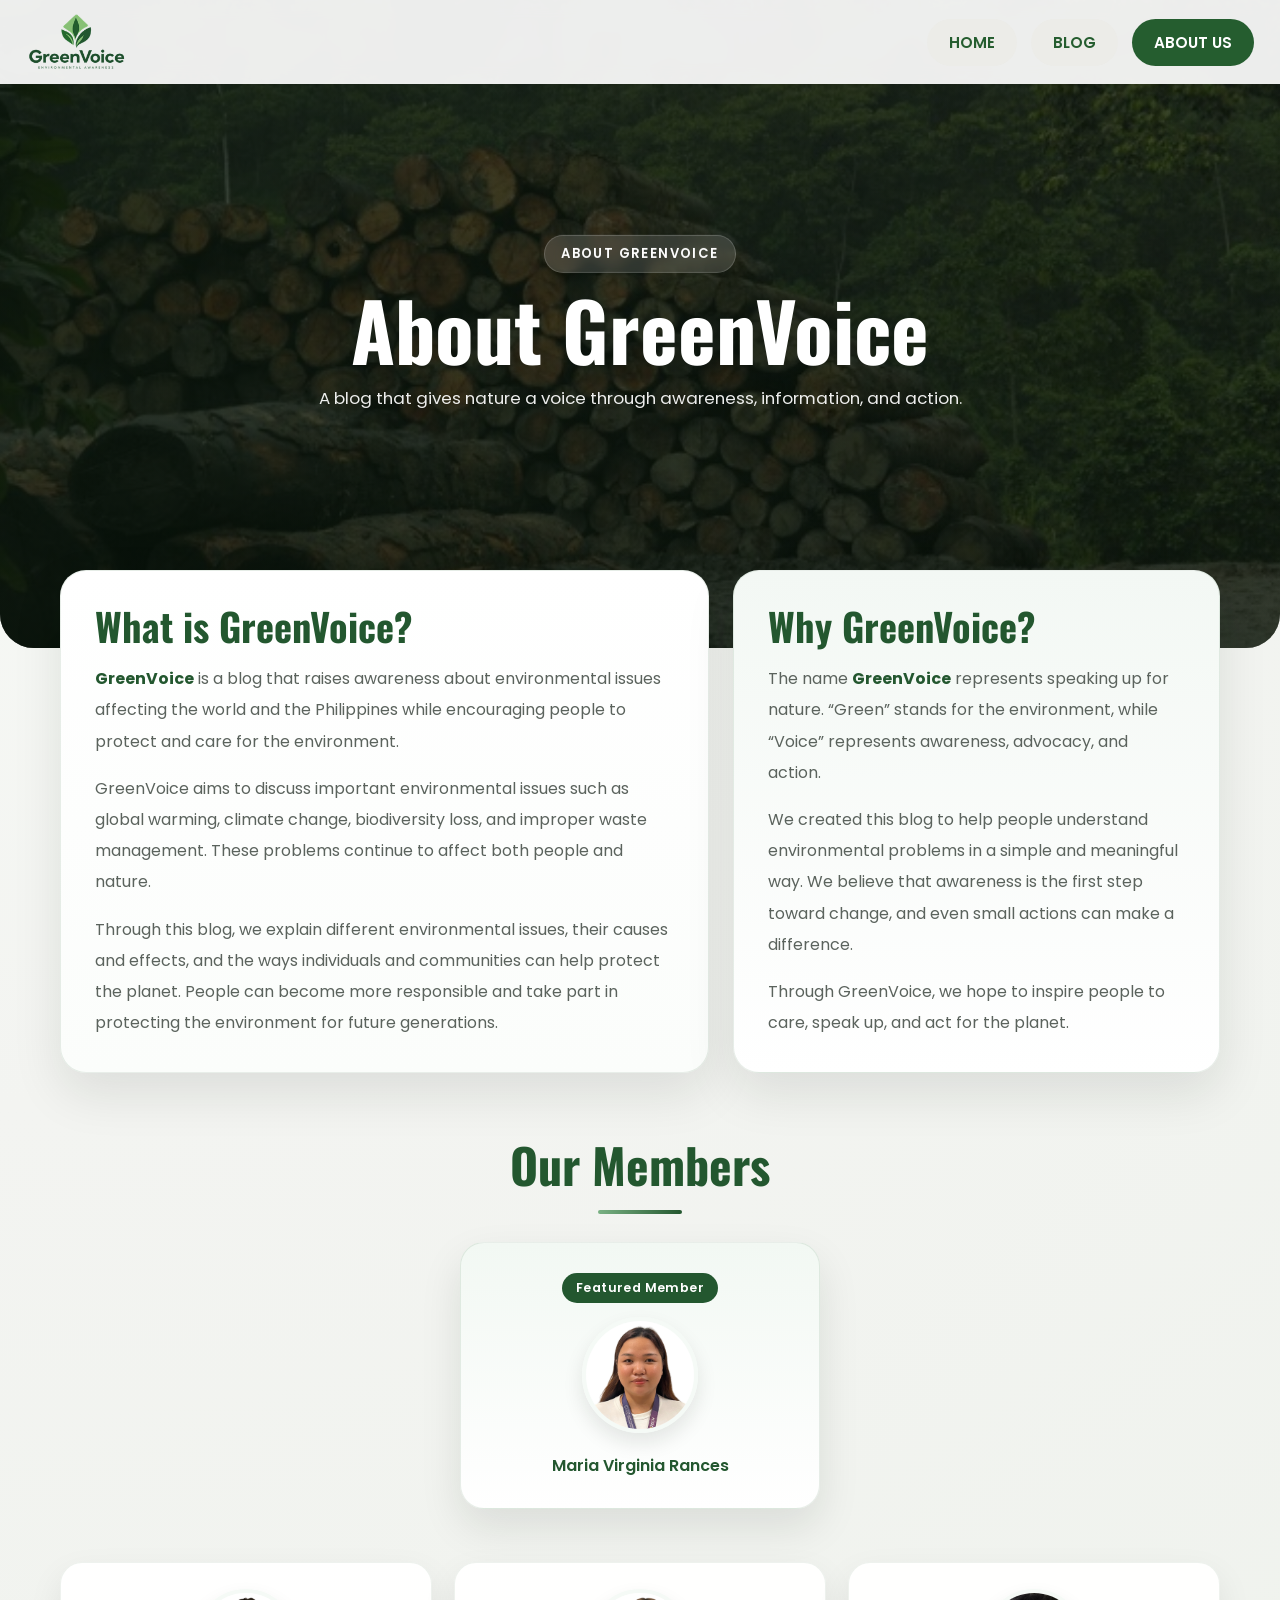
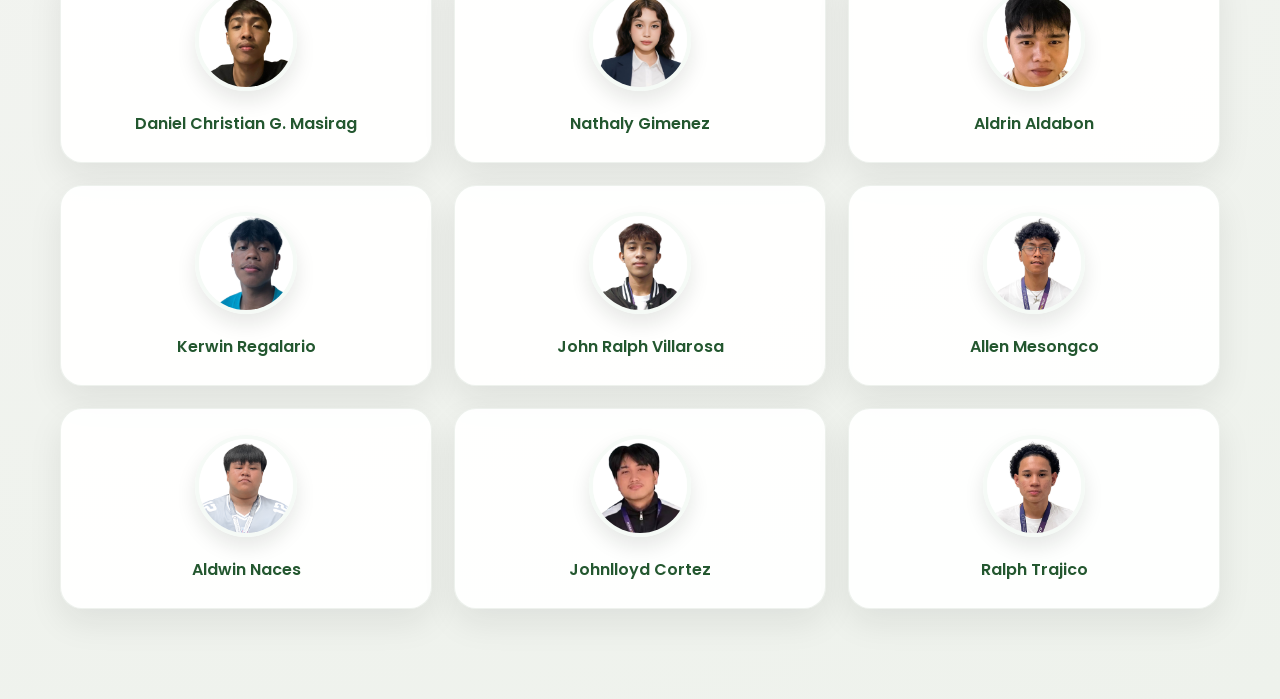
<file: BLOG/about.html>
<!DOCTYPE html>
<html lang="en">
<head>
  <meta charset="UTF-8" />
  <meta name="viewport" content="width=device-width, initial-scale=1.0" />
  <title>GreenVoice | About Us</title>

  <link rel="preconnect" href="https://fonts.googleapis.com">
  <link rel="preconnect" href="https://fonts.gstatic.com" crossorigin>
  <link href="https://fonts.googleapis.com/css2?family=Oswald:wght@400;500;600;700&family=Poppins:wght@300;400;500;600;700&display=swap" rel="stylesheet">
  <link rel="icon" href="favicon.ico" type="image/x-icon">
  <link rel="stylesheet" href="about.css" />
</head>
<style>
  .member-card a {
  text-decoration: none; /* Removes the blue underline */
  color: inherit; /* Ensures the text color matches the surrounding style */
}

.member-card a:hover h3 {
  text-decoration: none; /* Removes underline on hover */
}
</style>
<body>

  <!-- NAVBAR -->
  <header class="navbarblog">
    <nav class="nav-menublog">
      <a href="index.html">
        <img src="images/logo2.png" alt="GreenVoice Logo" class="nav-logo">
      </a>
      <div class="blog-links">
        <a href="index.html">HOME</a>
        <a href="blog.html">BLOG</a>
        <a href="about.html" class="active">ABOUT US</a>
      </div>
    </nav>
  </header>

  <!-- HERO -->
  <section class="about-hero">
    <img src="images/home.png" alt="Nature Background" class="about-hero-bg">
    <div class="about-overlay"></div>

    <div class="about-hero-text">
      <h1>About GreenVoice</h1>
      <p>
        A blog that gives nature a voice through awareness, information, and action.
      </p>
    </div>
  </section>

  <!-- ABOUT CONTENT -->
  <section class="about-section">
    <div class="about-box">
      <h2>What is GreenVoice?</h2>
      <p>
        <strong>GreenVoice</strong> is a blog that raises awareness about environmental issues
        affecting the world and the Philippines while encouraging people to protect and care
        for the environment.
      </p>

      <p>
        GreenVoice aims to discuss important environmental issues such as global warming,
        climate change, biodiversity loss, and improper waste management. These problems
        continue to affect both people and nature.
      </p>

      <p>
        Through this blog, we explain different environmental issues, their causes and effects,
        and the ways individuals and communities can help protect the planet. People can become more responsible and take part in protecting the
        environment for future generations.
      </p>
    </div>

    <div class="about-box">
      <h2>Why GreenVoice?</h2>
      <p>
        The name <strong>GreenVoice</strong> represents speaking up for nature.
        “Green” stands for the environment, while “Voice” represents awareness,
        advocacy, and action.
      </p>

      <p>
        We created this blog to help people understand environmental problems in a simple
        and meaningful way. We believe that awareness is the first step toward change,
        and even small actions can make a difference.
      </p>

      <p>
  Through GreenVoice, we hope to inspire people to care, speak up, and act for the planet.
</p>
    </div>
  </section>

  <!-- MEMBERS -->
  <section class="team-section">
    <h2>Our Members</h2>

    <div class="member-card">
      <a href="blog10.html">
        <img src="images/blog10-profile.png" alt="Maria Virginia Rances">
        <h3>Maria Virginia Rances</h3>
      </a>
    </div>

    <div><p>     
    </br> </p></div>

    <div class="team-grid">
      <div class="member-card">
        <a href="blog1.html">
          <img src="images/blog1-profile.png" alt="Daniel Christian G. Masirag">
          <h3>Daniel Christian G. Masirag</h3>
        </a>
      </div>

      <div class="member-card">
        <a href="blog2.html">
          <img src="images/blog2-profile.png" alt="Nathaly Gimenez">
          <h3>Nathaly Gimenez</h3>
        </a>
      </div>

      <div class="member-card">
        <a href="blog3.html">
          <img src="images/blog3-profile.png" alt="Aldrin Aldabon">
          <h3>Aldrin Aldabon</h3>
        </a>
      </div>

      <div class="member-card">
        <a href="blog4.html">
          <img src="images/blog4-profile.png" alt="Kerwin Regalario">
          <h3>Kerwin Regalario</h3>
        </a>
      </div>

      <div class="member-card">
        <a href="blog5.html">
          <img src="images/blog5-profile.png" alt="John Ralph Villarosa">
          <h3>John Ralph Villarosa</h3>
        </a>
      </div>

      <div class="member-card">
        <a href="blog6.html">
          <img src="images/blog6-profile.png" alt="Allen Mesongco">
          <h3>Allen Mesongco</h3>
        </a>
      </div>

      <div class="member-card">
        <a href="blog7.html">
          <img src="images/blog7-profile.png" alt="Aldwin Naces">
          <h3>Aldwin Naces</h3>
        </a>
      </div>

      <div class="member-card">
        <a href="blog8.html">
          <img src="images/blog8-profile.png" alt="Johnlloyd Cortez">
          <h3>Johnlloyd Cortez</h3>
        </a>
      </div>

      <div class="member-card">
        <a href="blog9.html">
          <img src="images/blog9-profile.png" alt="Ralph Trajico">
          <h3>Ralph Trajico</h3>
        </a>
      </div>
    </div>
  </section>

</body>
</html>
</file>
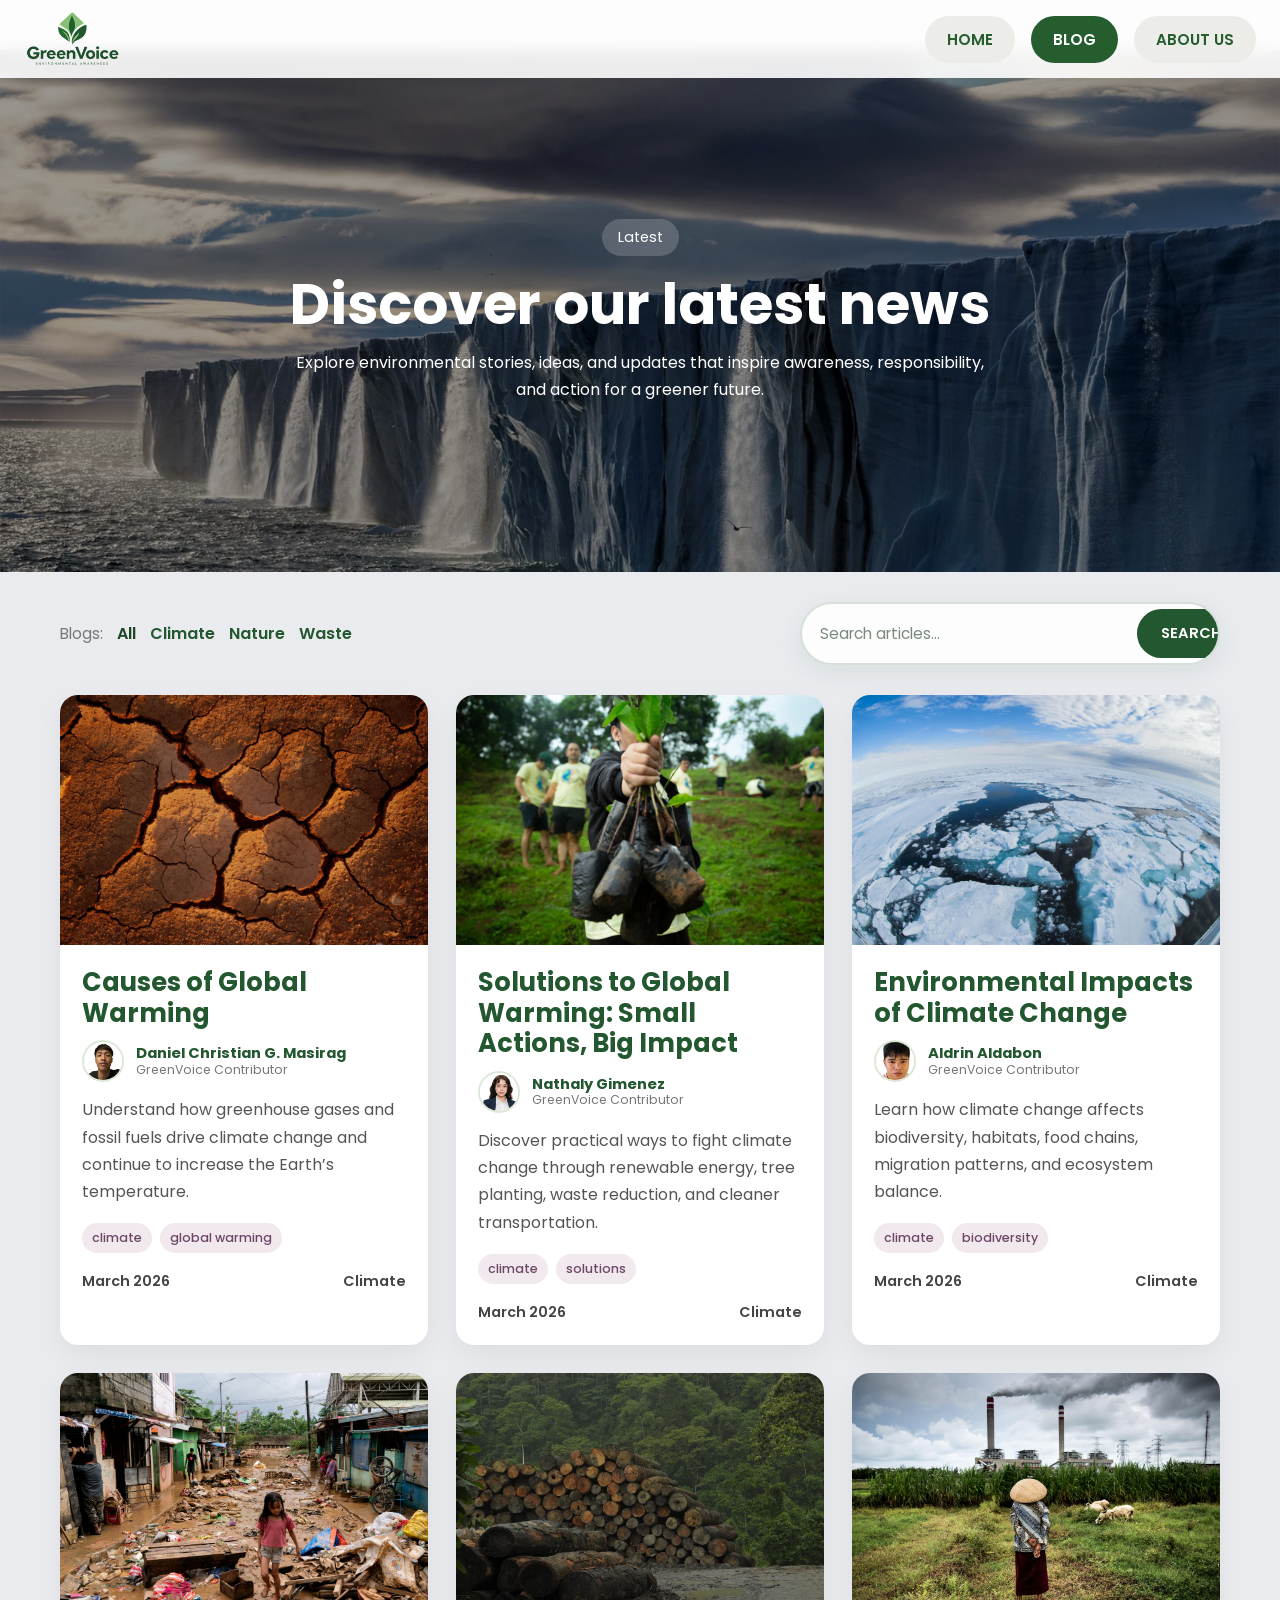
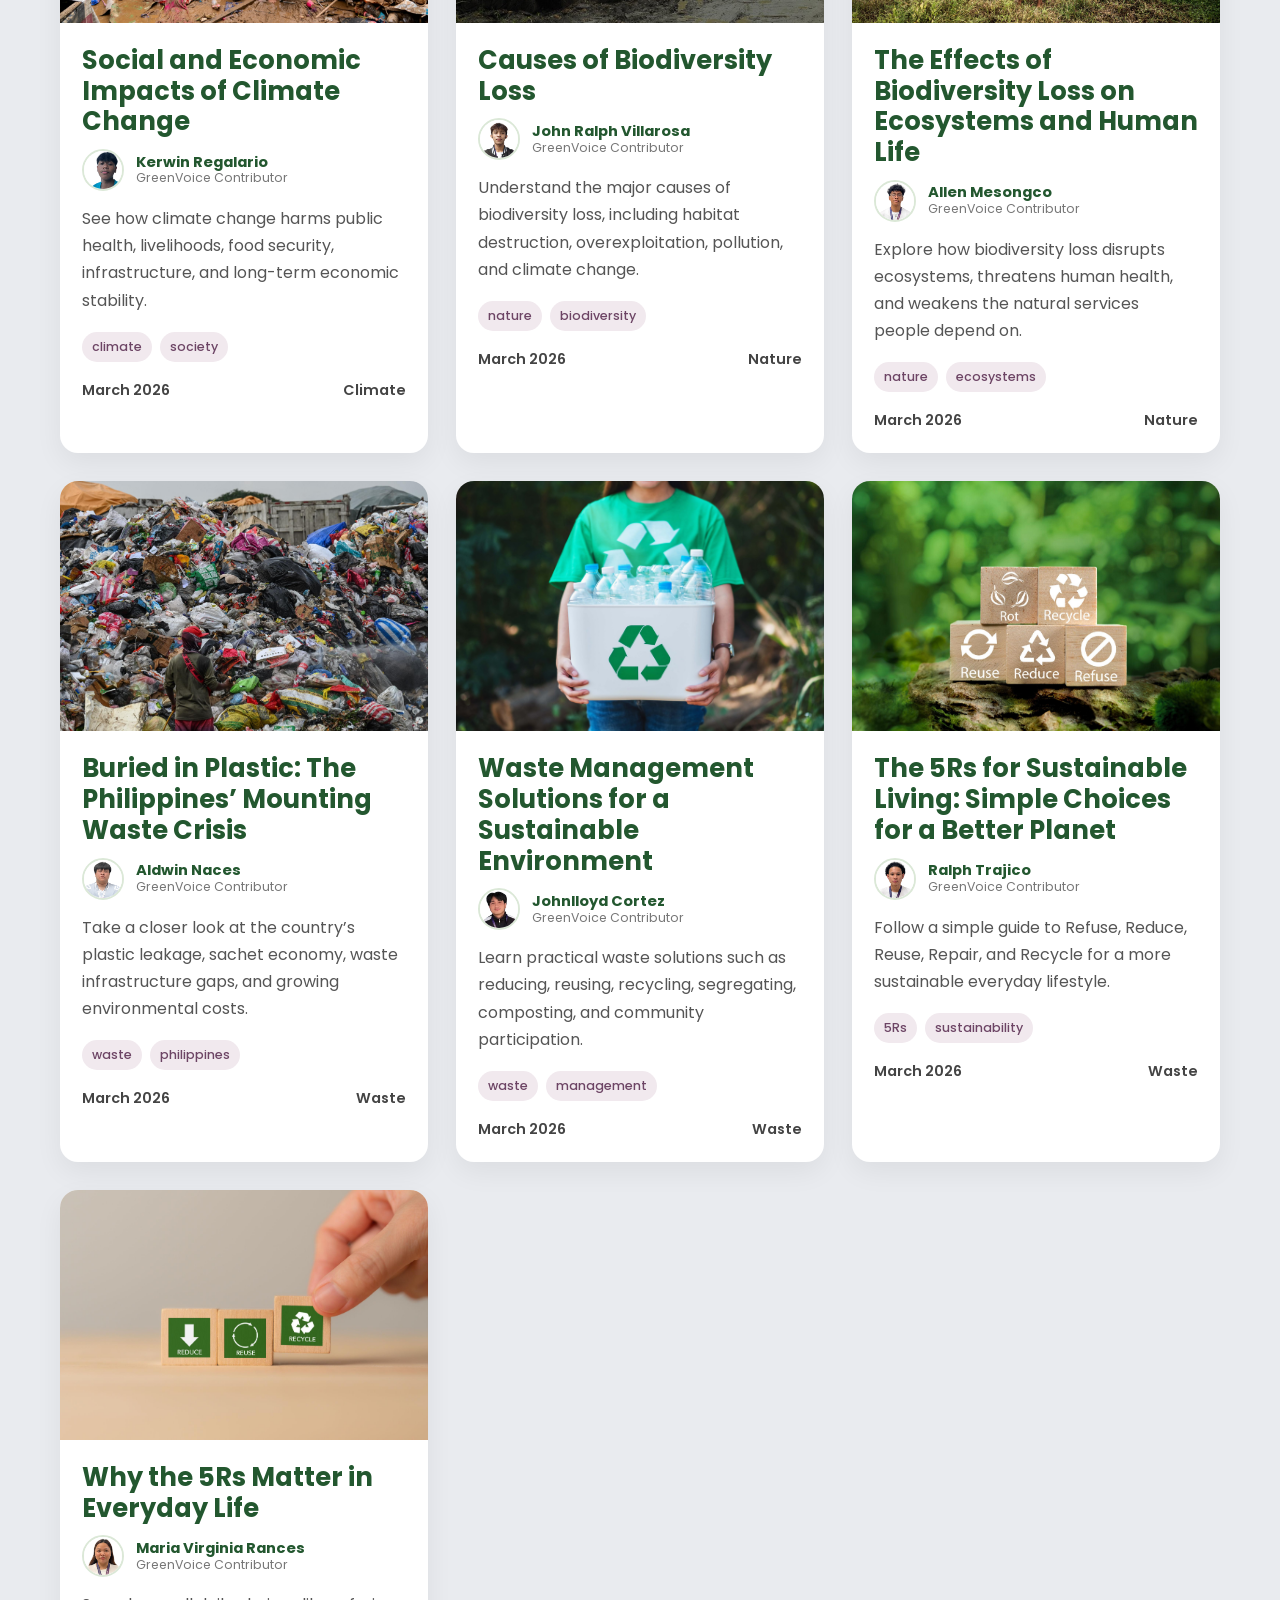
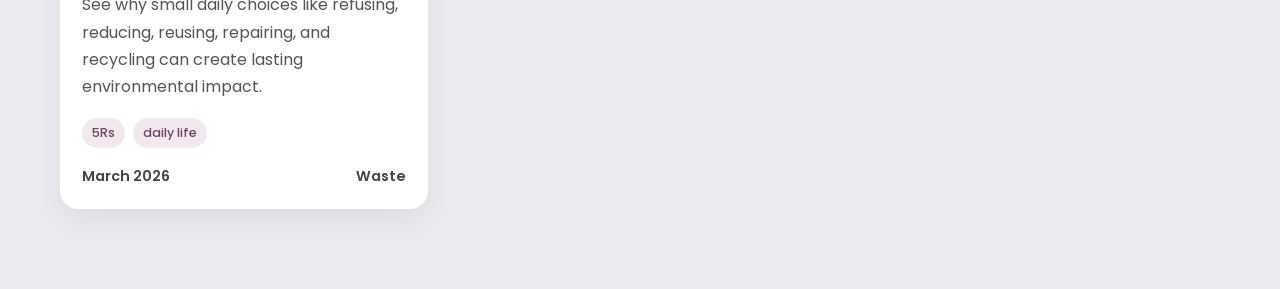
<file: BLOG/blog.html>
<!DOCTYPE html>
<html lang="en">
<head>
  <meta charset="UTF-8" />
  <meta name="viewport" content="width=device-width, initial-scale=1.0" />
  <title>GreenVoice | Blog</title>

  <link rel="preconnect" href="https://fonts.googleapis.com">
  <link rel="preconnect" href="https://fonts.gstatic.com" crossorigin>
  <link href="https://fonts.googleapis.com/css2?family=Poppins:wght@300;400;500;600;700&display=swap" rel="stylesheet">
  <link rel="icon" href="favicon.ico" type="image/x-icon">
  <link rel="stylesheet" href="design.css" />
</head>
<body class="blog-page">

  <!-- NAVBAR -->
  <header class="navbarblog">
    <nav class="nav-menublog">
      <a href="index.html">
        <img src="images/logo2.png" alt="GreenVoice Logo" class="nav-logo">
      </a>
      <div class="blog-links">
        <a href="index.html">HOME</a>
        <a href="blog.html" class="active">BLOG</a>
        <a href="about.html">ABOUT US</a>
      </div>
    </nav>
  </header>

  <!-- HERO / BLOG BANNER -->
  <section class="blog-hero">
    <img src="images/change1.avif" alt="GreenVoice Blog Banner" class="blog-hero-bg">

    <div class="blog-hero-overlay">
      <span class="blog-badge">Latest</span>
      <h1>Discover our latest news</h1>
      <p>
        Explore environmental stories, ideas, and updates that inspire
        awareness, responsibility, and action for a greener future.
      </p>
    </div>
  </section>

  <!-- BLOG FILTER / SEARCH -->
  <section class="blog-toolbar">
    <div class="blog-categories">
      <span>Blogs:</span>
      <a href="blog.html" class="active">All</a>
      <a href="blog1.html">Climate</a>
      <a href="blog6.html">Nature</a>
      <a href="blog7.html">Waste</a>
    </div>

    <div class="blog-search-box">
      <input type="text" id="blogSearch" placeholder="Search articles..." />
      <button type="button" id="searchBtn">SEARCH</button>
    </div>
  </section>

  <!-- BLOG POSTS -->
  <section class="blog-list-section">
    <div class="blog-list-grid">

      <!-- blog1 -->
      <a href="blog1.html" class="blog-card" data-category="Climate">
        <img src="images/blog1.png" onerror="this.onerror=null;this.src='images/blog1.png';" alt="Causes of Global Warming">
        <div class="blog-card-content">
          <h3>Causes of Global Warming</h3>

          <div class="blog-author">
            <img src="images/blog1-profile.png" onerror="this.onerror=null;this.src='images/blog1-profile.png';" alt="Daniel Christian G. Masirag">
            <div>
              <strong>Daniel Christian G. Masirag</strong>
              <span>GreenVoice Contributor</span>
            </div>
          </div>

          <p>
            Understand how greenhouse gases and fossil fuels drive climate change
            and continue to increase the Earth’s temperature.
          </p>

          <div class="blog-tags">
            <span>climate</span>
            <span>global warming</span>
          </div>

          <div class="blog-meta">
            <span>March 2026</span>
            <span>Climate</span>
          </div>
        </div>
      </a>

      <!-- blog2 -->
      <a href="blog2.html" class="blog-card" data-category="Climate">
        <img src="images/blog2.png" onerror="this.onerror=null;this.src='images/blog2.png';" alt="Solutions to Global Warming: Small Actions, Big Impact">
        <div class="blog-card-content">
          <h3>Solutions to Global Warming: Small Actions, Big Impact</h3>

          <div class="blog-author">
            <img src="images/blog2-profile.png" alt="Nathaly Gimenez">
            <div>
              <strong>Nathaly Gimenez</strong>
              <span>GreenVoice Contributor</span>
            </div>
          </div>

          <p>
            Discover practical ways to fight climate change through renewable
            energy, tree planting, waste reduction, and cleaner transportation.
          </p>

          <div class="blog-tags">
            <span>climate</span>
            <span>solutions</span>
          </div>

          <div class="blog-meta">
            <span>March 2026</span>
            <span>Climate</span>
          </div>
        </div>
      </a>

      <!-- blog3 -->
      <a href="blog3.html" class="blog-card" data-category="Climate">
        <img src="images/blog3.png" onerror="this.onerror=null;this.src='images/blog3.png';" alt="Environmental Impacts of Climate Change">
        <div class="blog-card-content">
          <h3>Environmental Impacts of Climate Change</h3>

          <div class="blog-author">
            <img src="images/blog3-profile.png" alt="Aldrin Aldabon">
            <div>
              <strong>Aldrin Aldabon</strong>
              <span>GreenVoice Contributor</span>
            </div>
          </div>

          <p>
            Learn how climate change affects biodiversity, habitats, food chains,
            migration patterns, and ecosystem balance.
          </p>

          <div class="blog-tags">
            <span>climate</span>
            <span>biodiversity</span>
          </div>

          <div class="blog-meta">
            <span>March 2026</span>
            <span>Climate</span>
          </div>
        </div>
      </a>

      <!-- blog4 -->
      <a href="blog4.html" class="blog-card" data-category="Climate">
        <img src="images/blog4.png" onerror="this.onerror=null;this.src='images/blog4.png';" alt="Social and Economic Impacts of Climate Change">
        <div class="blog-card-content">
          <h3>Social and Economic Impacts of Climate Change</h3>

          <div class="blog-author">
            <img src="images/blog4-profile.png" alt="Kerwin Regalario">
            <div>
              <strong>Kerwin Regalario</strong>
              <span>GreenVoice Contributor</span>
            </div>
          </div>

          <p>
            See how climate change harms public health, livelihoods, food
            security, infrastructure, and long-term economic stability.
          </p>

          <div class="blog-tags">
            <span>climate</span>
            <span>society</span>
          </div>

          <div class="blog-meta">
            <span>March 2026</span>
            <span>Climate</span>
          </div>
        </div>
      </a>

      <!-- blog5 -->
      <a href="blog5.html" class="blog-card" data-category="Nature">
        <img src="images/blog5.png" onerror="this.onerror=null;this.src='images/blog5.png';" alt="Causes of Biodiversity Loss">
        <div class="blog-card-content">
          <h3>Causes of Biodiversity Loss</h3>

          <div class="blog-author">
            <img src="images/blog5-profile.png" alt="John Ralph Villarosa">
            <div>
              <strong>John Ralph Villarosa</strong>
              <span>GreenVoice Contributor</span>
            </div>
          </div>

          <p>
            Understand the major causes of biodiversity loss, including habitat
            destruction, overexploitation, pollution, and climate change.
          </p>

          <div class="blog-tags">
            <span>nature</span>
            <span>biodiversity</span>
          </div>

          <div class="blog-meta">
            <span>March 2026</span>
            <span>Nature</span>
          </div>
        </div>
      </a>

      <!-- blog6 -->
      <a href="blog6.html" class="blog-card" data-category="Nature">
        <img src="images/blog6.png" onerror="this.onerror=null;this.src='images/blog6.png';" alt="The Effects of Biodiversity Loss on Ecosystems and Human Life">
        <div class="blog-card-content">
          <h3>The Effects of Biodiversity Loss on Ecosystems and Human Life</h3>

          <div class="blog-author">
            <img src="images/blog6-profile.png" alt="Allen Mesongco">
            <div>
              <strong>Allen Mesongco</strong>
              <span>GreenVoice Contributor</span>
            </div>
          </div>

          <p>
            Explore how biodiversity loss disrupts ecosystems, threatens human
            health, and weakens the natural services people depend on.
          </p>

          <div class="blog-tags">
            <span>nature</span>
            <span>ecosystems</span>
          </div>

          <div class="blog-meta">
            <span>March 2026</span>
            <span>Nature</span>
          </div>
        </div>
      </a>

      <!-- blog7 -->
      <a href="blog7.html" class="blog-card" data-category="Waste">
        <img src="images/blog7.png" onerror="this.onerror=null;this.src='images/blog7.png';" alt="Buried in Plastic: The Philippines’ Mounting Waste Crisis">
        <div class="blog-card-content">
          <h3>Buried in Plastic: The Philippines’ Mounting Waste Crisis</h3>

          <div class="blog-author">
            <img src="images/blog7-profile.png" alt="Aldwin Naces">
            <div>
              <strong>Aldwin Naces</strong>
              <span>GreenVoice Contributor</span>
            </div>
          </div>

          <p>
            Take a closer look at the country’s plastic leakage, sachet economy,
            waste infrastructure gaps, and growing environmental costs.
          </p>

          <div class="blog-tags">
            <span>waste</span>
            <span>philippines</span>
          </div>

          <div class="blog-meta">
            <span>March 2026</span>
            <span>Waste</span>
          </div>
        </div>
      </a>

      <!-- blog8 -->
      <a href="blog8.html" class="blog-card" data-category="Waste">
        <img src="images/blog8.png" onerror="this.onerror=null;this.src='images/blog8.png';" alt="Waste Management Solutions for a Sustainable Environment">
        <div class="blog-card-content">
          <h3>Waste Management Solutions for a Sustainable Environment</h3>

          <div class="blog-author">
            <img src="images/blog8-profile.png" alt="Johnlloyd Cortez">
            <div>
              <strong>Johnlloyd Cortez</strong>
              <span>GreenVoice Contributor</span>
            </div>
          </div>

          <p>
            Learn practical waste solutions such as reducing, reusing,
            recycling, segregating, composting, and community participation.
          </p>

          <div class="blog-tags">
            <span>waste</span>
            <span>management</span>
          </div>

          <div class="blog-meta">
            <span>March 2026</span>
            <span>Waste</span>
          </div>
        </div>
      </a>

      <!-- blog9 -->
      <a href="blog9.html" class="blog-card" data-category="Waste">
        <img src="images/blog9.png" onerror="this.onerror=null;this.src='images/blog9.png';" alt="The 5Rs for Sustainable Living: Simple Choices for a Better Planet">
        <div class="blog-card-content">
          <h3>The 5Rs for Sustainable Living: Simple Choices for a Better Planet</h3>

          <div class="blog-author">
            <img src="images/blog9-profile.png" alt="Ralph Trajico">
            <div>
              <strong>Ralph Trajico</strong>
              <span>GreenVoice Contributor</span>
            </div>
          </div>

          <p>
            Follow a simple guide to Refuse, Reduce, Reuse, Repair, and Recycle
            for a more sustainable everyday lifestyle.
          </p>

          <div class="blog-tags">
            <span>5Rs</span>
            <span>sustainability</span>
          </div>

          <div class="blog-meta">
            <span>March 2026</span>
            <span>Waste</span>
          </div>
        </div>
      </a>

      <!-- blog10 -->
      <a href="blog10.html" class="blog-card" data-category="Waste">
        <img src="images/blog10.png" onerror="this.onerror=null;this.src='images/blog10.png';" alt="Why the 5Rs Matter in Everyday Life">
        <div class="blog-card-content">
          <h3>Why the 5Rs Matter in Everyday Life</h3>

          <div class="blog-author">
            <img src="images/blog10-profile.png" alt="Maria Virginia Rances">
            <div>
              <strong>Maria Virginia Rances</strong>
              <span>GreenVoice Contributor</span>
            </div>
          </div>

          <p>
            See why small daily choices like refusing, reducing, reusing,
            repairing, and recycling can create lasting environmental impact.
          </p>

          <div class="blog-tags">
            <span>5Rs</span>
            <span>daily life</span>
          </div>

          <div class="blog-meta">
            <span>March 2026</span>
            <span>Waste</span>
          </div>
        </div>
      </a>

    </div>
  </section>

  <script src="design.js"></script>
</body>
</html>
</file>
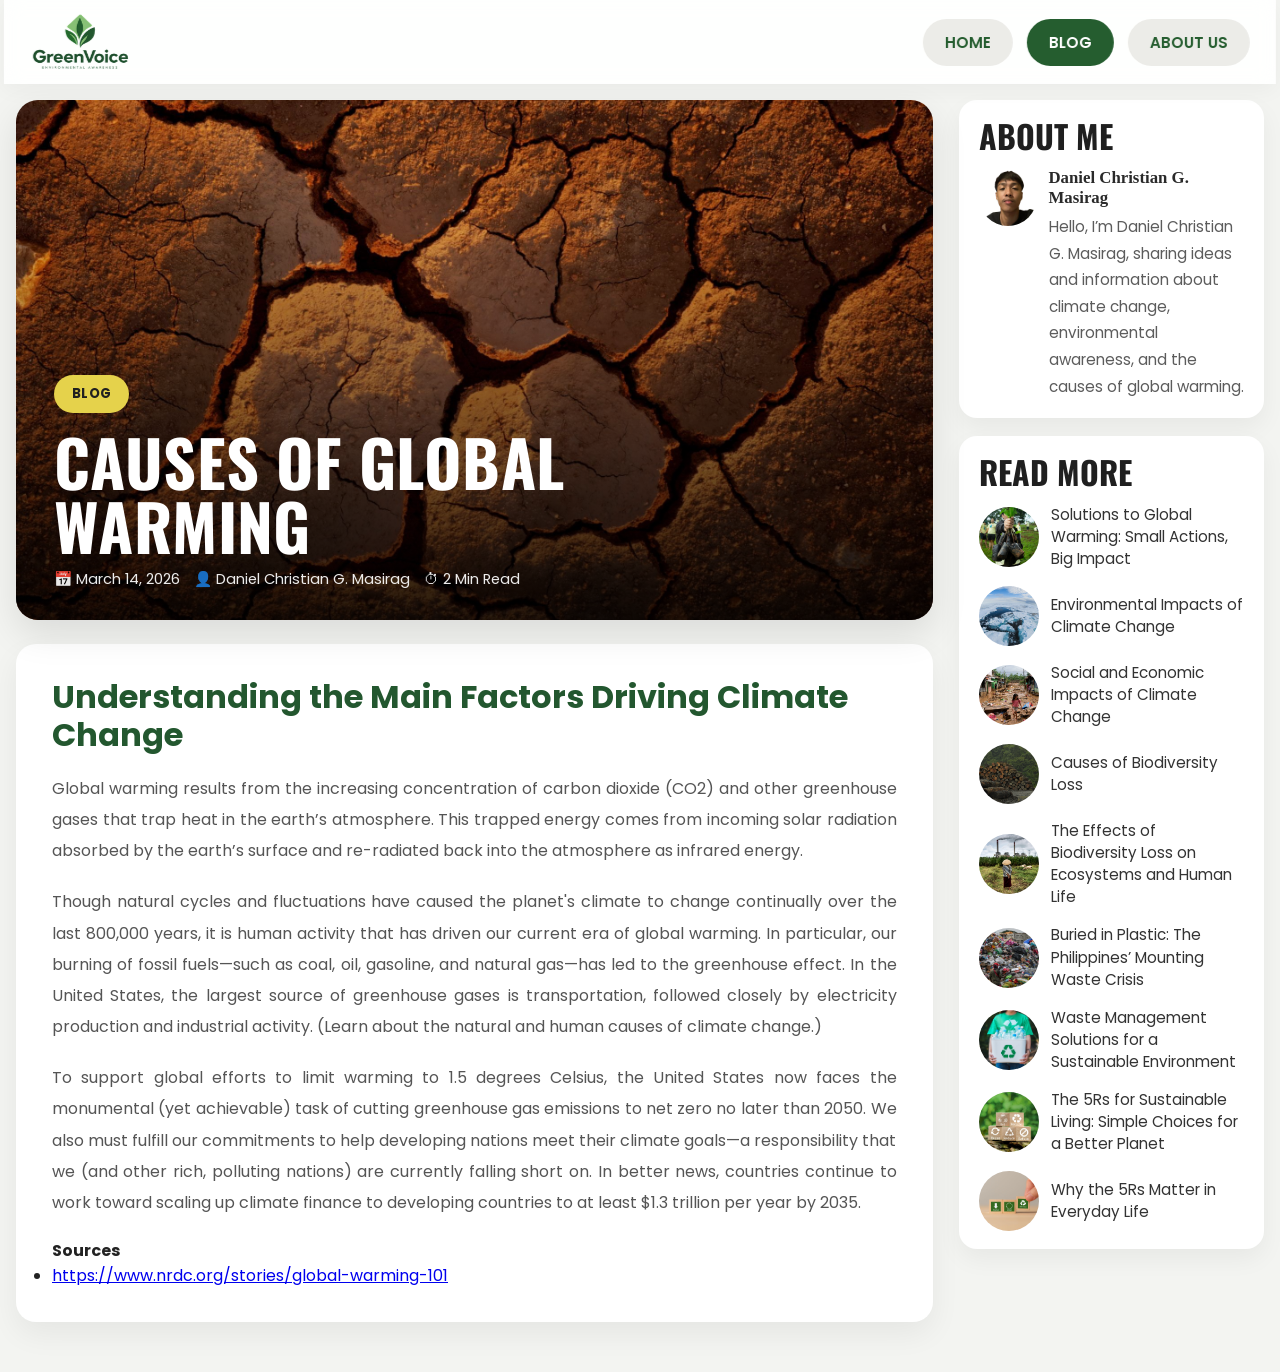
<file: BLOG/blog1.html>
<!DOCTYPE html>
<html lang="en">
<head>
  <meta charset="UTF-8" />
  <meta name="viewport" content="width=device-width, initial-scale=1.0" />
  <title>GreenVoice | Causes of Global Warming</title>

  <link rel="preconnect" href="https://fonts.googleapis.com">
  <link rel="preconnect" href="https://fonts.gstatic.com" crossorigin>
  <link href="https://fonts.googleapis.com/css2?family=Oswald:wght@400;500;600;700&family=Poppins:wght@300;400;500;600;700&display=swap" rel="stylesheet">
  <link rel="icon" href="favicon.ico" type="image/x-icon">
  <link rel="stylesheet" href="content.css" />
</head>
<body>

  <header class="navbarblog">
    <nav class="nav-menublog">
      <a href="index.html">
        <img src="images/logo2.png" alt="GreenVoice Logo" class="nav-logo">
      </a>
      <div class="blog-links">
        <a href="index.html">HOME</a>
        <a href="blog.html" class="active">BLOG</a>
        <a href="about.html">ABOUT US</a>
      </div>
    </nav>
  </header>

  <main class="content-wrapper">

    <section class="main-content">
      <article class="featured-post">
        <div class="featured-image">
          <img src="images/blog1.png" alt="Causes of Global Warming">

          <div class="overlay"></div>

          <div class="featured-text">
            <span class="category-tag">BLOG</span>
            <h2>Causes of Global Warming</h2>

            <div class="post-meta">
              <span>📅 March 14, 2026</span>
              <span>👤 Daniel Christian G. Masirag</span>
              <span>⏱ 2 Min Read</span>
            </div>
          </div>
        </div>

        <div class="post-description">
          <h3>Understanding the Main Factors Driving Climate Change</h3>

          <p>Global warming results from the increasing concentration of carbon dioxide (CO2) and other greenhouse gases that trap heat in the earth’s atmosphere. This trapped energy comes from incoming solar radiation absorbed by the earth’s surface and re-radiated back into the atmosphere as infrared energy.</p>
          <p>Though natural cycles and fluctuations have caused the planet&#x27;s climate to change continually over the last 800,000 years, it is human activity that has driven our current era of global warming. In particular, our burning of fossil fuels—such as coal, oil, gasoline, and natural gas—has led to the greenhouse effect. In the United States, the largest source of greenhouse gases is transportation, followed closely by electricity production and industrial activity. (Learn about the natural and human causes of climate change.)</p>
          <p>To support global efforts to limit warming to 1.5 degrees Celsius, the United States now faces the monumental (yet achievable) task of cutting greenhouse gas emissions to net zero no later than 2050. We also must fulfill our commitments to help developing nations meet their climate goals—a responsibility that we (and other rich, polluting nations) are currently falling short on. In better news, countries continue to work toward scaling up climate finance to developing countries to at least $1.3 trillion per year by 2035.</p>

          <div class="post-sources">
            <h4>Sources</h4>
            <ul>
              <li><a href="https://www.nrdc.org/stories/global-warming-101" target="_blank" rel="noopener noreferrer">https://www.nrdc.org/stories/global-warming-101</a></li>
            </ul>
          </div>
        </div>
      </article>
    </section>

    <aside class="sidebar">
      <div class="sidebar-card about-card">
        <h3>ABOUT ME</h3>
        <div class="about-profile">
          <img src="images/blog1-profile.png" alt="Daniel Christian G. Masirag">
          <div>
            <h4>Daniel Christian G. Masirag</h4>
            <p>
              Hello, I’m Daniel Christian G. Masirag, sharing ideas and information about climate change, environmental awareness, and the causes of global warming.
            </p>
          </div>
        </div>
      </div>

      <div class="sidebar-card readmore-card">
        <h3>READ MORE</h3>

        <div class="mini-post">
          <a href="blog2.html" style="display:flex; align-items:center; gap:12px; text-decoration:none; color:inherit;">
            <img src="images/blog2.png" alt="Solutions to Global Warming: Small Actions, Big Impact">
            <p>Solutions to Global Warming: Small Actions, Big Impact</p>
          </a>
        </div>

        <div class="mini-post">
          <a href="blog3.html" style="display:flex; align-items:center; gap:12px; text-decoration:none; color:inherit;">
            <img src="images/blog3.png" alt="Environmental Impacts of Climate Change">
            <p>Environmental Impacts of Climate Change</p>
          </a>
        </div>

        <div class="mini-post">
          <a href="blog4.html" style="display:flex; align-items:center; gap:12px; text-decoration:none; color:inherit;">
            <img src="images/blog4.png" alt="Social and Economic Impacts of Climate Change">
            <p>Social and Economic Impacts of Climate Change</p>
          </a>
        </div>

        <div class="mini-post">
          <a href="blog5.html" style="display:flex; align-items:center; gap:12px; text-decoration:none; color:inherit;">
            <img src="images/blog5.png" alt="Causes of Biodiversity Loss">
            <p>Causes of Biodiversity Loss</p>
          </a>
        </div>

        <div class="mini-post">
          <a href="blog6.html" style="display:flex; align-items:center; gap:12px; text-decoration:none; color:inherit;">
            <img src="images/blog6.png" alt="The Effects of Biodiversity Loss on Ecosystems and Human Life">
            <p>The Effects of Biodiversity Loss on Ecosystems and Human Life</p>
          </a>
        </div>

        <div class="mini-post">
          <a href="blog7.html" style="display:flex; align-items:center; gap:12px; text-decoration:none; color:inherit;">
            <img src="images/blog7.png" alt="Buried in Plastic: The Philippines’ Mounting Waste Crisis">
            <p>Buried in Plastic: The Philippines’ Mounting Waste Crisis</p>
          </a>
        </div>

        <div class="mini-post">
          <a href="blog8.html" style="display:flex; align-items:center; gap:12px; text-decoration:none; color:inherit;">
            <img src="images/blog8.png" alt="Waste Management Solutions for a Sustainable Environment">
            <p>Waste Management Solutions for a Sustainable Environment</p>
          </a>
        </div>

        <div class="mini-post">
          <a href="blog9.html" style="display:flex; align-items:center; gap:12px; text-decoration:none; color:inherit;">
            <img src="images/blog9.png" alt="The 5Rs for Sustainable Living: Simple Choices for a Better Planet">
            <p>The 5Rs for Sustainable Living: Simple Choices for a Better Planet</p>
          </a>
        </div>

        <div class="mini-post">
          <a href="blog10.html" style="display:flex; align-items:center; gap:12px; text-decoration:none; color:inherit;">
            <img src="images/blog10.png" alt="Why the 5Rs Matter in Everyday Life">
            <p>Why the 5Rs Matter in Everyday Life</p>
          </a>
        </div>
      </div>
    </aside>

  </main>

</body>
</html>
</file>
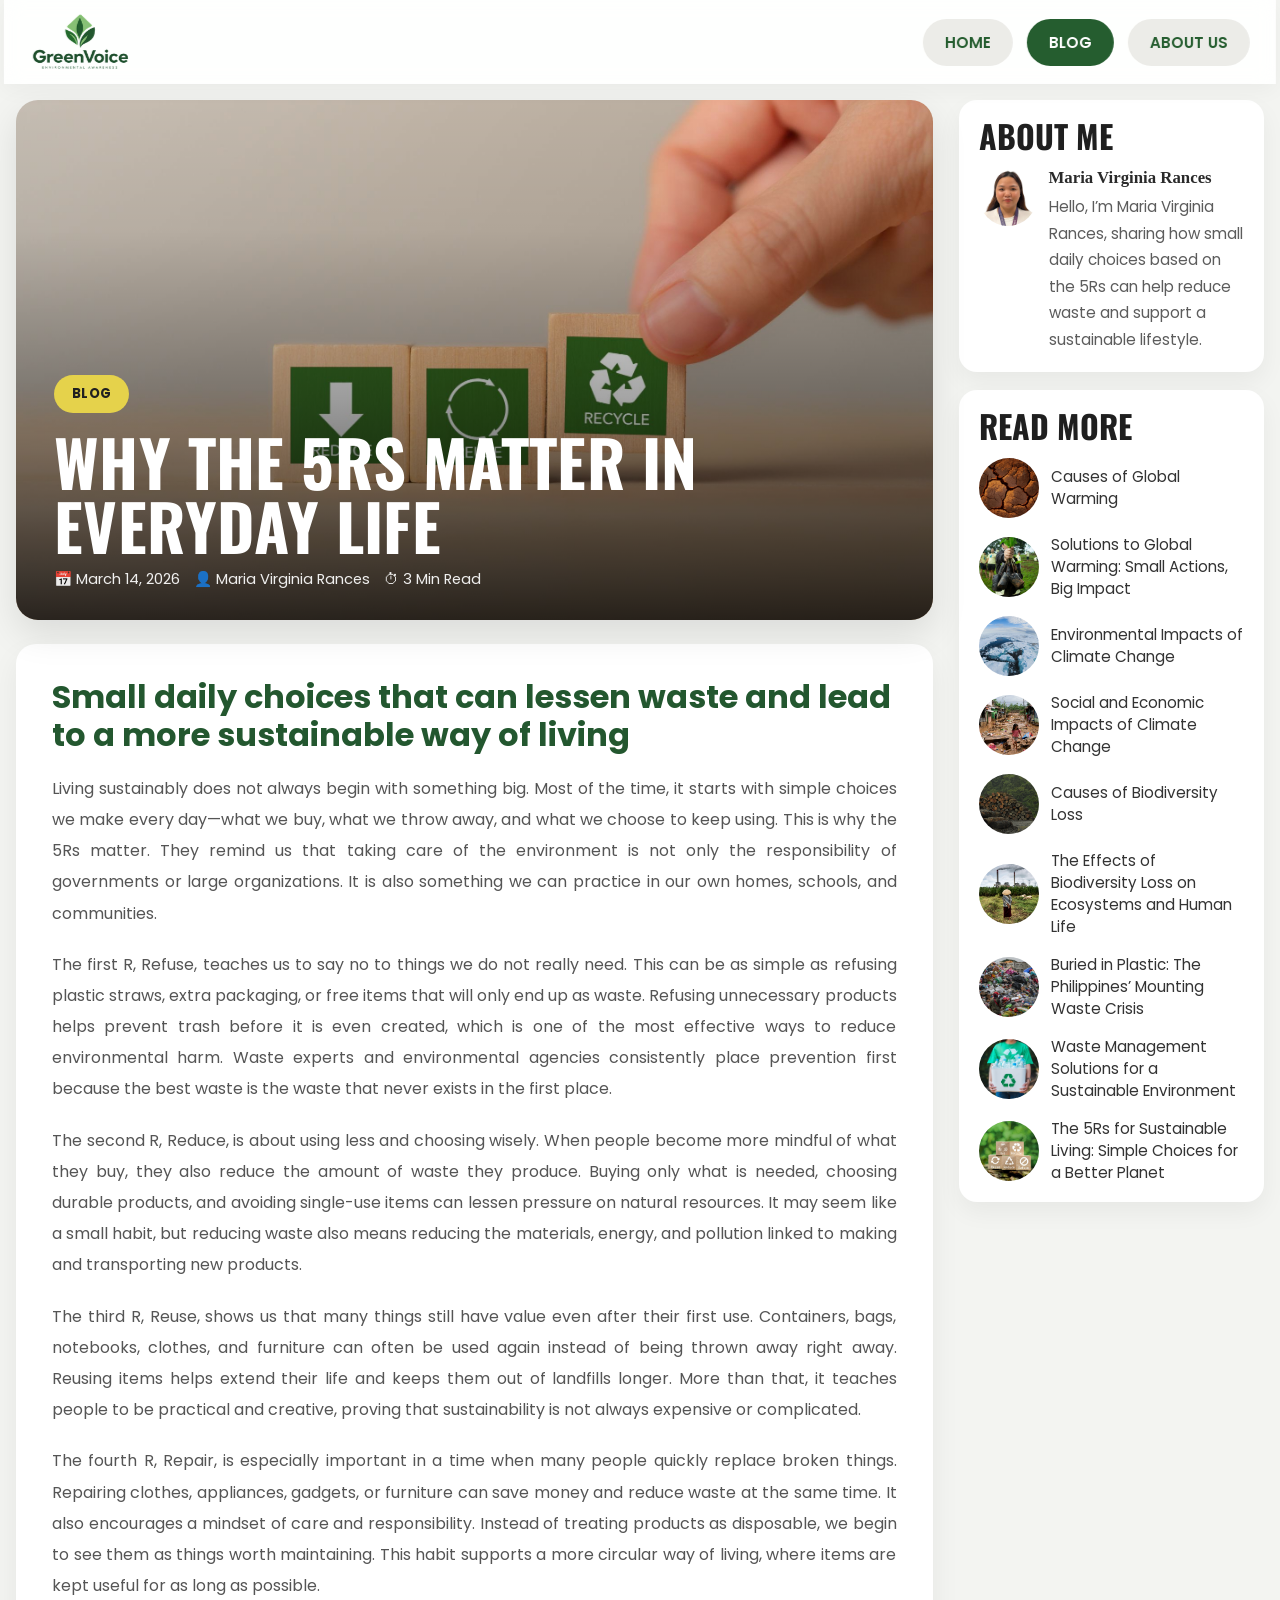
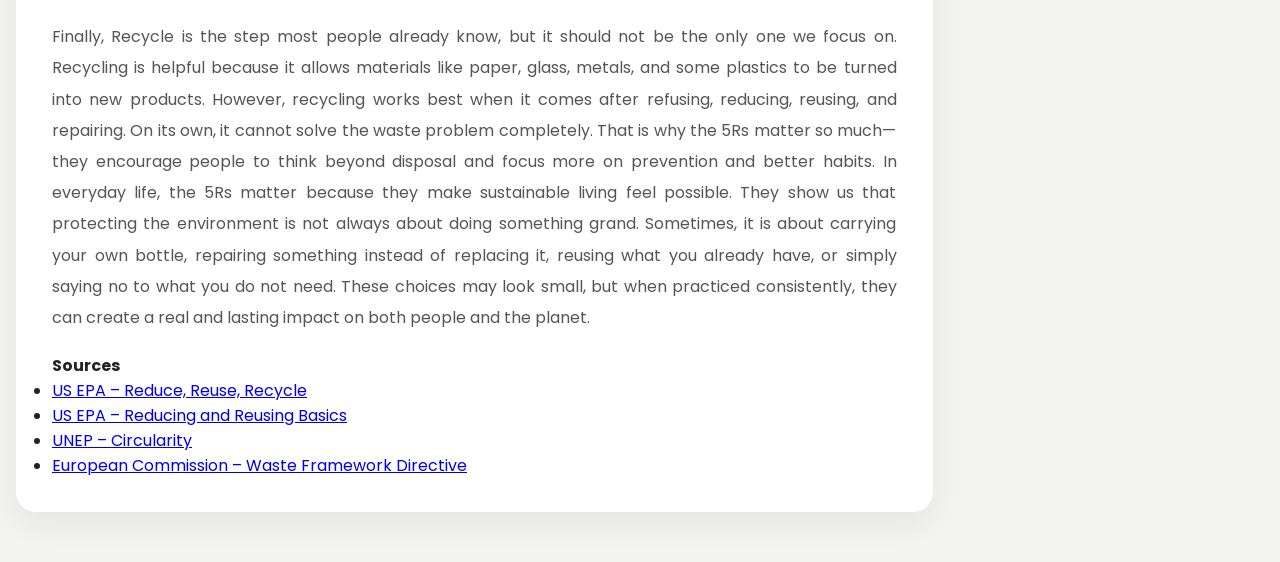
<file: BLOG/blog10.html>
<!DOCTYPE html>
<html lang="en">
<head>
  <meta charset="UTF-8" />
  <meta name="viewport" content="width=device-width, initial-scale=1.0" />
  <title>GreenVoice | Why the 5Rs Matter in Everyday Life</title>

  <link rel="preconnect" href="https://fonts.googleapis.com">
  <link rel="preconnect" href="https://fonts.gstatic.com" crossorigin>
  <link href="https://fonts.googleapis.com/css2?family=Oswald:wght@400;500;600;700&family=Poppins:wght@300;400;500;600;700&display=swap" rel="stylesheet">
  <link rel="icon" href="favicon.ico" type="image/x-icon">
  <link rel="stylesheet" href="content.css" />
</head>
<body>

  <header class="navbarblog">
    <nav class="nav-menublog">
      <a href="index.html">
        <img src="images/logo2.png" alt="GreenVoice Logo" class="nav-logo">
      </a>
      <div class="blog-links">
        <a href="index.html">HOME</a>
        <a href="blog.html" class="active">BLOG</a>
        <a href="about.html">ABOUT US</a>
      </div>
    </nav>
  </header>

  <main class="content-wrapper">

    <section class="main-content">
      <article class="featured-post">
        <div class="featured-image">
          <img src="images/blog10.png" alt="Why the 5Rs Matter in Everyday Life">

          <div class="overlay"></div>

          <div class="featured-text">
            <span class="category-tag">BLOG</span>
            <h2>Why the 5Rs Matter in Everyday Life</h2>

            <div class="post-meta">
              <span>📅 March 14, 2026</span>
              <span>👤 Maria Virginia Rances</span>
              <span>⏱ 3 Min Read</span>
            </div>
          </div>
        </div>

        <div class="post-description">
          <h3>Small daily choices that can lessen waste and lead to a more sustainable way of living</h3>

          <p>Living sustainably does not always begin with something big. Most of the time, it starts with simple choices we make every day—what we buy, what we throw away, and what we choose to keep using. This is why the 5Rs matter. They remind us that taking care of the environment is not only the responsibility of governments or large organizations. It is also something we can practice in our own homes, schools, and communities.</p>
          <p>The first R, Refuse, teaches us to say no to things we do not really need. This can be as simple as refusing plastic straws, extra packaging, or free items that will only end up as waste. Refusing unnecessary products helps prevent trash before it is even created, which is one of the most effective ways to reduce environmental harm. Waste experts and environmental agencies consistently place prevention first because the best waste is the waste that never exists in the first place.</p>
          <p>The second R, Reduce, is about using less and choosing wisely. When people become more mindful of what they buy, they also reduce the amount of waste they produce. Buying only what is needed, choosing durable products, and avoiding single-use items can lessen pressure on natural resources. It may seem like a small habit, but reducing waste also means reducing the materials, energy, and pollution linked to making and transporting new products.</p>
          <p>The third R, Reuse, shows us that many things still have value even after their first use. Containers, bags, notebooks, clothes, and furniture can often be used again instead of being thrown away right away. Reusing items helps extend their life and keeps them out of landfills longer. More than that, it teaches people to be practical and creative, proving that sustainability is not always expensive or complicated.</p>
          <p>The fourth R, Repair, is especially important in a time when many people quickly replace broken things. Repairing clothes, appliances, gadgets, or furniture can save money and reduce waste at the same time. It also encourages a mindset of care and responsibility. Instead of treating products as disposable, we begin to see them as things worth maintaining. This habit supports a more circular way of living, where items are kept useful for as long as possible.</p>
          <p>Finally, Recycle is the step most people already know, but it should not be the only one we focus on. Recycling is helpful because it allows materials like paper, glass, metals, and some plastics to be turned into new products. However, recycling works best when it comes after refusing, reducing, reusing, and repairing. On its own, it cannot solve the waste problem completely. That is why the 5Rs matter so much—they encourage people to think beyond disposal and focus more on prevention and better habits. In everyday life, the 5Rs matter because they make sustainable living feel possible. They show us that protecting the environment is not always about doing something grand. Sometimes, it is about carrying your own bottle, repairing something instead of replacing it, reusing what you already have, or simply saying no to what you do not need. These choices may look small, but when practiced consistently, they can create a real and lasting impact on both people and the planet.</p>

          <div class="post-sources">
            <h4>Sources</h4>
            <ul>
              <li><a href="https://www.epa.gov/recycle" target="_blank" rel="noopener noreferrer">US EPA – Reduce, Reuse, Recycle</a></li>
              <li><a href="https://www.epa.gov/recycle/reducing-and-reusing-basics" target="_blank" rel="noopener noreferrer">US EPA – Reducing and Reusing Basics</a></li>
              <li><a href="https://www.unep.org/circularity" target="_blank" rel="noopener noreferrer">UNEP – Circularity</a></li>
              <li><a href="https://environment.ec.europa.eu/topics/waste-and-recycling/waste-framework-directive_en" target="_blank" rel="noopener noreferrer">European Commission – Waste Framework Directive</a></li>
            </ul>
          </div>
        </div>
      </article>
    </section>

    <aside class="sidebar">
      <div class="sidebar-card about-card">
        <h3>ABOUT ME</h3>
        <div class="about-profile">
          <img src="images/blog10-profile.png" alt="Maria Virginia Rances">
          <div>
            <h4>Maria Virginia Rances</h4>
            <p>
              Hello, I’m Maria Virginia Rances, sharing how small daily choices based on the 5Rs can help reduce waste and support a sustainable lifestyle.
            </p>
          </div>
        </div>
      </div>

      <div class="sidebar-card readmore-card">
        <h3>READ MORE</h3>

        <div class="mini-post">
          <a href="blog1.html" style="display:flex; align-items:center; gap:12px; text-decoration:none; color:inherit;">
            <img src="images/blog1.png" alt="Causes of Global Warming">
            <p>Causes of Global Warming</p>
          </a>
        </div>

        <div class="mini-post">
          <a href="blog2.html" style="display:flex; align-items:center; gap:12px; text-decoration:none; color:inherit;">
            <img src="images/blog2.png" alt="Solutions to Global Warming: Small Actions, Big Impact">
            <p>Solutions to Global Warming: Small Actions, Big Impact</p>
          </a>
        </div>

        <div class="mini-post">
          <a href="blog3.html" style="display:flex; align-items:center; gap:12px; text-decoration:none; color:inherit;">
            <img src="images/blog3.png" alt="Environmental Impacts of Climate Change">
            <p>Environmental Impacts of Climate Change</p>
          </a>
        </div>

        <div class="mini-post">
          <a href="blog4.html" style="display:flex; align-items:center; gap:12px; text-decoration:none; color:inherit;">
            <img src="images/blog4.png" alt="Social and Economic Impacts of Climate Change">
            <p>Social and Economic Impacts of Climate Change</p>
          </a>
        </div>

        <div class="mini-post">
          <a href="blog5.html" style="display:flex; align-items:center; gap:12px; text-decoration:none; color:inherit;">
            <img src="images/blog5.png" alt="Causes of Biodiversity Loss">
            <p>Causes of Biodiversity Loss</p>
          </a>
        </div>

        <div class="mini-post">
          <a href="blog6.html" style="display:flex; align-items:center; gap:12px; text-decoration:none; color:inherit;">
            <img src="images/blog6.png" alt="The Effects of Biodiversity Loss on Ecosystems and Human Life">
            <p>The Effects of Biodiversity Loss on Ecosystems and Human Life</p>
          </a>
        </div>

        <div class="mini-post">
          <a href="blog7.html" style="display:flex; align-items:center; gap:12px; text-decoration:none; color:inherit;">
            <img src="images/blog7.png" alt="Buried in Plastic: The Philippines’ Mounting Waste Crisis">
            <p>Buried in Plastic: The Philippines’ Mounting Waste Crisis</p>
          </a>
        </div>

        <div class="mini-post">
          <a href="blog8.html" style="display:flex; align-items:center; gap:12px; text-decoration:none; color:inherit;">
            <img src="images/blog8.png" alt="Waste Management Solutions for a Sustainable Environment">
            <p>Waste Management Solutions for a Sustainable Environment</p>
          </a>
        </div>

        <div class="mini-post">
          <a href="blog9.html" style="display:flex; align-items:center; gap:12px; text-decoration:none; color:inherit;">
            <img src="images/blog9.png" alt="The 5Rs for Sustainable Living: Simple Choices for a Better Planet">
            <p>The 5Rs for Sustainable Living: Simple Choices for a Better Planet</p>
          </a>
        </div>
      </div>
    </aside>

  </main>

</body>
</html>
</file>
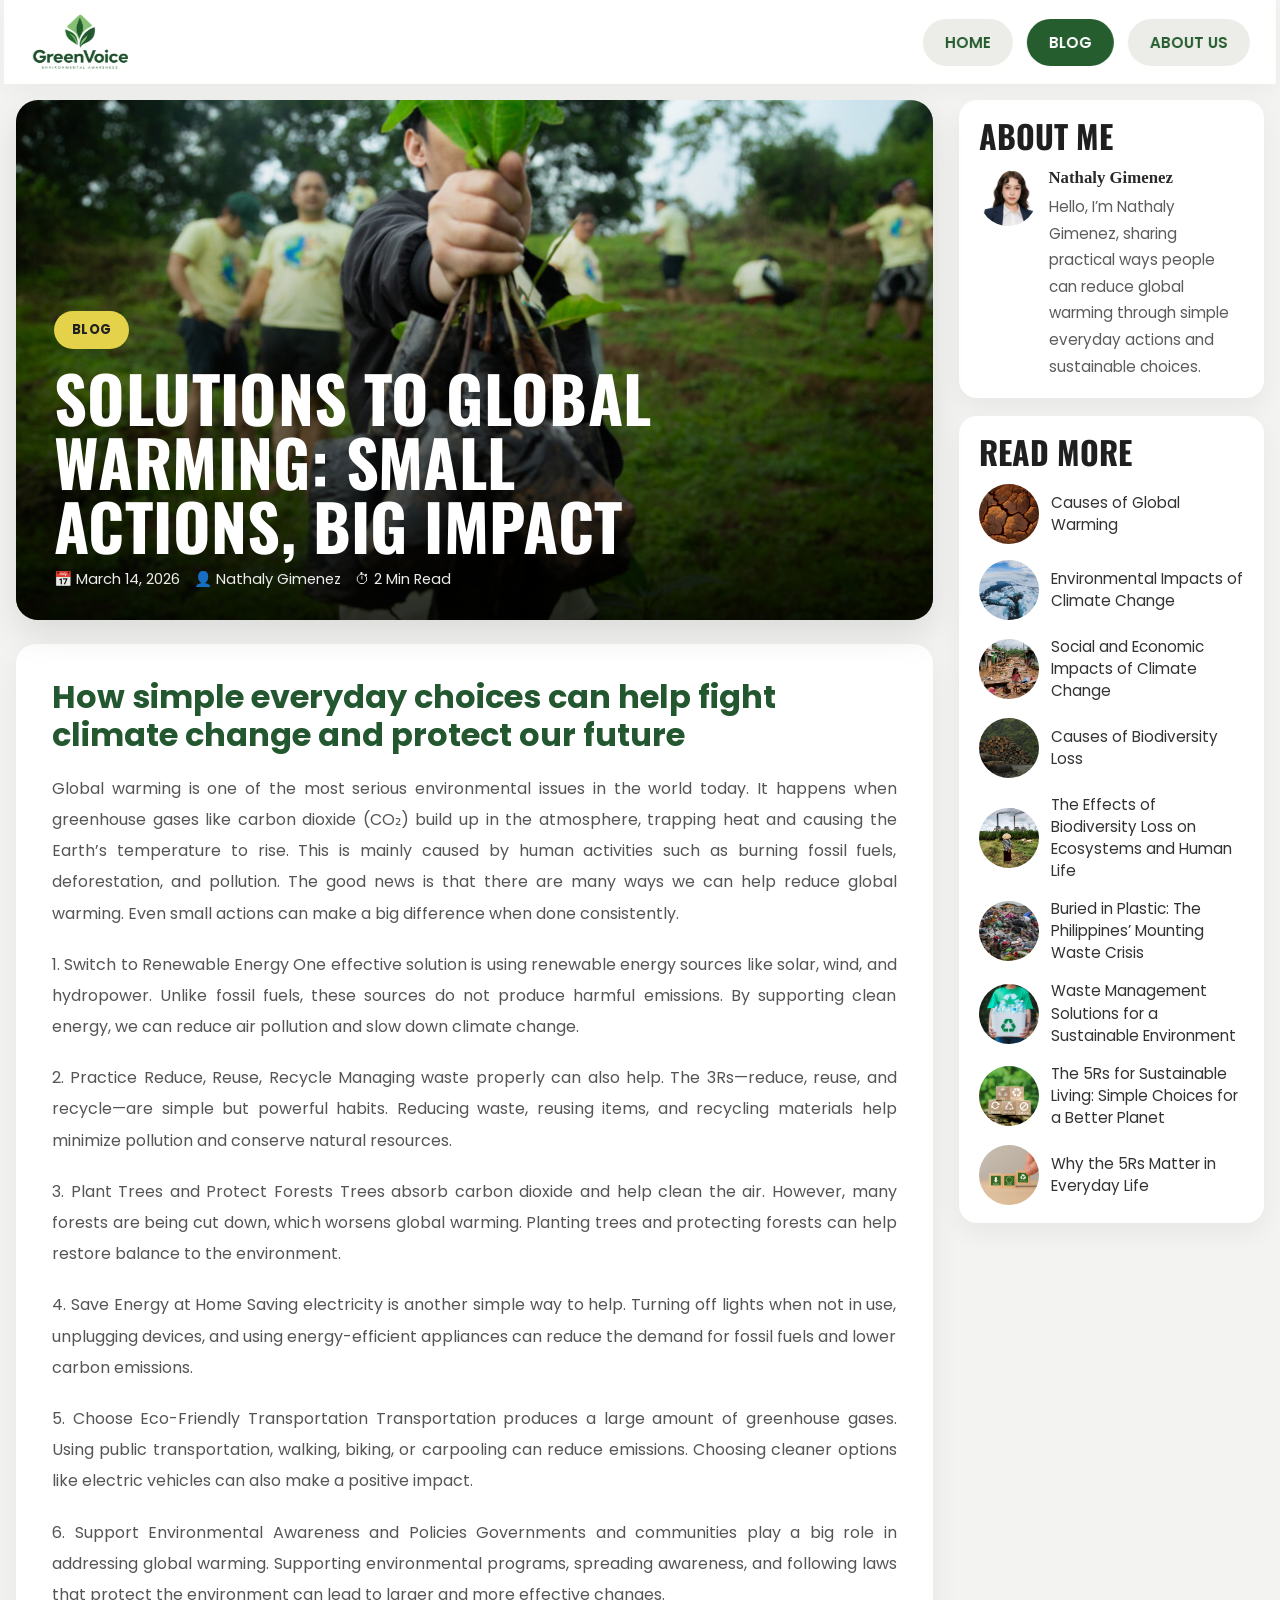
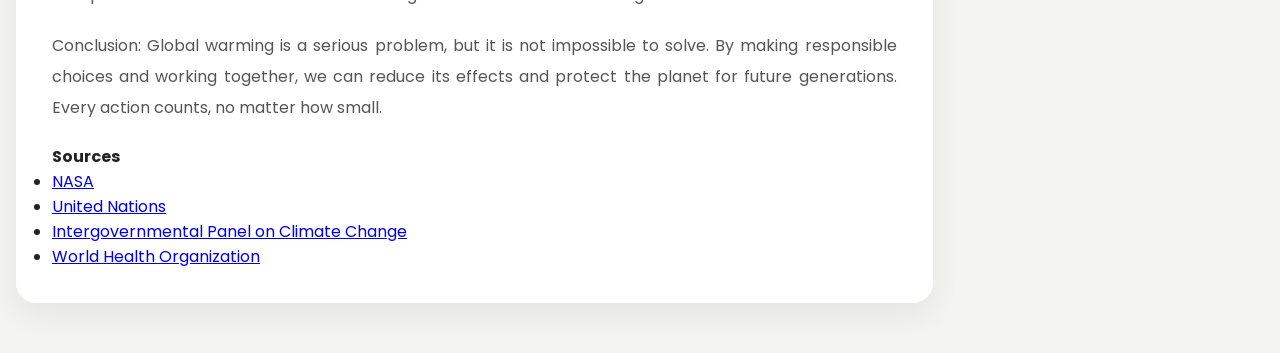
<file: BLOG/blog2.html>
<!DOCTYPE html>
<html lang="en">
<head>
  <meta charset="UTF-8" />
  <meta name="viewport" content="width=device-width, initial-scale=1.0" />
  <title>GreenVoice | Solutions to Global Warming: Small Actions, Big Impact</title>

  <link rel="preconnect" href="https://fonts.googleapis.com">
  <link rel="preconnect" href="https://fonts.gstatic.com" crossorigin>
  <link href="https://fonts.googleapis.com/css2?family=Oswald:wght@400;500;600;700&family=Poppins:wght@300;400;500;600;700&display=swap" rel="stylesheet">
  <link rel="icon" href="favicon.ico" type="image/x-icon">
  <link rel="stylesheet" href="content.css" />
</head>
<body>

  <header class="navbarblog">
    <nav class="nav-menublog">
      <a href="index.html">
        <img src="images/logo2.png" alt="GreenVoice Logo" class="nav-logo">
      </a>
      <div class="blog-links">
        <a href="index.html">HOME</a>
        <a href="blog.html" class="active">BLOG</a>
        <a href="about.html">ABOUT US</a>
      </div>
    </nav>
  </header>

  <main class="content-wrapper">

    <section class="main-content">
      <article class="featured-post">
        <div class="featured-image">
          <img src="images/blog2.png" alt="Solutions to Global Warming: Small Actions, Big Impact">

          <div class="overlay"></div>

          <div class="featured-text">
            <span class="category-tag">BLOG</span>
            <h2>Solutions to Global Warming: Small Actions, Big Impact</h2>

            <div class="post-meta">
              <span>📅 March 14, 2026</span>
              <span>👤 Nathaly Gimenez</span>
              <span>⏱ 2 Min Read</span>
            </div>
          </div>
        </div>

        <div class="post-description">
          <h3>How simple everyday choices can help fight climate change and protect our future</h3>

          <p>Global warming is one of the most serious environmental issues in the world today. It happens when greenhouse gases like carbon dioxide (CO₂) build up in the atmosphere, trapping heat and causing the Earth’s temperature to rise. This is mainly caused by human activities such as burning fossil fuels, deforestation, and pollution. The good news is that there are many ways we can help reduce global warming. Even small actions can make a big difference when done consistently.</p>
          <p>1. Switch to Renewable Energy One effective solution is using renewable energy sources like solar, wind, and hydropower. Unlike fossil fuels, these sources do not produce harmful emissions. By supporting clean energy, we can reduce air pollution and slow down climate change.</p>
          <p>2. Practice Reduce, Reuse, Recycle Managing waste properly can also help. The 3Rs—reduce, reuse, and recycle—are simple but powerful habits. Reducing waste, reusing items, and recycling materials help minimize pollution and conserve natural resources.</p>
          <p>3. Plant Trees and Protect Forests Trees absorb carbon dioxide and help clean the air. However, many forests are being cut down, which worsens global warming. Planting trees and protecting forests can help restore balance to the environment.</p>
          <p>4. Save Energy at Home Saving electricity is another simple way to help. Turning off lights when not in use, unplugging devices, and using energy-efficient appliances can reduce the demand for fossil fuels and lower carbon emissions.</p>
          <p>5. Choose Eco-Friendly Transportation Transportation produces a large amount of greenhouse gases. Using public transportation, walking, biking, or carpooling can reduce emissions. Choosing cleaner options like electric vehicles can also make a positive impact.</p>
          <p>6. Support Environmental Awareness and Policies Governments and communities play a big role in addressing global warming. Supporting environmental programs, spreading awareness, and following laws that protect the environment can lead to larger and more effective changes.</p>
          <p>Conclusion: Global warming is a serious problem, but it is not impossible to solve. By making responsible choices and working together, we can reduce its effects and protect the planet for future generations. Every action counts, no matter how small.</p>

          <div class="post-sources">
            <h4>Sources</h4>
            <ul>
              <li><a href="https://climate.nasa.gov" target="_blank" rel="noopener noreferrer">NASA</a></li>
              <li><a href="https://www.un.org/en/climatechange" target="_blank" rel="noopener noreferrer">United Nations</a></li>
              <li><a href="https://www.ipcc.ch" target="_blank" rel="noopener noreferrer">Intergovernmental Panel on Climate Change</a></li>
              <li><a href="https://www.who.int" target="_blank" rel="noopener noreferrer">World Health Organization</a></li>
            </ul>
          </div>
        </div>
      </article>
    </section>

    <aside class="sidebar">
      <div class="sidebar-card about-card">
        <h3>ABOUT ME</h3>
        <div class="about-profile">
          <img src="images/blog2-profile.png" alt="Nathaly Gimenez">
          <div>
            <h4>Nathaly Gimenez</h4>
            <p>
              Hello, I’m Nathaly Gimenez, sharing practical ways people can reduce global warming through simple everyday actions and sustainable choices.
            </p>
          </div>
        </div>
      </div>

      <div class="sidebar-card readmore-card">
        <h3>READ MORE</h3>

        <div class="mini-post">
          <a href="blog1.html" style="display:flex; align-items:center; gap:12px; text-decoration:none; color:inherit;">
            <img src="images/blog1.png" alt="Causes of Global Warming">
            <p>Causes of Global Warming</p>
          </a>
        </div>

        <div class="mini-post">
          <a href="blog3.html" style="display:flex; align-items:center; gap:12px; text-decoration:none; color:inherit;">
            <img src="images/blog3.png" alt="Environmental Impacts of Climate Change">
            <p>Environmental Impacts of Climate Change</p>
          </a>
        </div>

        <div class="mini-post">
          <a href="blog4.html" style="display:flex; align-items:center; gap:12px; text-decoration:none; color:inherit;">
            <img src="images/blog4.png" alt="Social and Economic Impacts of Climate Change">
            <p>Social and Economic Impacts of Climate Change</p>
          </a>
        </div>

        <div class="mini-post">
          <a href="blog5.html" style="display:flex; align-items:center; gap:12px; text-decoration:none; color:inherit;">
            <img src="images/blog5.png" alt="Causes of Biodiversity Loss">
            <p>Causes of Biodiversity Loss</p>
          </a>
        </div>

        <div class="mini-post">
          <a href="blog6.html" style="display:flex; align-items:center; gap:12px; text-decoration:none; color:inherit;">
            <img src="images/blog6.png" alt="The Effects of Biodiversity Loss on Ecosystems and Human Life">
            <p>The Effects of Biodiversity Loss on Ecosystems and Human Life</p>
          </a>
        </div>

        <div class="mini-post">
          <a href="blog7.html" style="display:flex; align-items:center; gap:12px; text-decoration:none; color:inherit;">
            <img src="images/blog7.png" alt="Buried in Plastic: The Philippines’ Mounting Waste Crisis">
            <p>Buried in Plastic: The Philippines’ Mounting Waste Crisis</p>
          </a>
        </div>

        <div class="mini-post">
          <a href="blog8.html" style="display:flex; align-items:center; gap:12px; text-decoration:none; color:inherit;">
            <img src="images/blog8.png" alt="Waste Management Solutions for a Sustainable Environment">
            <p>Waste Management Solutions for a Sustainable Environment</p>
          </a>
        </div>

        <div class="mini-post">
          <a href="blog9.html" style="display:flex; align-items:center; gap:12px; text-decoration:none; color:inherit;">
            <img src="images/blog9.png" alt="The 5Rs for Sustainable Living: Simple Choices for a Better Planet">
            <p>The 5Rs for Sustainable Living: Simple Choices for a Better Planet</p>
          </a>
        </div>

        <div class="mini-post">
          <a href="blog10.html" style="display:flex; align-items:center; gap:12px; text-decoration:none; color:inherit;">
            <img src="images/blog10.png" alt="Why the 5Rs Matter in Everyday Life">
            <p>Why the 5Rs Matter in Everyday Life</p>
          </a>
        </div>
      </div>
    </aside>

  </main>

</body>
</html>
</file>
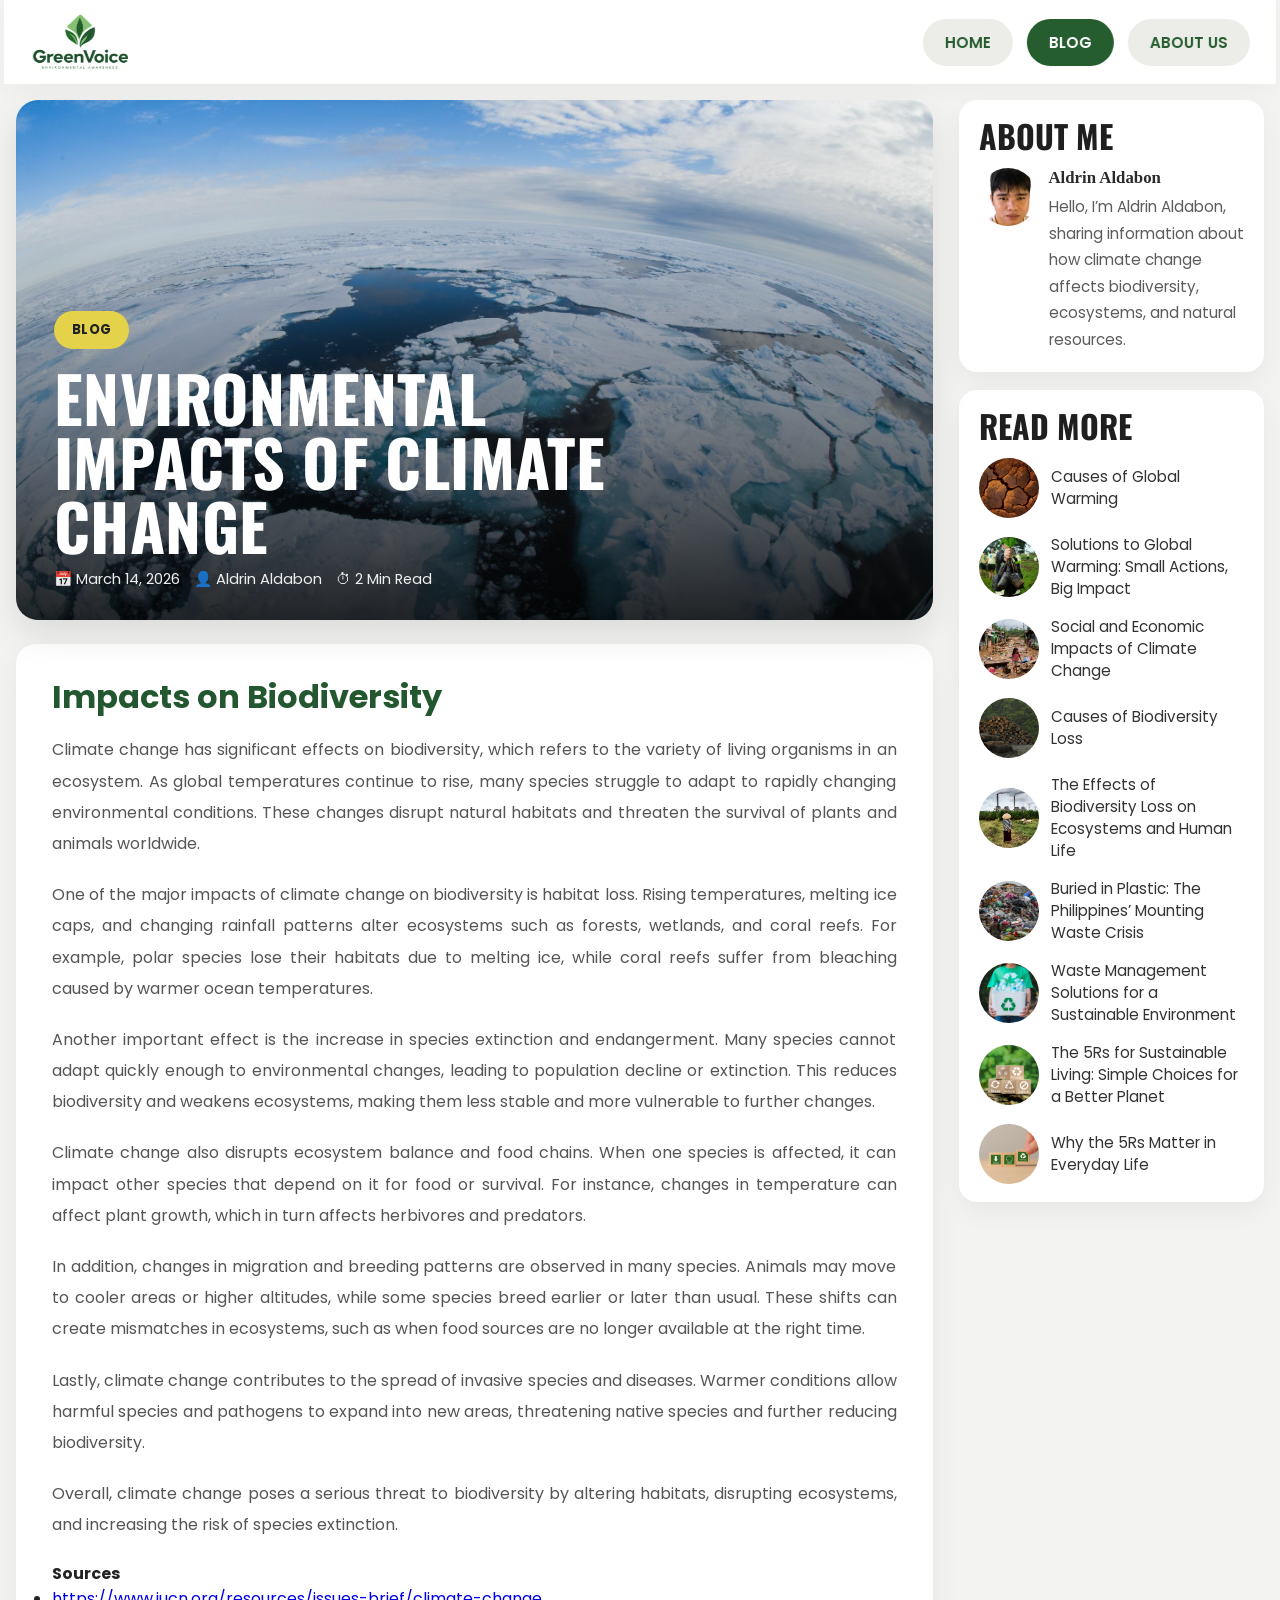
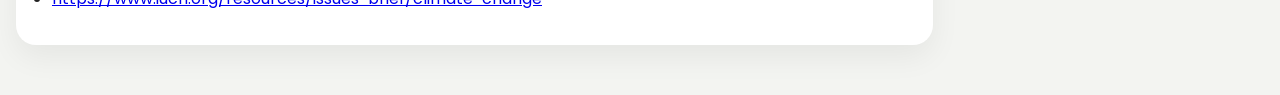
<file: BLOG/blog3.html>
<!DOCTYPE html>
<html lang="en">
<head>
  <meta charset="UTF-8" />
  <meta name="viewport" content="width=device-width, initial-scale=1.0" />
  <title>GreenVoice | Environmental Impacts of Climate Change</title>

  <link rel="preconnect" href="https://fonts.googleapis.com">
  <link rel="preconnect" href="https://fonts.gstatic.com" crossorigin>
  <link href="https://fonts.googleapis.com/css2?family=Oswald:wght@400;500;600;700&family=Poppins:wght@300;400;500;600;700&display=swap" rel="stylesheet">
  <link rel="icon" href="favicon.ico" type="image/x-icon">
  <link rel="stylesheet" href="content.css" />
</head>
<body>

  <header class="navbarblog">
    <nav class="nav-menublog">
      <a href="index.html">
        <img src="images/logo2.png" alt="GreenVoice Logo" class="nav-logo">
      </a>
      <div class="blog-links">
        <a href="index.html">HOME</a>
        <a href="blog.html" class="active">BLOG</a>
        <a href="about.html">ABOUT US</a>
      </div>
    </nav>
  </header>

  <main class="content-wrapper">

    <section class="main-content">
      <article class="featured-post">
        <div class="featured-image">
          <img src="images/blog3.png" alt="Environmental Impacts of Climate Change">

          <div class="overlay"></div>

          <div class="featured-text">
            <span class="category-tag">BLOG</span>
            <h2>Environmental Impacts of Climate Change</h2>

            <div class="post-meta">
              <span>📅 March 14, 2026</span>
              <span>👤 Aldrin Aldabon</span>
              <span>⏱ 2 Min Read</span>
            </div>
          </div>
        </div>

        <div class="post-description">
          <h3>Impacts on Biodiversity</h3>

          <p>Climate change has significant effects on biodiversity, which refers to the variety of living organisms in an ecosystem. As global temperatures continue to rise, many species struggle to adapt to rapidly changing environmental conditions. These changes disrupt natural habitats and threaten the survival of plants and animals worldwide.</p>
          <p>One of the major impacts of climate change on biodiversity is habitat loss. Rising temperatures, melting ice caps, and changing rainfall patterns alter ecosystems such as forests, wetlands, and coral reefs. For example, polar species lose their habitats due to melting ice, while coral reefs suffer from bleaching caused by warmer ocean temperatures.</p>
          <p>Another important effect is the increase in species extinction and endangerment. Many species cannot adapt quickly enough to environmental changes, leading to population decline or extinction. This reduces biodiversity and weakens ecosystems, making them less stable and more vulnerable to further changes.</p>
          <p>Climate change also disrupts ecosystem balance and food chains. When one species is affected, it can impact other species that depend on it for food or survival. For instance, changes in temperature can affect plant growth, which in turn affects herbivores and predators.</p>
          <p>In addition, changes in migration and breeding patterns are observed in many species. Animals may move to cooler areas or higher altitudes, while some species breed earlier or later than usual. These shifts can create mismatches in ecosystems, such as when food sources are no longer available at the right time.</p>
          <p>Lastly, climate change contributes to the spread of invasive species and diseases. Warmer conditions allow harmful species and pathogens to expand into new areas, threatening native species and further reducing biodiversity.</p>
          <p>Overall, climate change poses a serious threat to biodiversity by altering habitats, disrupting ecosystems, and increasing the risk of species extinction.</p>

          <div class="post-sources">
            <h4>Sources</h4>
            <ul>
              <li><a href="https://www.iucn.org/resources/issues-brief/climate-change" target="_blank" rel="noopener noreferrer">https://www.iucn.org/resources/issues-brief/climate-change</a></li>
            </ul>
          </div>
        </div>
      </article>
    </section>

    <aside class="sidebar">
      <div class="sidebar-card about-card">
        <h3>ABOUT ME</h3>
        <div class="about-profile">
          <img src="images/blog3-profile.png" alt="Aldrin Aldabon">
          <div>
            <h4>Aldrin Aldabon</h4>
            <p>
              Hello, I’m Aldrin Aldabon, sharing information about how climate change affects biodiversity, ecosystems, and natural resources.
            </p>
          </div>
        </div>
      </div>

      <div class="sidebar-card readmore-card">
        <h3>READ MORE</h3>

        <div class="mini-post">
          <a href="blog1.html" style="display:flex; align-items:center; gap:12px; text-decoration:none; color:inherit;">
            <img src="images/blog1.png" alt="Causes of Global Warming">
            <p>Causes of Global Warming</p>
          </a>
        </div>

        <div class="mini-post">
          <a href="blog2.html" style="display:flex; align-items:center; gap:12px; text-decoration:none; color:inherit;">
            <img src="images/blog2.png" alt="Solutions to Global Warming: Small Actions, Big Impact">
            <p>Solutions to Global Warming: Small Actions, Big Impact</p>
          </a>
        </div>

        <div class="mini-post">
          <a href="blog4.html" style="display:flex; align-items:center; gap:12px; text-decoration:none; color:inherit;">
            <img src="images/blog4.png" alt="Social and Economic Impacts of Climate Change">
            <p>Social and Economic Impacts of Climate Change</p>
          </a>
        </div>

        <div class="mini-post">
          <a href="blog5.html" style="display:flex; align-items:center; gap:12px; text-decoration:none; color:inherit;">
            <img src="images/blog5.png" alt="Causes of Biodiversity Loss">
            <p>Causes of Biodiversity Loss</p>
          </a>
        </div>

        <div class="mini-post">
          <a href="blog6.html" style="display:flex; align-items:center; gap:12px; text-decoration:none; color:inherit;">
            <img src="images/blog6.png" alt="The Effects of Biodiversity Loss on Ecosystems and Human Life">
            <p>The Effects of Biodiversity Loss on Ecosystems and Human Life</p>
          </a>
        </div>

        <div class="mini-post">
          <a href="blog7.html" style="display:flex; align-items:center; gap:12px; text-decoration:none; color:inherit;">
            <img src="images/blog7.png" alt="Buried in Plastic: The Philippines’ Mounting Waste Crisis">
            <p>Buried in Plastic: The Philippines’ Mounting Waste Crisis</p>
          </a>
        </div>

        <div class="mini-post">
          <a href="blog8.html" style="display:flex; align-items:center; gap:12px; text-decoration:none; color:inherit;">
            <img src="images/blog8.png" alt="Waste Management Solutions for a Sustainable Environment">
            <p>Waste Management Solutions for a Sustainable Environment</p>
          </a>
        </div>

        <div class="mini-post">
          <a href="blog9.html" style="display:flex; align-items:center; gap:12px; text-decoration:none; color:inherit;">
            <img src="images/blog9.png" alt="The 5Rs for Sustainable Living: Simple Choices for a Better Planet">
            <p>The 5Rs for Sustainable Living: Simple Choices for a Better Planet</p>
          </a>
        </div>

        <div class="mini-post">
          <a href="blog10.html" style="display:flex; align-items:center; gap:12px; text-decoration:none; color:inherit;">
            <img src="images/blog10.png" alt="Why the 5Rs Matter in Everyday Life">
            <p>Why the 5Rs Matter in Everyday Life</p>
          </a>
        </div>
      </div>
    </aside>

  </main>

</body>
</html>
</file>
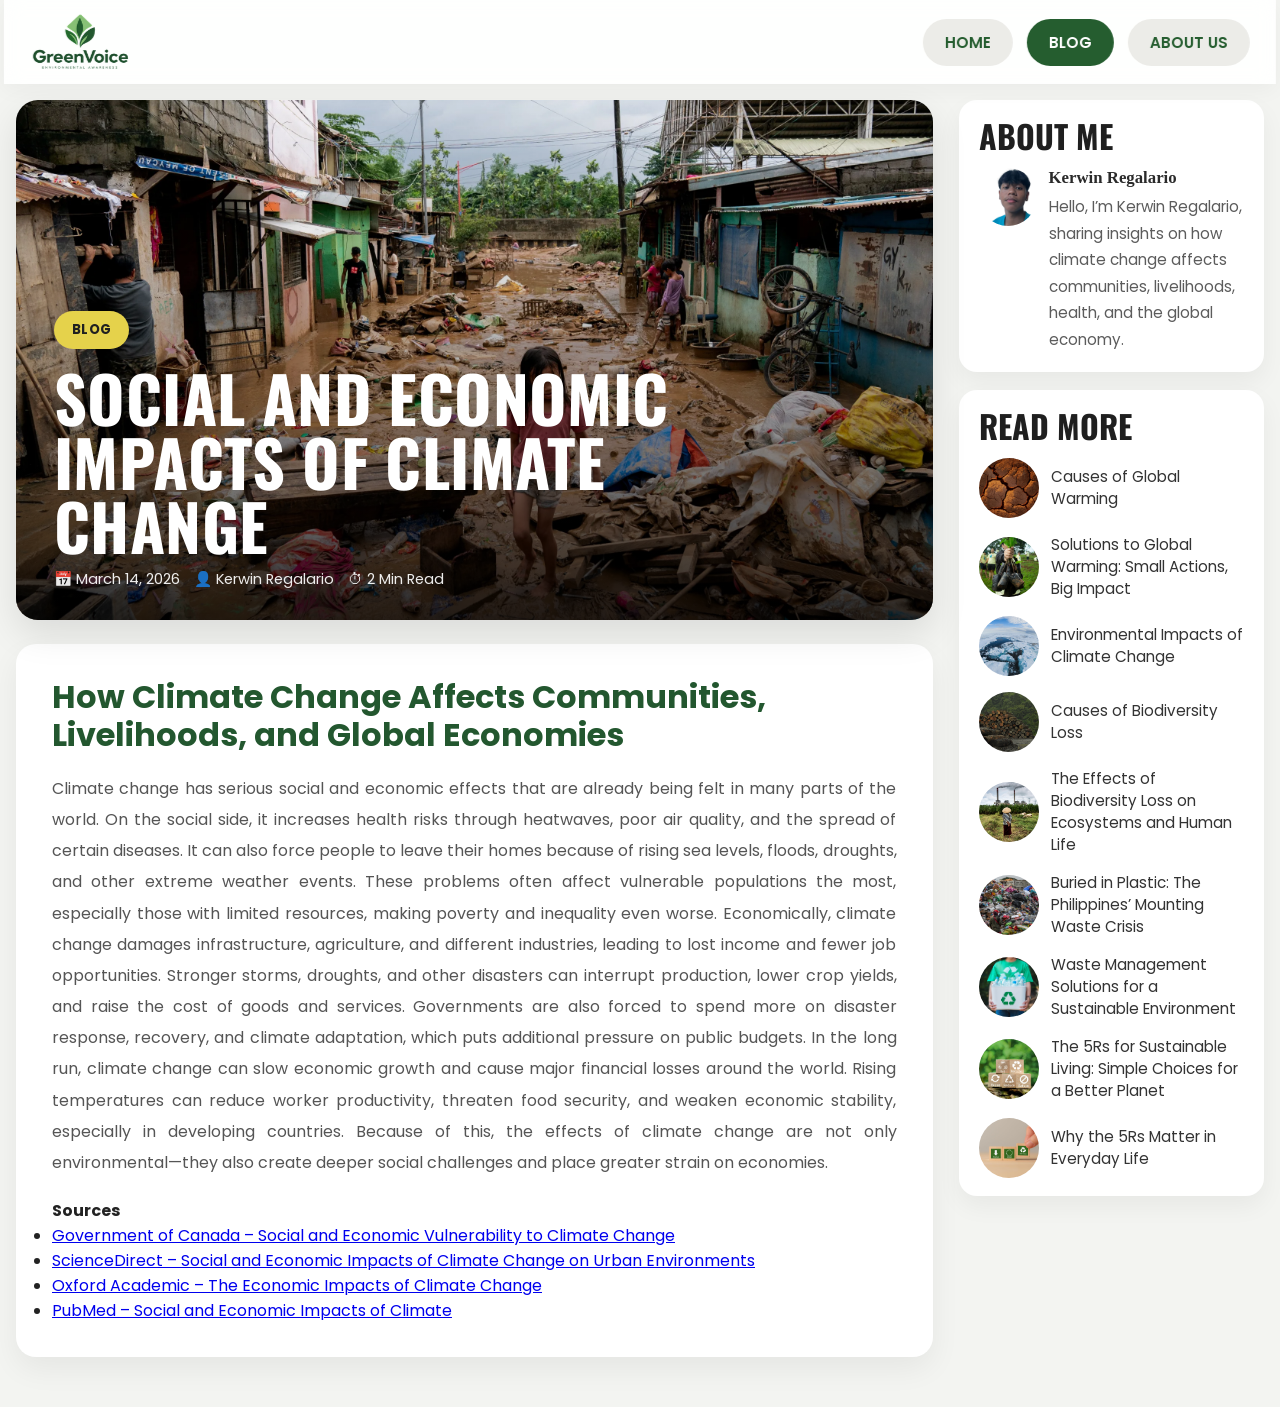
<file: BLOG/blog4.html>
<!DOCTYPE html>
<html lang="en">
<head>
  <meta charset="UTF-8" />
  <meta name="viewport" content="width=device-width, initial-scale=1.0" />
  <title>GreenVoice | Social and Economic Impacts of Climate Change</title>

  <link rel="preconnect" href="https://fonts.googleapis.com">
  <link rel="preconnect" href="https://fonts.gstatic.com" crossorigin>
  <link href="https://fonts.googleapis.com/css2?family=Oswald:wght@400;500;600;700&family=Poppins:wght@300;400;500;600;700&display=swap" rel="stylesheet">
  <link rel="icon" href="favicon.ico" type="image/x-icon">
  <link rel="stylesheet" href="content.css" />
</head>
<body>

  <header class="navbarblog">
    <nav class="nav-menublog">
      <a href="index.html">
        <img src="images/logo2.png" alt="GreenVoice Logo" class="nav-logo">
      </a>
      <div class="blog-links">
        <a href="index.html">HOME</a>
        <a href="blog.html" class="active">BLOG</a>
        <a href="about.html">ABOUT US</a>
      </div>
    </nav>
  </header>

  <main class="content-wrapper">

    <section class="main-content">
      <article class="featured-post">
        <div class="featured-image">
          <img src="images/blog4.png" alt="Social and Economic Impacts of Climate Change">

          <div class="overlay"></div>

          <div class="featured-text">
            <span class="category-tag">BLOG</span>
            <h2>Social and Economic Impacts of Climate Change</h2>

            <div class="post-meta">
              <span>📅 March 14, 2026</span>
              <span>👤 Kerwin Regalario</span>
              <span>⏱ 2 Min Read</span>
            </div>
          </div>
        </div>

        <div class="post-description">
          <h3>How Climate Change Affects Communities, Livelihoods, and Global Economies</h3>

          <p>Climate change has serious social and economic effects that are already being felt in many parts of the world. On the social side, it increases health risks through heatwaves, poor air quality, and the spread of certain diseases. It can also force people to leave their homes because of rising sea levels, floods, droughts, and other extreme weather events. These problems often affect vulnerable populations the most, especially those with limited resources, making poverty and inequality even worse. Economically, climate change damages infrastructure, agriculture, and different industries, leading to lost income and fewer job opportunities. Stronger storms, droughts, and other disasters can interrupt production, lower crop yields, and raise the cost of goods and services. Governments are also forced to spend more on disaster response, recovery, and climate adaptation, which puts additional pressure on public budgets. In the long run, climate change can slow economic growth and cause major financial losses around the world. Rising temperatures can reduce worker productivity, threaten food security, and weaken economic stability, especially in developing countries. Because of this, the effects of climate change are not only environmental—they also create deeper social challenges and place greater strain on economies.</p>

          <div class="post-sources">
            <h4>Sources</h4>
            <ul>
              <li><a href="https://www.canada.ca/en/employment-social-development/corporate/reports/research/social-economic-vulnerability-climate-change.html" target="_blank" rel="noopener noreferrer">Government of Canada – Social and Economic Vulnerability to Climate Change</a></li>
              <li><a href="https://www.sciencedirect.com/science/article/pii/S187734351000148X" target="_blank" rel="noopener noreferrer">ScienceDirect – Social and Economic Impacts of Climate Change on Urban Environments</a></li>
              <li><a href="https://academic.oup.com/reep/article/12/1/4/4804315" target="_blank" rel="noopener noreferrer">Oxford Academic – The Economic Impacts of Climate Change</a></li>
              <li><a href="https://pubmed.ncbi.nlm.nih.gov/27609899/" target="_blank" rel="noopener noreferrer">PubMed – Social and Economic Impacts of Climate</a></li>
            </ul>
          </div>
        </div>
      </article>
    </section>

    <aside class="sidebar">
      <div class="sidebar-card about-card">
        <h3>ABOUT ME</h3>
        <div class="about-profile">
          <img src="images/blog4-profile.png" alt="Kerwin Regalario">
          <div>
            <h4>Kerwin Regalario</h4>
            <p>
              Hello, I’m Kerwin Regalario, sharing insights on how climate change affects communities, livelihoods, health, and the global economy.
            </p>
          </div>
        </div>
      </div>

      <div class="sidebar-card readmore-card">
        <h3>READ MORE</h3>

        <div class="mini-post">
          <a href="blog1.html" style="display:flex; align-items:center; gap:12px; text-decoration:none; color:inherit;">
            <img src="images/blog1.png" alt="Causes of Global Warming">
            <p>Causes of Global Warming</p>
          </a>
        </div>

        <div class="mini-post">
          <a href="blog2.html" style="display:flex; align-items:center; gap:12px; text-decoration:none; color:inherit;">
            <img src="images/blog2.png" alt="Solutions to Global Warming: Small Actions, Big Impact">
            <p>Solutions to Global Warming: Small Actions, Big Impact</p>
          </a>
        </div>

        <div class="mini-post">
          <a href="blog3.html" style="display:flex; align-items:center; gap:12px; text-decoration:none; color:inherit;">
            <img src="images/blog3.png" alt="Environmental Impacts of Climate Change">
            <p>Environmental Impacts of Climate Change</p>
          </a>
        </div>

        <div class="mini-post">
          <a href="blog5.html" style="display:flex; align-items:center; gap:12px; text-decoration:none; color:inherit;">
            <img src="images/blog5.png" alt="Causes of Biodiversity Loss">
            <p>Causes of Biodiversity Loss</p>
          </a>
        </div>

        <div class="mini-post">
          <a href="blog6.html" style="display:flex; align-items:center; gap:12px; text-decoration:none; color:inherit;">
            <img src="images/blog6.png" alt="The Effects of Biodiversity Loss on Ecosystems and Human Life">
            <p>The Effects of Biodiversity Loss on Ecosystems and Human Life</p>
          </a>
        </div>

        <div class="mini-post">
          <a href="blog7.html" style="display:flex; align-items:center; gap:12px; text-decoration:none; color:inherit;">
            <img src="images/blog7.png" alt="Buried in Plastic: The Philippines’ Mounting Waste Crisis">
            <p>Buried in Plastic: The Philippines’ Mounting Waste Crisis</p>
          </a>
        </div>

        <div class="mini-post">
          <a href="blog8.html" style="display:flex; align-items:center; gap:12px; text-decoration:none; color:inherit;">
            <img src="images/blog8.png" alt="Waste Management Solutions for a Sustainable Environment">
            <p>Waste Management Solutions for a Sustainable Environment</p>
          </a>
        </div>

        <div class="mini-post">
          <a href="blog9.html" style="display:flex; align-items:center; gap:12px; text-decoration:none; color:inherit;">
            <img src="images/blog9.png" alt="The 5Rs for Sustainable Living: Simple Choices for a Better Planet">
            <p>The 5Rs for Sustainable Living: Simple Choices for a Better Planet</p>
          </a>
        </div>

        <div class="mini-post">
          <a href="blog10.html" style="display:flex; align-items:center; gap:12px; text-decoration:none; color:inherit;">
            <img src="images/blog10.png" alt="Why the 5Rs Matter in Everyday Life">
            <p>Why the 5Rs Matter in Everyday Life</p>
          </a>
        </div>
      </div>
    </aside>

  </main>

</body>
</html>
</file>
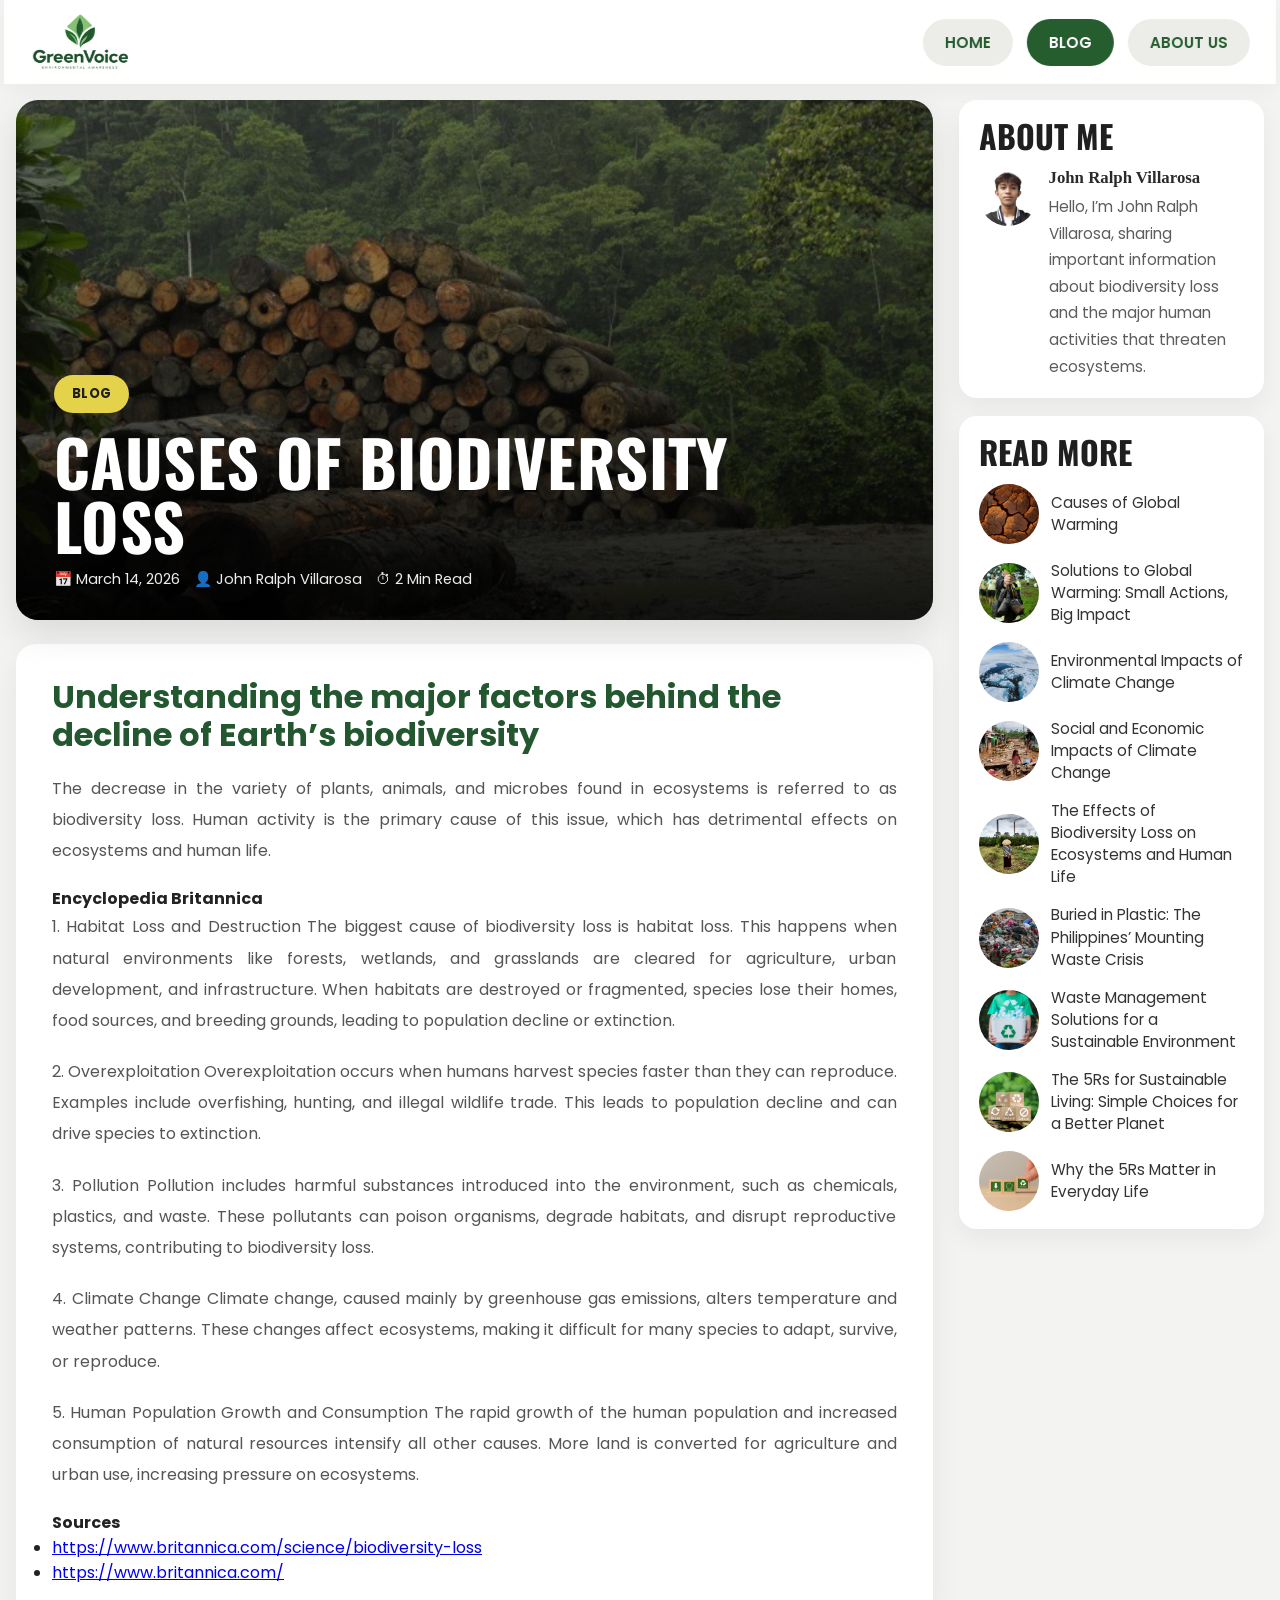
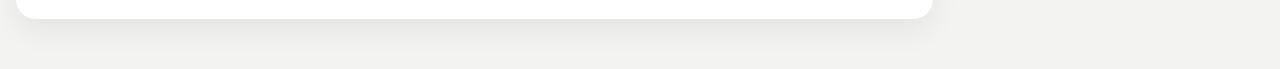
<file: BLOG/blog5.html>
<!DOCTYPE html>
<html lang="en">
<head>
  <meta charset="UTF-8" />
  <meta name="viewport" content="width=device-width, initial-scale=1.0" />
  <title>GreenVoice | Causes of Biodiversity Loss</title>

  <link rel="preconnect" href="https://fonts.googleapis.com">
  <link rel="preconnect" href="https://fonts.gstatic.com" crossorigin>
  <link href="https://fonts.googleapis.com/css2?family=Oswald:wght@400;500;600;700&family=Poppins:wght@300;400;500;600;700&display=swap" rel="stylesheet">
  <link rel="icon" href="favicon.ico" type="image/x-icon">
  <link rel="stylesheet" href="content.css" />
</head>
<body>

  <header class="navbarblog">
    <nav class="nav-menublog">
      <a href="index.html">
        <img src="images/logo2.png" alt="GreenVoice Logo" class="nav-logo">
      </a>
      <div class="blog-links">
        <a href="index.html">HOME</a>
        <a href="blog.html" class="active">BLOG</a>
        <a href="about.html">ABOUT US</a>
      </div>
    </nav>
  </header>

  <main class="content-wrapper">

    <section class="main-content">
      <article class="featured-post">
        <div class="featured-image">
          <img src="images/blog5.png" alt="Causes of Biodiversity Loss">

          <div class="overlay"></div>

          <div class="featured-text">
            <span class="category-tag">BLOG</span>
            <h2>Causes of Biodiversity Loss</h2>

            <div class="post-meta">
              <span>📅 March 14, 2026</span>
              <span>👤 John Ralph Villarosa</span>
              <span>⏱ 2 Min Read</span>
            </div>
          </div>
        </div>

        <div class="post-description">
          <h3>Understanding the major factors behind the decline of Earth’s biodiversity</h3>

          <p>The decrease in the variety of plants, animals, and microbes found in ecosystems is referred to as biodiversity loss. Human activity is the primary cause of this issue, which has detrimental effects on ecosystems and human life.</p>
          <h4>Encyclopedia Britannica</h4>
          <p>1. Habitat Loss and Destruction The biggest cause of biodiversity loss is habitat loss. This happens when natural environments like forests, wetlands, and grasslands are cleared for agriculture, urban development, and infrastructure. When habitats are destroyed or fragmented, species lose their homes, food sources, and breeding grounds, leading to population decline or extinction.</p>
          <p>2. Overexploitation Overexploitation occurs when humans harvest species faster than they can reproduce. Examples include overfishing, hunting, and illegal wildlife trade. This leads to population decline and can drive species to extinction.</p>
          <p>3. Pollution Pollution includes harmful substances introduced into the environment, such as chemicals, plastics, and waste. These pollutants can poison organisms, degrade habitats, and disrupt reproductive systems, contributing to biodiversity loss.</p>
          <p>4. Climate Change Climate change, caused mainly by greenhouse gas emissions, alters temperature and weather patterns. These changes affect ecosystems, making it difficult for many species to adapt, survive, or reproduce.</p>
          <p>5. Human Population Growth and Consumption The rapid growth of the human population and increased consumption of natural resources intensify all other causes. More land is converted for agriculture and urban use, increasing pressure on ecosystems.</p>

          <div class="post-sources">
            <h4>Sources</h4>
            <ul>
              <li><a href="https://www.britannica.com/science/biodiversity-loss" target="_blank" rel="noopener noreferrer">https://www.britannica.com/science/biodiversity-loss</a></li>
              <li><a href="https://www.britannica.com/" target="_blank" rel="noopener noreferrer">https://www.britannica.com/</a></li>
            </ul>
          </div>
        </div>
      </article>
    </section>

    <aside class="sidebar">
      <div class="sidebar-card about-card">
        <h3>ABOUT ME</h3>
        <div class="about-profile">
          <img src="images/blog5-profile.png" alt="John Ralph Villarosa">
          <div>
            <h4>John Ralph Villarosa</h4>
            <p>
              Hello, I’m John Ralph Villarosa, sharing important information about biodiversity loss and the major human activities that threaten ecosystems.
            </p>
          </div>
        </div>
      </div>

      <div class="sidebar-card readmore-card">
        <h3>READ MORE</h3>

        <div class="mini-post">
          <a href="blog1.html" style="display:flex; align-items:center; gap:12px; text-decoration:none; color:inherit;">
            <img src="images/blog1.png" alt="Causes of Global Warming">
            <p>Causes of Global Warming</p>
          </a>
        </div>

        <div class="mini-post">
          <a href="blog2.html" style="display:flex; align-items:center; gap:12px; text-decoration:none; color:inherit;">
            <img src="images/blog2.png" alt="Solutions to Global Warming: Small Actions, Big Impact">
            <p>Solutions to Global Warming: Small Actions, Big Impact</p>
          </a>
        </div>

        <div class="mini-post">
          <a href="blog3.html" style="display:flex; align-items:center; gap:12px; text-decoration:none; color:inherit;">
            <img src="images/blog3.png" alt="Environmental Impacts of Climate Change">
            <p>Environmental Impacts of Climate Change</p>
          </a>
        </div>

        <div class="mini-post">
          <a href="blog4.html" style="display:flex; align-items:center; gap:12px; text-decoration:none; color:inherit;">
            <img src="images/blog4.png" alt="Social and Economic Impacts of Climate Change">
            <p>Social and Economic Impacts of Climate Change</p>
          </a>
        </div>

        <div class="mini-post">
          <a href="blog6.html" style="display:flex; align-items:center; gap:12px; text-decoration:none; color:inherit;">
            <img src="images/blog6.png" alt="The Effects of Biodiversity Loss on Ecosystems and Human Life">
            <p>The Effects of Biodiversity Loss on Ecosystems and Human Life</p>
          </a>
        </div>

        <div class="mini-post">
          <a href="blog7.html" style="display:flex; align-items:center; gap:12px; text-decoration:none; color:inherit;">
            <img src="images/blog7.png" alt="Buried in Plastic: The Philippines’ Mounting Waste Crisis">
            <p>Buried in Plastic: The Philippines’ Mounting Waste Crisis</p>
          </a>
        </div>

        <div class="mini-post">
          <a href="blog8.html" style="display:flex; align-items:center; gap:12px; text-decoration:none; color:inherit;">
            <img src="images/blog8.png" alt="Waste Management Solutions for a Sustainable Environment">
            <p>Waste Management Solutions for a Sustainable Environment</p>
          </a>
        </div>

        <div class="mini-post">
          <a href="blog9.html" style="display:flex; align-items:center; gap:12px; text-decoration:none; color:inherit;">
            <img src="images/blog9.png" alt="The 5Rs for Sustainable Living: Simple Choices for a Better Planet">
            <p>The 5Rs for Sustainable Living: Simple Choices for a Better Planet</p>
          </a>
        </div>

        <div class="mini-post">
          <a href="blog10.html" style="display:flex; align-items:center; gap:12px; text-decoration:none; color:inherit;">
            <img src="images/blog10.png" alt="Why the 5Rs Matter in Everyday Life">
            <p>Why the 5Rs Matter in Everyday Life</p>
          </a>
        </div>
      </div>
    </aside>

  </main>

</body>
</html>
</file>
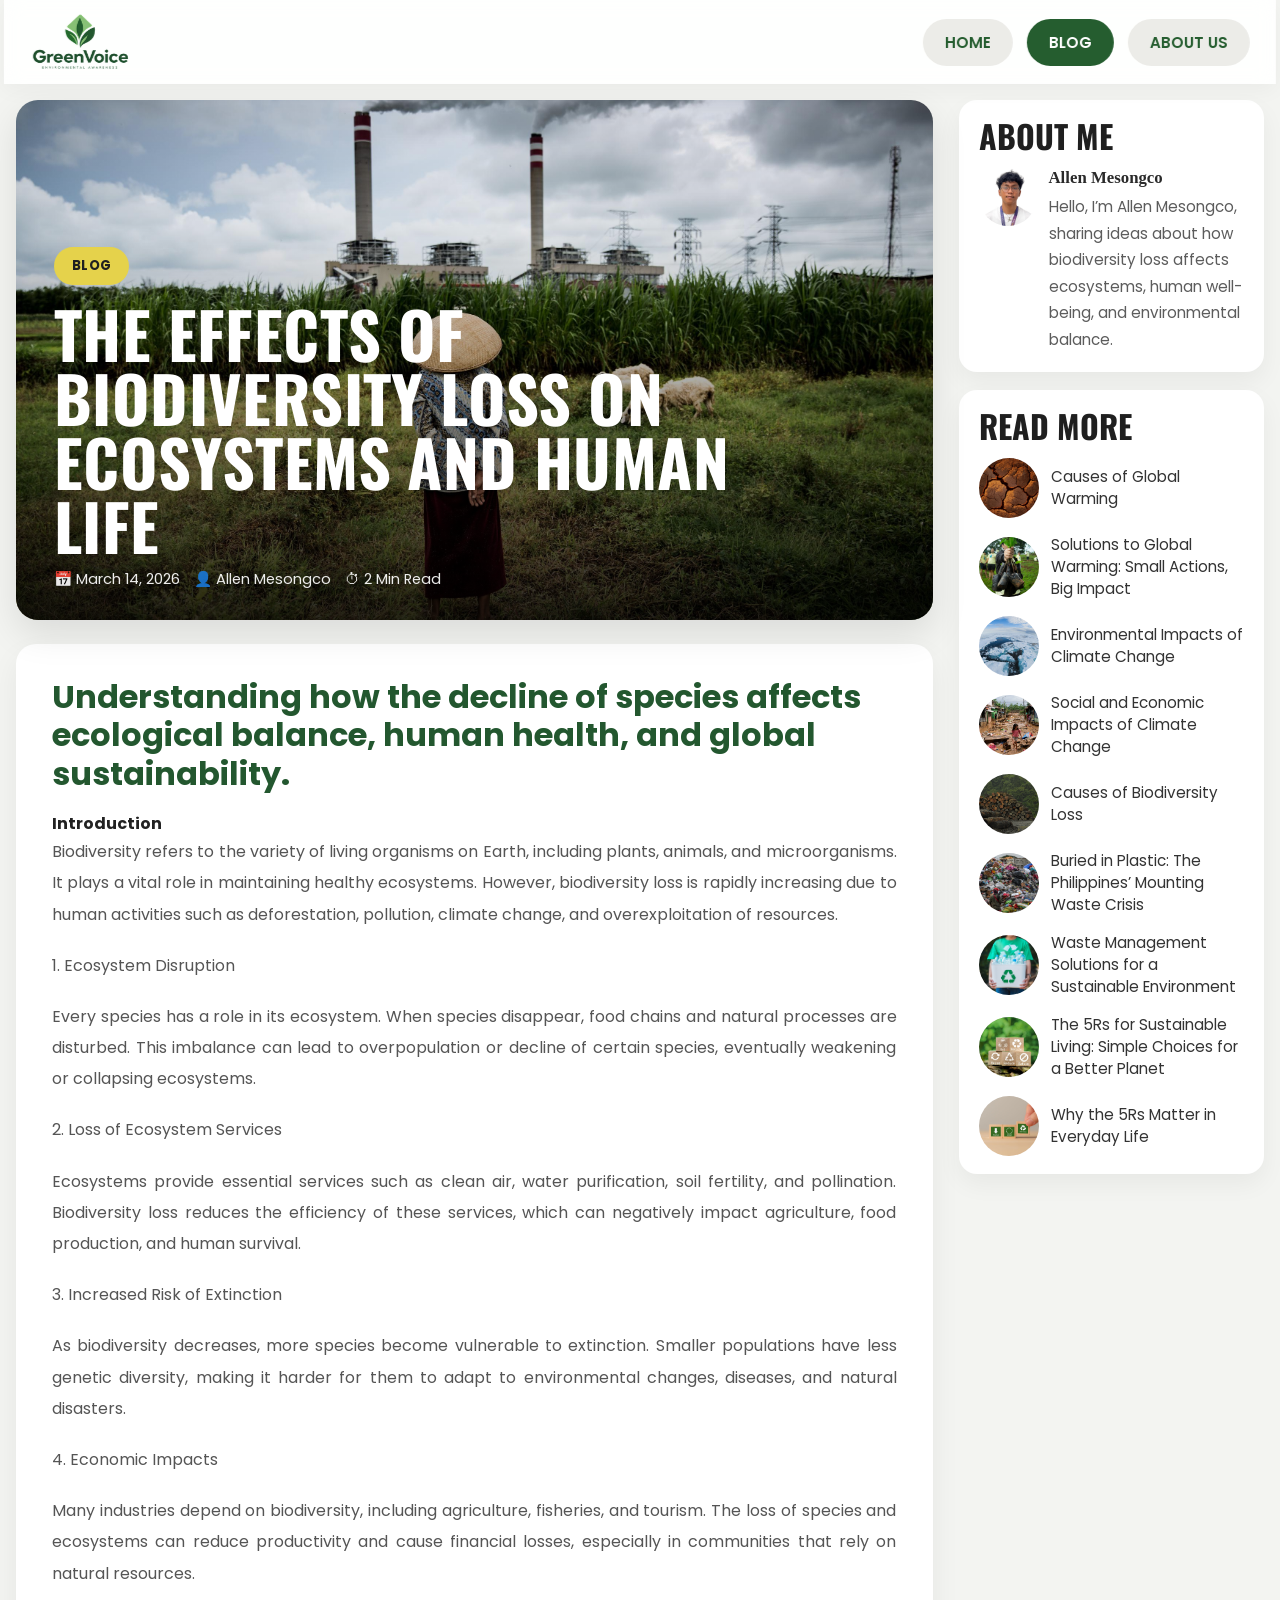
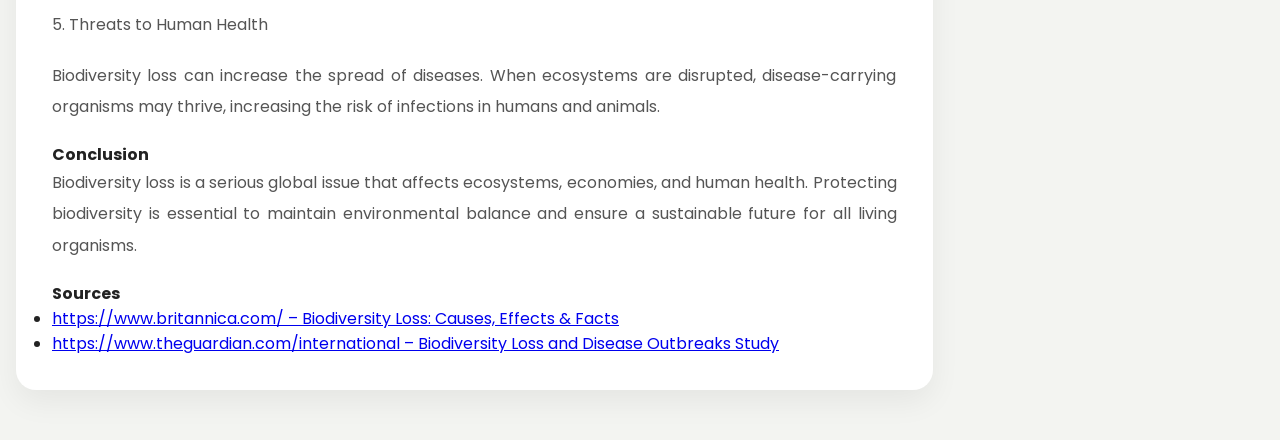
<file: BLOG/blog6.html>
<!DOCTYPE html>
<html lang="en">
<head>
  <meta charset="UTF-8" />
  <meta name="viewport" content="width=device-width, initial-scale=1.0" />
  <title>GreenVoice | The Effects of Biodiversity Loss on Ecosystems and Human Life</title>

  <link rel="preconnect" href="https://fonts.googleapis.com">
  <link rel="preconnect" href="https://fonts.gstatic.com" crossorigin>
  <link href="https://fonts.googleapis.com/css2?family=Oswald:wght@400;500;600;700&family=Poppins:wght@300;400;500;600;700&display=swap" rel="stylesheet">
  <link rel="icon" href="favicon.ico" type="image/x-icon">
  <link rel="stylesheet" href="content.css" />
</head>
<body>

  <header class="navbarblog">
    <nav class="nav-menublog">
      <a href="index.html">
        <img src="images/logo2.png" alt="GreenVoice Logo" class="nav-logo">
      </a>
      <div class="blog-links">
        <a href="index.html">HOME</a>
        <a href="blog.html" class="active">BLOG</a>
        <a href="about.html">ABOUT US</a>
      </div>
    </nav>
  </header>

  <main class="content-wrapper">

    <section class="main-content">
      <article class="featured-post">
        <div class="featured-image">
          <img src="images/blog6.png" alt="The Effects of Biodiversity Loss on Ecosystems and Human Life">

          <div class="overlay"></div>

          <div class="featured-text">
            <span class="category-tag">BLOG</span>
            <h2>The Effects of Biodiversity Loss on Ecosystems and Human Life</h2>

            <div class="post-meta">
              <span>📅 March 14, 2026</span>
              <span>👤 Allen Mesongco</span>
              <span>⏱ 2 Min Read</span>
            </div>
          </div>
        </div>

        <div class="post-description">
          <h3>Understanding how the decline of species affects ecological balance, human health, and global sustainability.</h3>

          <h4>Introduction</h4>
          <p>Biodiversity refers to the variety of living organisms on Earth, including plants, animals, and microorganisms. It plays a vital role in maintaining healthy ecosystems. However, biodiversity loss is rapidly increasing due to human activities such as deforestation, pollution, climate change, and overexploitation of resources.</p>
          <p>1. Ecosystem Disruption</p>
          <p>Every species has a role in its ecosystem. When species disappear, food chains and natural processes are disturbed. This imbalance can lead to overpopulation or decline of certain species, eventually weakening or collapsing ecosystems.</p>
          <p>2. Loss of Ecosystem Services</p>
          <p>Ecosystems provide essential services such as clean air, water purification, soil fertility, and pollination. Biodiversity loss reduces the efficiency of these services, which can negatively impact agriculture, food production, and human survival.</p>
          <p>3. Increased Risk of Extinction</p>
          <p>As biodiversity decreases, more species become vulnerable to extinction. Smaller populations have less genetic diversity, making it harder for them to adapt to environmental changes, diseases, and natural disasters.</p>
          <p>4. Economic Impacts</p>
          <p>Many industries depend on biodiversity, including agriculture, fisheries, and tourism. The loss of species and ecosystems can reduce productivity and cause financial losses, especially in communities that rely on natural resources.</p>
          <p>5. Threats to Human Health</p>
          <p>Biodiversity loss can increase the spread of diseases. When ecosystems are disrupted, disease-carrying organisms may thrive, increasing the risk of infections in humans and animals.</p>
          <h4>Conclusion</h4>
          <p>Biodiversity loss is a serious global issue that affects ecosystems, economies, and human health. Protecting biodiversity is essential to maintain environmental balance and ensure a sustainable future for all living organisms.</p>

          <div class="post-sources">
            <h4>Sources</h4>
            <ul>
              <li><a href="https://www.britannica.com/ – Biodiversity Loss: Causes, Effects &amp; Facts" target="_blank" rel="noopener noreferrer">https://www.britannica.com/ – Biodiversity Loss: Causes, Effects &amp; Facts</a></li>
              <li><a href="https://www.theguardian.com/international – Biodiversity Loss and Disease Outbreaks Study" target="_blank" rel="noopener noreferrer">https://www.theguardian.com/international – Biodiversity Loss and Disease Outbreaks Study</a></li>
            </ul>
          </div>
        </div>
      </article>
    </section>

    <aside class="sidebar">
      <div class="sidebar-card about-card">
        <h3>ABOUT ME</h3>
        <div class="about-profile">
          <img src="images/blog6-profile.png" alt="Allen Mesongco">
          <div>
            <h4>Allen Mesongco</h4>
            <p>
              Hello, I’m Allen Mesongco, sharing ideas about how biodiversity loss affects ecosystems, human well-being, and environmental balance.
            </p>
          </div>
        </div>
      </div>

      <div class="sidebar-card readmore-card">
        <h3>READ MORE</h3>

        <div class="mini-post">
          <a href="blog1.html" style="display:flex; align-items:center; gap:12px; text-decoration:none; color:inherit;">
            <img src="images/blog1.png" alt="Causes of Global Warming">
            <p>Causes of Global Warming</p>
          </a>
        </div>

        <div class="mini-post">
          <a href="blog2.html" style="display:flex; align-items:center; gap:12px; text-decoration:none; color:inherit;">
            <img src="images/blog2.png" alt="Solutions to Global Warming: Small Actions, Big Impact">
            <p>Solutions to Global Warming: Small Actions, Big Impact</p>
          </a>
        </div>

        <div class="mini-post">
          <a href="blog3.html" style="display:flex; align-items:center; gap:12px; text-decoration:none; color:inherit;">
            <img src="images/blog3.png" alt="Environmental Impacts of Climate Change">
            <p>Environmental Impacts of Climate Change</p>
          </a>
        </div>

        <div class="mini-post">
          <a href="blog4.html" style="display:flex; align-items:center; gap:12px; text-decoration:none; color:inherit;">
            <img src="images/blog4.png" alt="Social and Economic Impacts of Climate Change">
            <p>Social and Economic Impacts of Climate Change</p>
          </a>
        </div>

        <div class="mini-post">
          <a href="blog5.html" style="display:flex; align-items:center; gap:12px; text-decoration:none; color:inherit;">
            <img src="images/blog5.png" alt="Causes of Biodiversity Loss">
            <p>Causes of Biodiversity Loss</p>
          </a>
        </div>

        <div class="mini-post">
          <a href="blog7.html" style="display:flex; align-items:center; gap:12px; text-decoration:none; color:inherit;">
            <img src="images/blog7.png" alt="Buried in Plastic: The Philippines’ Mounting Waste Crisis">
            <p>Buried in Plastic: The Philippines’ Mounting Waste Crisis</p>
          </a>
        </div>

        <div class="mini-post">
          <a href="blog8.html" style="display:flex; align-items:center; gap:12px; text-decoration:none; color:inherit;">
            <img src="images/blog8.png" alt="Waste Management Solutions for a Sustainable Environment">
            <p>Waste Management Solutions for a Sustainable Environment</p>
          </a>
        </div>

        <div class="mini-post">
          <a href="blog9.html" style="display:flex; align-items:center; gap:12px; text-decoration:none; color:inherit;">
            <img src="images/blog9.png" alt="The 5Rs for Sustainable Living: Simple Choices for a Better Planet">
            <p>The 5Rs for Sustainable Living: Simple Choices for a Better Planet</p>
          </a>
        </div>

        <div class="mini-post">
          <a href="blog10.html" style="display:flex; align-items:center; gap:12px; text-decoration:none; color:inherit;">
            <img src="images/blog10.png" alt="Why the 5Rs Matter in Everyday Life">
            <p>Why the 5Rs Matter in Everyday Life</p>
          </a>
        </div>
      </div>
    </aside>

  </main>

</body>
</html>
</file>
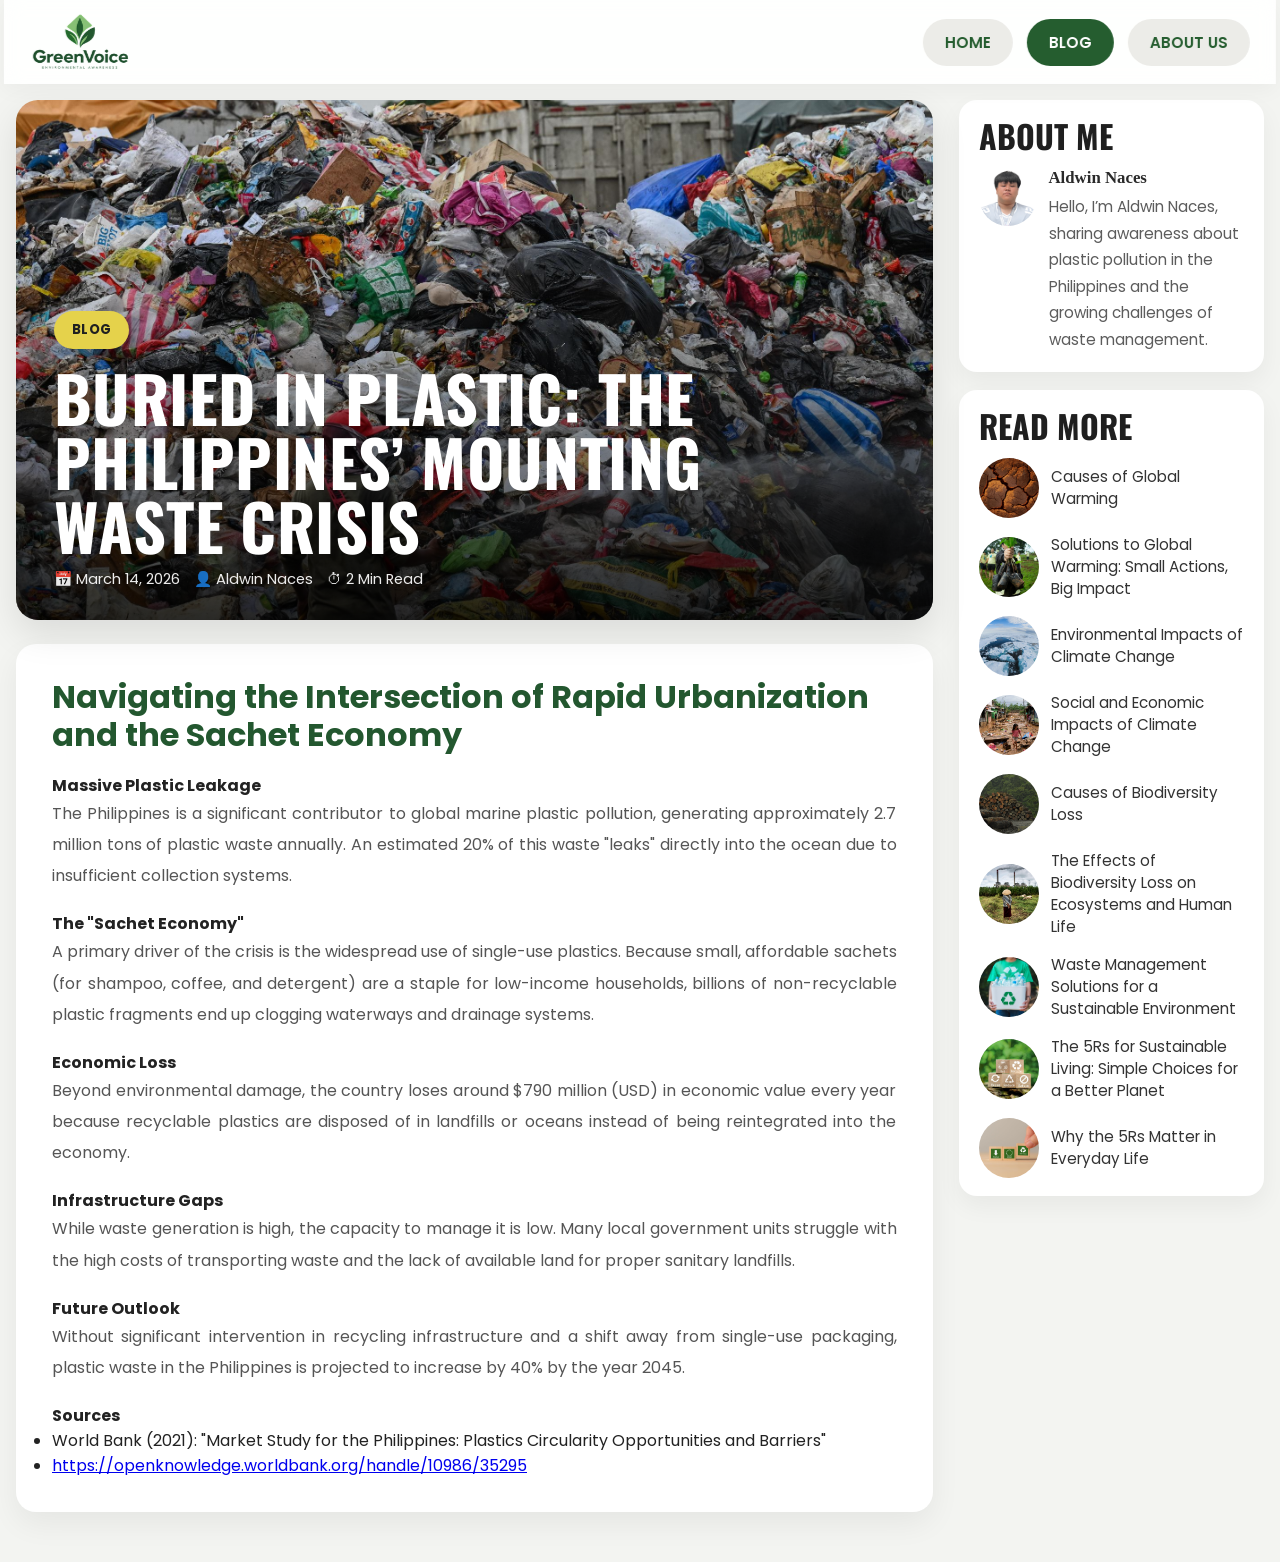
<file: BLOG/blog7.html>
<!DOCTYPE html>
<html lang="en">
<head>
  <meta charset="UTF-8" />
  <meta name="viewport" content="width=device-width, initial-scale=1.0" />
  <title>GreenVoice | Buried in Plastic: The Philippines’ Mounting Waste Crisis</title>

  <link rel="preconnect" href="https://fonts.googleapis.com">
  <link rel="preconnect" href="https://fonts.gstatic.com" crossorigin>
  <link href="https://fonts.googleapis.com/css2?family=Oswald:wght@400;500;600;700&family=Poppins:wght@300;400;500;600;700&display=swap" rel="stylesheet">
  <link rel="icon" href="favicon.ico" type="image/x-icon">
  <link rel="stylesheet" href="content.css" />
</head>
<body>

  <header class="navbarblog">
    <nav class="nav-menublog">
      <a href="index.html">
        <img src="images/logo2.png" alt="GreenVoice Logo" class="nav-logo">
      </a>
      <div class="blog-links">
        <a href="index.html">HOME</a>
        <a href="blog.html" class="active">BLOG</a>
        <a href="about.html">ABOUT US</a>
      </div>
    </nav>
  </header>

  <main class="content-wrapper">

    <section class="main-content">
      <article class="featured-post">
        <div class="featured-image">
          <img src="images/blog7.png" alt="Buried in Plastic: The Philippines’ Mounting Waste Crisis">

          <div class="overlay"></div>

          <div class="featured-text">
            <span class="category-tag">BLOG</span>
            <h2>Buried in Plastic: The Philippines’ Mounting Waste Crisis</h2>

            <div class="post-meta">
              <span>📅 March 14, 2026</span>
              <span>👤 Aldwin Naces</span>
              <span>⏱ 2 Min Read</span>
            </div>
          </div>
        </div>

        <div class="post-description">
          <h3>Navigating the Intersection of Rapid Urbanization and the Sachet Economy</h3>

          <h4>Massive Plastic Leakage</h4>
          <p>The Philippines is a significant contributor to global marine plastic pollution, generating approximately 2.7 million tons of plastic waste annually. An estimated 20% of this waste &quot;leaks&quot; directly into the ocean due to insufficient collection systems.</p>
          <h4>The &quot;Sachet Economy&quot;</h4>
          <p>A primary driver of the crisis is the widespread use of single-use plastics. Because small, affordable sachets (for shampoo, coffee, and detergent) are a staple for low-income households, billions of non-recyclable plastic fragments end up clogging waterways and drainage systems.</p>
          <h4>Economic Loss</h4>
          <p>Beyond environmental damage, the country loses around $790 million (USD) in economic value every year because recyclable plastics are disposed of in landfills or oceans instead of being reintegrated into the economy.</p>
          <h4>Infrastructure Gaps</h4>
          <p>While waste generation is high, the capacity to manage it is low. Many local government units struggle with the high costs of transporting waste and the lack of available land for proper sanitary landfills.</p>
          <h4>Future Outlook</h4>
          <p>Without significant intervention in recycling infrastructure and a shift away from single-use packaging, plastic waste in the Philippines is projected to increase by 40% by the year 2045.</p>

          <div class="post-sources">
            <h4>Sources</h4>
            <ul>
              <li>World Bank (2021): &quot;Market Study for the Philippines: Plastics Circularity Opportunities and Barriers&quot;</li>
              <li><a href="https://openknowledge.worldbank.org/handle/10986/35295" target="_blank" rel="noopener noreferrer">https://openknowledge.worldbank.org/handle/10986/35295</a></li>
            </ul>
          </div>
        </div>
      </article>
    </section>

    <aside class="sidebar">
      <div class="sidebar-card about-card">
        <h3>ABOUT ME</h3>
        <div class="about-profile">
          <img src="images/blog7-profile.png" alt="Aldwin Naces">
          <div>
            <h4>Aldwin Naces</h4>
            <p>
              Hello, I’m Aldwin Naces, sharing awareness about plastic pollution in the Philippines and the growing challenges of waste management.
            </p>
          </div>
        </div>
      </div>

      <div class="sidebar-card readmore-card">
        <h3>READ MORE</h3>

        <div class="mini-post">
          <a href="blog1.html" style="display:flex; align-items:center; gap:12px; text-decoration:none; color:inherit;">
            <img src="images/blog1.png" alt="Causes of Global Warming">
            <p>Causes of Global Warming</p>
          </a>
        </div>

        <div class="mini-post">
          <a href="blog2.html" style="display:flex; align-items:center; gap:12px; text-decoration:none; color:inherit;">
            <img src="images/blog2.png" alt="Solutions to Global Warming: Small Actions, Big Impact">
            <p>Solutions to Global Warming: Small Actions, Big Impact</p>
          </a>
        </div>

        <div class="mini-post">
          <a href="blog3.html" style="display:flex; align-items:center; gap:12px; text-decoration:none; color:inherit;">
            <img src="images/blog3.png" alt="Environmental Impacts of Climate Change">
            <p>Environmental Impacts of Climate Change</p>
          </a>
        </div>

        <div class="mini-post">
          <a href="blog4.html" style="display:flex; align-items:center; gap:12px; text-decoration:none; color:inherit;">
            <img src="images/blog4.png" alt="Social and Economic Impacts of Climate Change">
            <p>Social and Economic Impacts of Climate Change</p>
          </a>
        </div>

        <div class="mini-post">
          <a href="blog5.html" style="display:flex; align-items:center; gap:12px; text-decoration:none; color:inherit;">
            <img src="images/blog5.png" alt="Causes of Biodiversity Loss">
            <p>Causes of Biodiversity Loss</p>
          </a>
        </div>

        <div class="mini-post">
          <a href="blog6.html" style="display:flex; align-items:center; gap:12px; text-decoration:none; color:inherit;">
            <img src="images/blog6.png" alt="The Effects of Biodiversity Loss on Ecosystems and Human Life">
            <p>The Effects of Biodiversity Loss on Ecosystems and Human Life</p>
          </a>
        </div>

        <div class="mini-post">
          <a href="blog8.html" style="display:flex; align-items:center; gap:12px; text-decoration:none; color:inherit;">
            <img src="images/blog8.png" alt="Waste Management Solutions for a Sustainable Environment">
            <p>Waste Management Solutions for a Sustainable Environment</p>
          </a>
        </div>

        <div class="mini-post">
          <a href="blog9.html" style="display:flex; align-items:center; gap:12px; text-decoration:none; color:inherit;">
            <img src="images/blog9.png" alt="The 5Rs for Sustainable Living: Simple Choices for a Better Planet">
            <p>The 5Rs for Sustainable Living: Simple Choices for a Better Planet</p>
          </a>
        </div>

        <div class="mini-post">
          <a href="blog10.html" style="display:flex; align-items:center; gap:12px; text-decoration:none; color:inherit;">
            <img src="images/blog10.png" alt="Why the 5Rs Matter in Everyday Life">
            <p>Why the 5Rs Matter in Everyday Life</p>
          </a>
        </div>
      </div>
    </aside>

  </main>

</body>
</html>
</file>
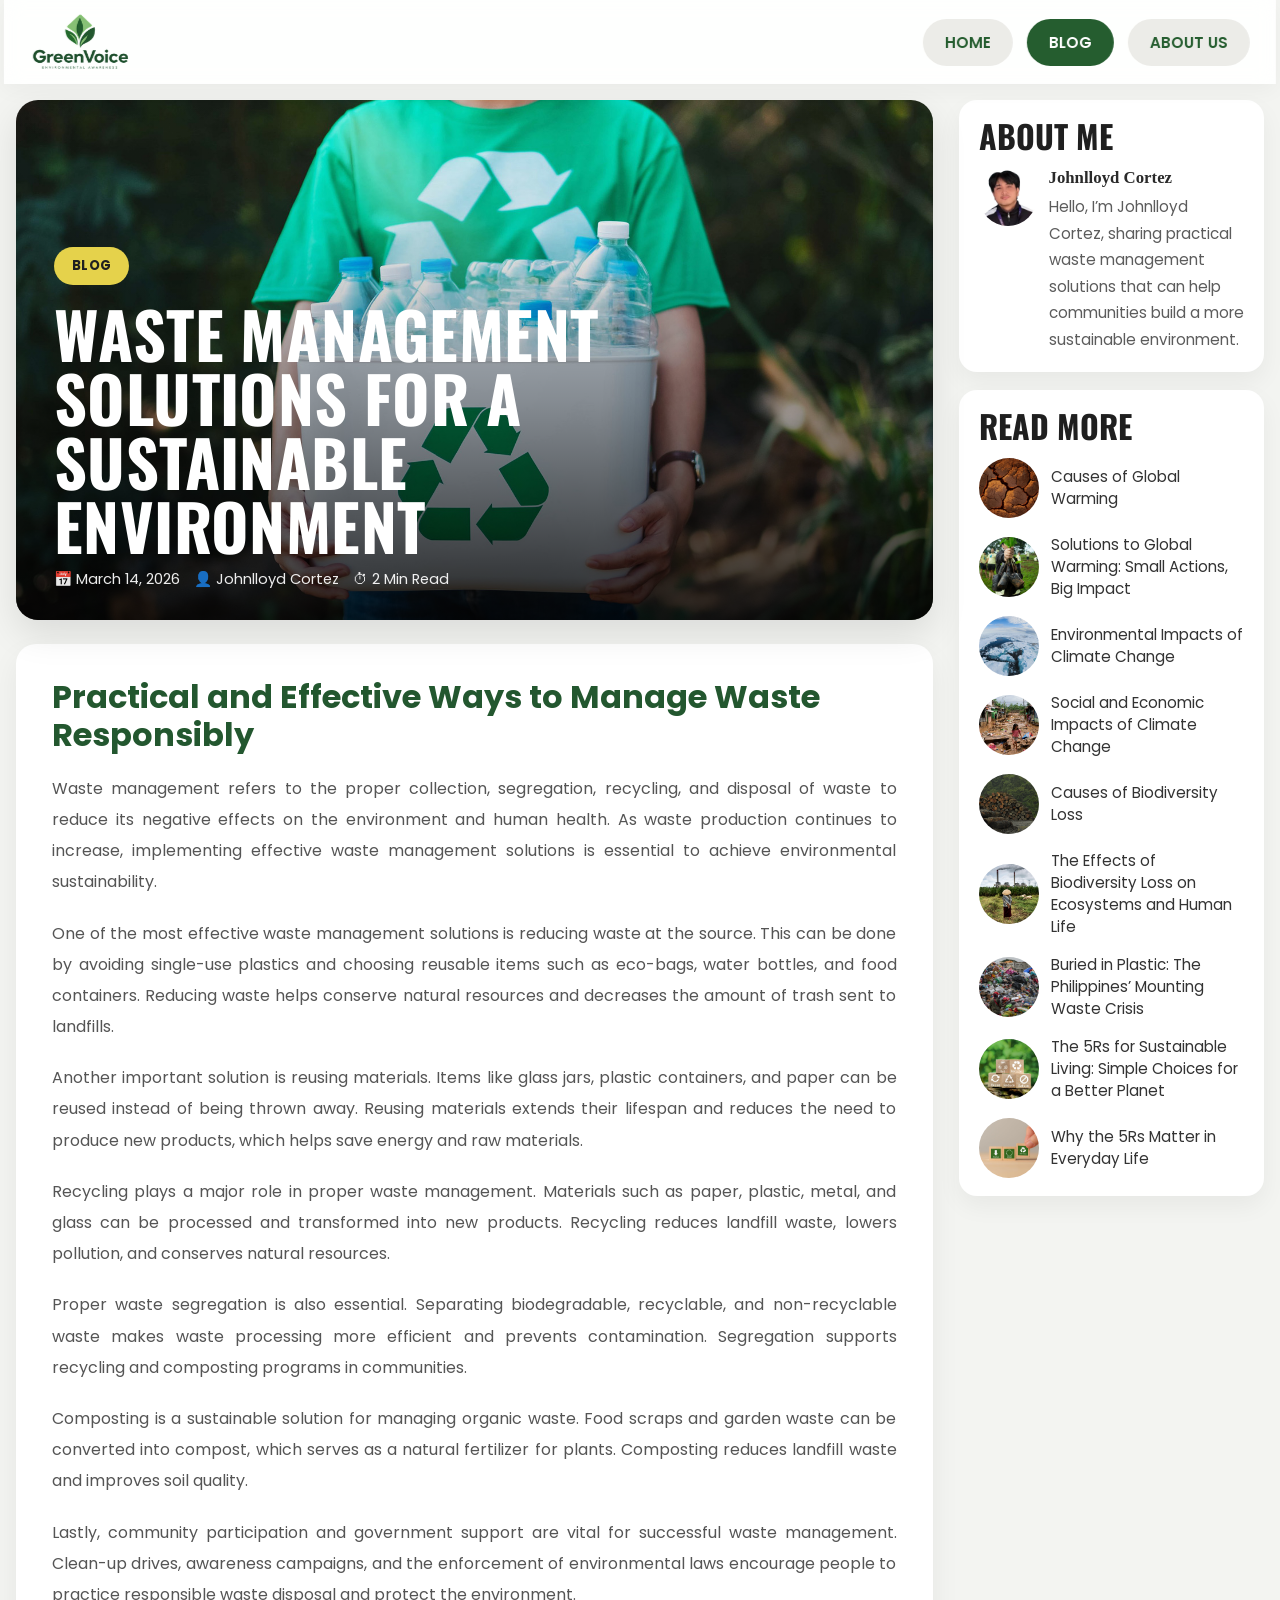
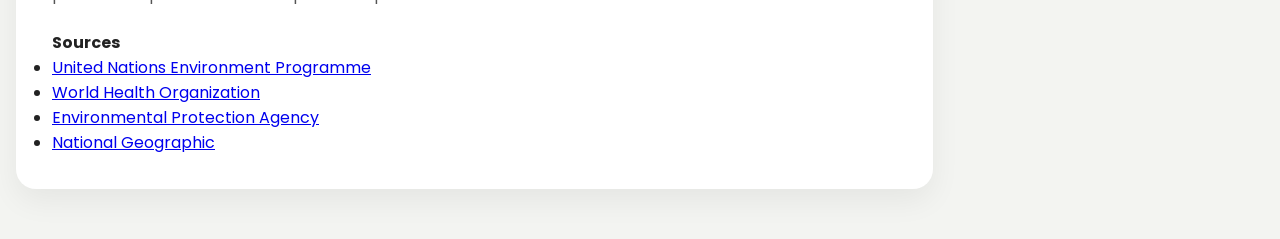
<file: BLOG/blog8.html>
<!DOCTYPE html>
<html lang="en">
<head>
  <meta charset="UTF-8" />
  <meta name="viewport" content="width=device-width, initial-scale=1.0" />
  <title>GreenVoice | Waste Management Solutions for a Sustainable Environment</title>

  <link rel="preconnect" href="https://fonts.googleapis.com">
  <link rel="preconnect" href="https://fonts.gstatic.com" crossorigin>
  <link href="https://fonts.googleapis.com/css2?family=Oswald:wght@400;500;600;700&family=Poppins:wght@300;400;500;600;700&display=swap" rel="stylesheet">
  <link rel="icon" href="favicon.ico" type="image/x-icon">
  <link rel="stylesheet" href="content.css" />
</head>
<body>

  <header class="navbarblog">
    <nav class="nav-menublog">
      <a href="index.html">
        <img src="images/logo2.png" alt="GreenVoice Logo" class="nav-logo">
      </a>
      <div class="blog-links">
        <a href="index.html">HOME</a>
        <a href="blog.html" class="active">BLOG</a>
        <a href="about.html">ABOUT US</a>
      </div>
    </nav>
  </header>

  <main class="content-wrapper">

    <section class="main-content">
      <article class="featured-post">
        <div class="featured-image">
          <img src="images/blog8.png" alt="Waste Management Solutions for a Sustainable Environment">

          <div class="overlay"></div>

          <div class="featured-text">
            <span class="category-tag">BLOG</span>
            <h2>Waste Management Solutions for a Sustainable Environment</h2>

            <div class="post-meta">
              <span>📅 March 14, 2026</span>
              <span>👤 Johnlloyd Cortez</span>
              <span>⏱ 2 Min Read</span>
            </div>
          </div>
        </div>

        <div class="post-description">
          <h3>Practical and Effective Ways to Manage Waste Responsibly</h3>

          <p>Waste management refers to the proper collection, segregation, recycling, and disposal of waste to reduce its negative effects on the environment and human health. As waste production continues to increase, implementing effective waste management solutions is essential to achieve environmental sustainability.</p>
          <p>One of the most effective waste management solutions is reducing waste at the source. This can be done by avoiding single-use plastics and choosing reusable items such as eco-bags, water bottles, and food containers. Reducing waste helps conserve natural resources and decreases the amount of trash sent to landfills.</p>
          <p>Another important solution is reusing materials. Items like glass jars, plastic containers, and paper can be reused instead of being thrown away. Reusing materials extends their lifespan and reduces the need to produce new products, which helps save energy and raw materials.</p>
          <p>Recycling plays a major role in proper waste management. Materials such as paper, plastic, metal, and glass can be processed and transformed into new products. Recycling reduces landfill waste, lowers pollution, and conserves natural resources.</p>
          <p>Proper waste segregation is also essential. Separating biodegradable, recyclable, and non-recyclable waste makes waste processing more efficient and prevents contamination. Segregation supports recycling and composting programs in communities.</p>
          <p>Composting is a sustainable solution for managing organic waste. Food scraps and garden waste can be converted into compost, which serves as a natural fertilizer for plants. Composting reduces landfill waste and improves soil quality.</p>
          <p>Lastly, community participation and government support are vital for successful waste management. Clean-up drives, awareness campaigns, and the enforcement of environmental laws encourage people to practice responsible waste disposal and protect the environment.</p>

          <div class="post-sources">
            <h4>Sources</h4>
            <ul>
              <li><a href="https://www.unep.org" target="_blank" rel="noopener noreferrer">United Nations Environment Programme</a></li>
              <li><a href="https://www.who.int" target="_blank" rel="noopener noreferrer">World Health Organization</a></li>
              <li><a href="https://www.epa.gov" target="_blank" rel="noopener noreferrer">Environmental Protection Agency</a></li>
              <li><a href="https://www.nationalgeographic.com" target="_blank" rel="noopener noreferrer">National Geographic</a></li>
            </ul>
          </div>
        </div>
      </article>
    </section>

    <aside class="sidebar">
      <div class="sidebar-card about-card">
        <h3>ABOUT ME</h3>
        <div class="about-profile">
          <img src="images/blog8-profile.png" alt="Johnlloyd Cortez">
          <div>
            <h4>Johnlloyd Cortez</h4>
            <p>
              Hello, I’m Johnlloyd Cortez, sharing practical waste management solutions that can help communities build a more sustainable environment.
            </p>
          </div>
        </div>
      </div>

      <div class="sidebar-card readmore-card">
        <h3>READ MORE</h3>

        <div class="mini-post">
          <a href="blog1.html" style="display:flex; align-items:center; gap:12px; text-decoration:none; color:inherit;">
            <img src="images/blog1.png" alt="Causes of Global Warming">
            <p>Causes of Global Warming</p>
          </a>
        </div>

        <div class="mini-post">
          <a href="blog2.html" style="display:flex; align-items:center; gap:12px; text-decoration:none; color:inherit;">
            <img src="images/blog2.png" alt="Solutions to Global Warming: Small Actions, Big Impact">
            <p>Solutions to Global Warming: Small Actions, Big Impact</p>
          </a>
        </div>

        <div class="mini-post">
          <a href="blog3.html" style="display:flex; align-items:center; gap:12px; text-decoration:none; color:inherit;">
            <img src="images/blog3.png" alt="Environmental Impacts of Climate Change">
            <p>Environmental Impacts of Climate Change</p>
          </a>
        </div>

        <div class="mini-post">
          <a href="blog4.html" style="display:flex; align-items:center; gap:12px; text-decoration:none; color:inherit;">
            <img src="images/blog4.png" alt="Social and Economic Impacts of Climate Change">
            <p>Social and Economic Impacts of Climate Change</p>
          </a>
        </div>

        <div class="mini-post">
          <a href="blog5.html" style="display:flex; align-items:center; gap:12px; text-decoration:none; color:inherit;">
            <img src="images/blog5.png" alt="Causes of Biodiversity Loss">
            <p>Causes of Biodiversity Loss</p>
          </a>
        </div>

        <div class="mini-post">
          <a href="blog6.html" style="display:flex; align-items:center; gap:12px; text-decoration:none; color:inherit;">
            <img src="images/blog6.png" alt="The Effects of Biodiversity Loss on Ecosystems and Human Life">
            <p>The Effects of Biodiversity Loss on Ecosystems and Human Life</p>
          </a>
        </div>

        <div class="mini-post">
          <a href="blog7.html" style="display:flex; align-items:center; gap:12px; text-decoration:none; color:inherit;">
            <img src="images/blog7.png" alt="Buried in Plastic: The Philippines’ Mounting Waste Crisis">
            <p>Buried in Plastic: The Philippines’ Mounting Waste Crisis</p>
          </a>
        </div>

        <div class="mini-post">
          <a href="blog9.html" style="display:flex; align-items:center; gap:12px; text-decoration:none; color:inherit;">
            <img src="images/blog9.png" alt="The 5Rs for Sustainable Living: Simple Choices for a Better Planet">
            <p>The 5Rs for Sustainable Living: Simple Choices for a Better Planet</p>
          </a>
        </div>

        <div class="mini-post">
          <a href="blog10.html" style="display:flex; align-items:center; gap:12px; text-decoration:none; color:inherit;">
            <img src="images/blog10.png" alt="Why the 5Rs Matter in Everyday Life">
            <p>Why the 5Rs Matter in Everyday Life</p>
          </a>
        </div>
      </div>
    </aside>

  </main>

</body>
</html>
</file>
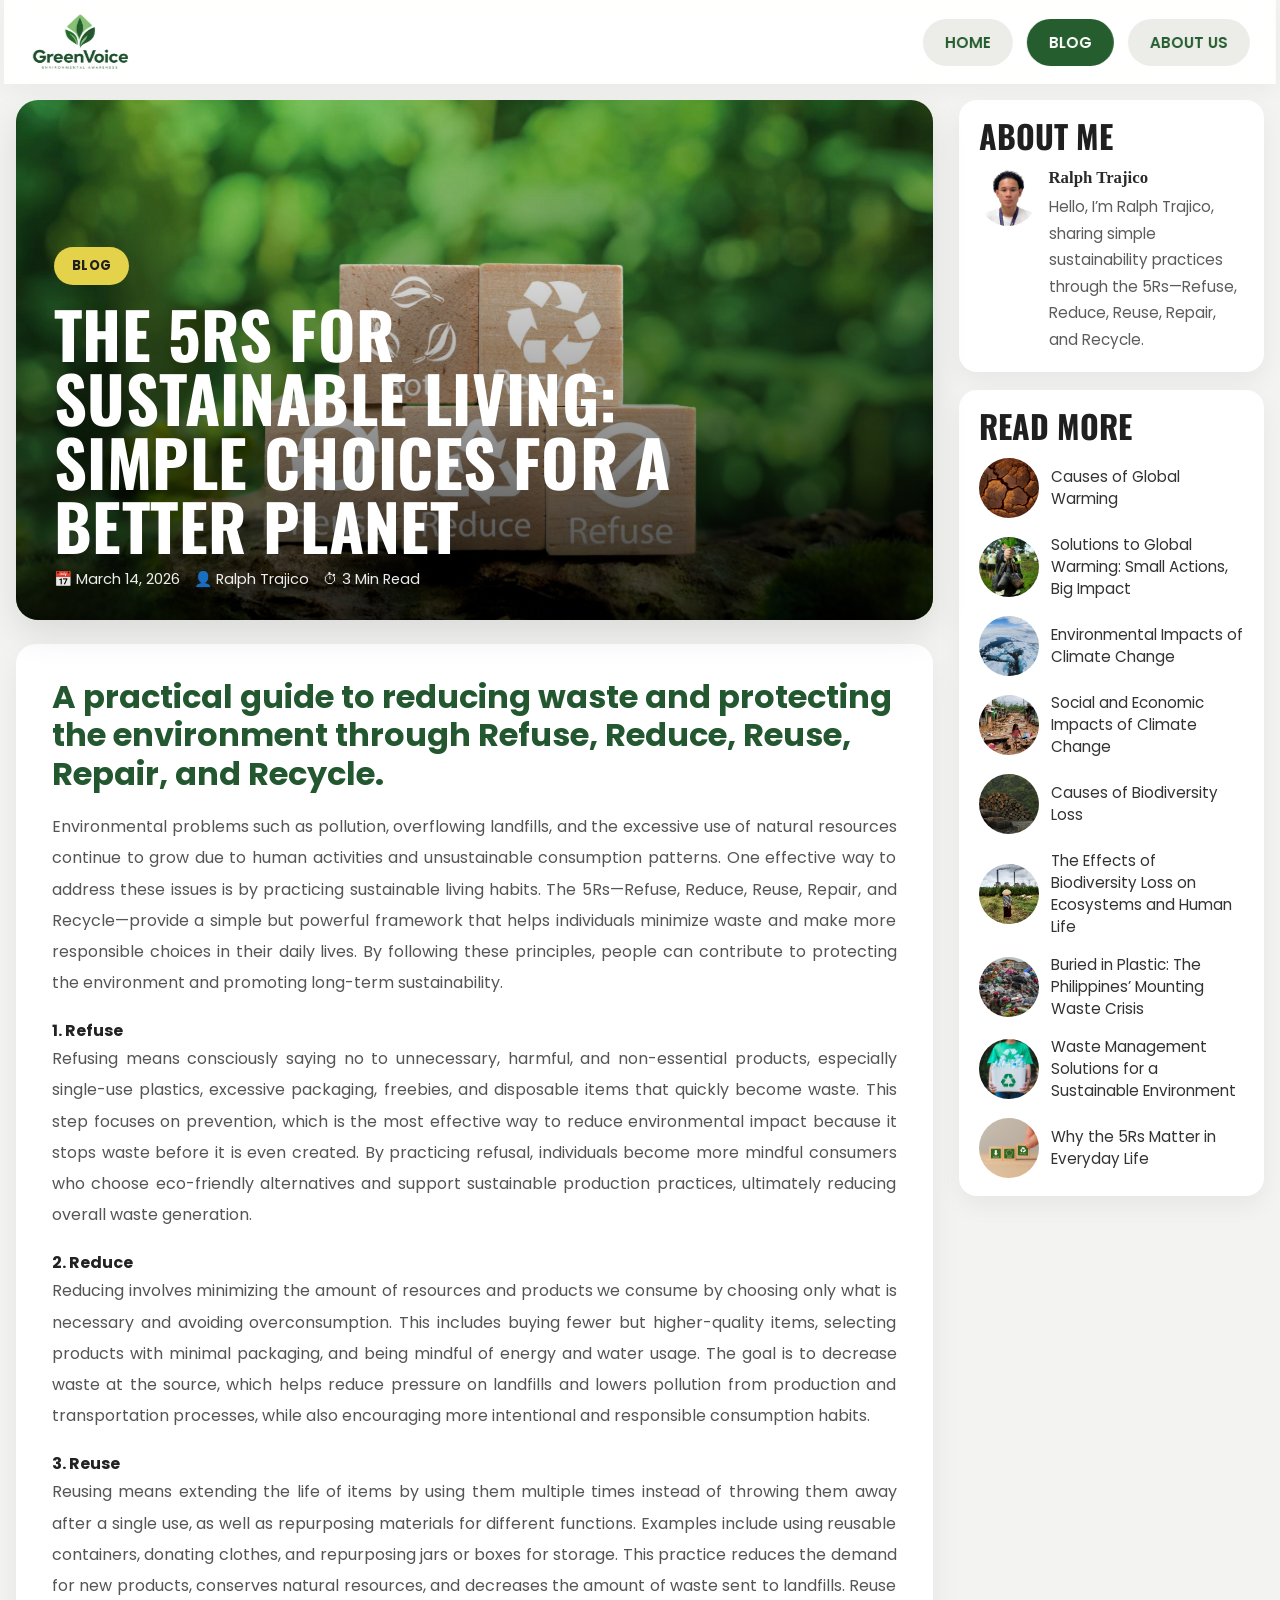
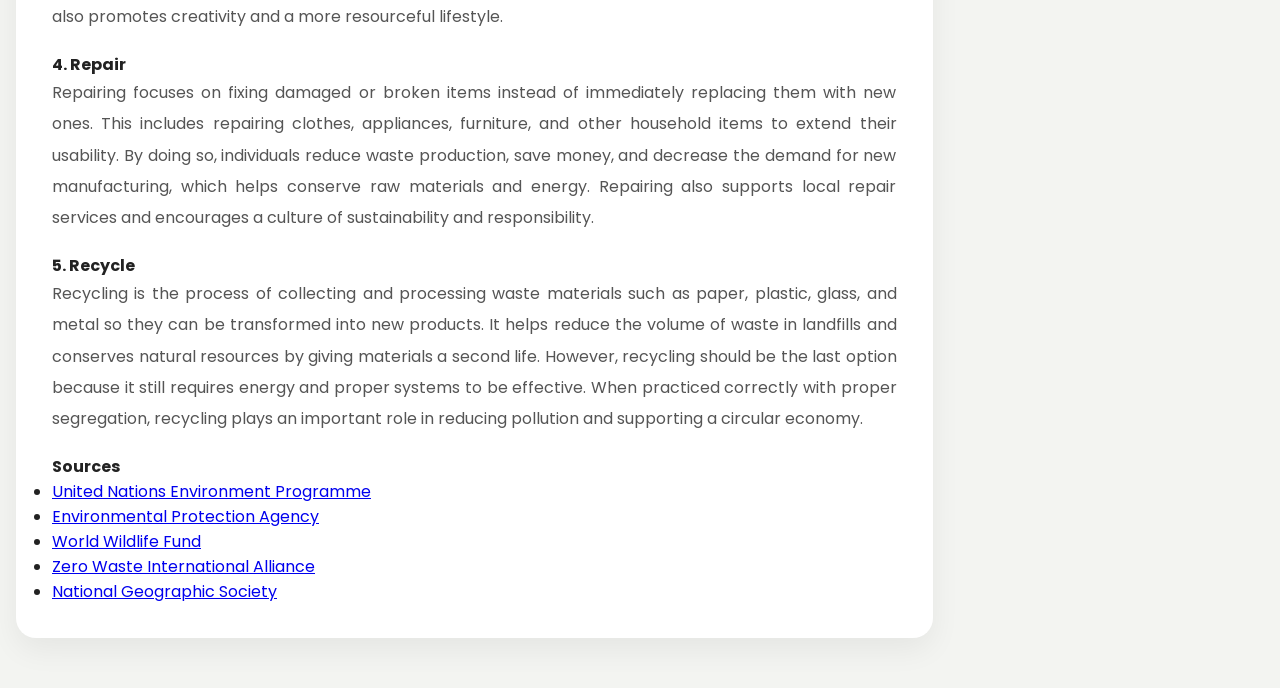
<file: BLOG/blog9.html>
<!DOCTYPE html>
<html lang="en">
<head>
  <meta charset="UTF-8" />
  <meta name="viewport" content="width=device-width, initial-scale=1.0" />
  <title>GreenVoice | The 5Rs for Sustainable Living: Simple Choices for a Better Planet</title>

  <link rel="preconnect" href="https://fonts.googleapis.com">
  <link rel="preconnect" href="https://fonts.gstatic.com" crossorigin>
  <link href="https://fonts.googleapis.com/css2?family=Oswald:wght@400;500;600;700&family=Poppins:wght@300;400;500;600;700&display=swap" rel="stylesheet">
  <link rel="icon" href="favicon.ico" type="image/x-icon">
  <link rel="stylesheet" href="content.css" />
</head>
<body>

  <header class="navbarblog">
    <nav class="nav-menublog">
      <a href="index.html">
        <img src="images/logo2.png" alt="GreenVoice Logo" class="nav-logo">
      </a>
      <div class="blog-links">
        <a href="index.html">HOME</a>
        <a href="blog.html" class="active">BLOG</a>
        <a href="about.html">ABOUT US</a>
      </div>
    </nav>
  </header>

  <main class="content-wrapper">

    <section class="main-content">
      <article class="featured-post">
        <div class="featured-image">
          <img src="images/blog9.png" alt="The 5Rs for Sustainable Living: Simple Choices for a Better Planet">

          <div class="overlay"></div>

          <div class="featured-text">
            <span class="category-tag">BLOG</span>
            <h2>The 5Rs for Sustainable Living: Simple Choices for a Better Planet</h2>

            <div class="post-meta">
              <span>📅 March 14, 2026</span>
              <span>👤 Ralph Trajico</span>
              <span>⏱ 3 Min Read</span>
            </div>
          </div>
        </div>

        <div class="post-description">
          <h3>A practical guide to reducing waste and protecting the environment through Refuse, Reduce, Reuse, Repair, and Recycle.</h3>

          <p>Environmental problems such as pollution, overflowing landfills, and the excessive use of natural resources continue to grow due to human activities and unsustainable consumption patterns. One effective way to address these issues is by practicing sustainable living habits. The 5Rs—Refuse, Reduce, Reuse, Repair, and Recycle—provide a simple but powerful framework that helps individuals minimize waste and make more responsible choices in their daily lives. By following these principles, people can contribute to protecting the environment and promoting long-term sustainability.</p>
          <h4>1. Refuse</h4>
          <p>Refusing means consciously saying no to unnecessary, harmful, and non-essential products, especially single-use plastics, excessive packaging, freebies, and disposable items that quickly become waste. This step focuses on prevention, which is the most effective way to reduce environmental impact because it stops waste before it is even created. By practicing refusal, individuals become more mindful consumers who choose eco-friendly alternatives and support sustainable production practices, ultimately reducing overall waste generation.</p>
          <h4>2. Reduce</h4>
          <p>Reducing involves minimizing the amount of resources and products we consume by choosing only what is necessary and avoiding overconsumption. This includes buying fewer but higher-quality items, selecting products with minimal packaging, and being mindful of energy and water usage. The goal is to decrease waste at the source, which helps reduce pressure on landfills and lowers pollution from production and transportation processes, while also encouraging more intentional and responsible consumption habits.</p>
          <h4>3. Reuse</h4>
          <p>Reusing means extending the life of items by using them multiple times instead of throwing them away after a single use, as well as repurposing materials for different functions. Examples include using reusable containers, donating clothes, and repurposing jars or boxes for storage. This practice reduces the demand for new products, conserves natural resources, and decreases the amount of waste sent to landfills. Reuse also promotes creativity and a more resourceful lifestyle.</p>
          <h4>4. Repair</h4>
          <p>Repairing focuses on fixing damaged or broken items instead of immediately replacing them with new ones. This includes repairing clothes, appliances, furniture, and other household items to extend their usability. By doing so, individuals reduce waste production, save money, and decrease the demand for new manufacturing, which helps conserve raw materials and energy. Repairing also supports local repair services and encourages a culture of sustainability and responsibility.</p>
          <h4>5. Recycle</h4>
          <p>Recycling is the process of collecting and processing waste materials such as paper, plastic, glass, and metal so they can be transformed into new products. It helps reduce the volume of waste in landfills and conserves natural resources by giving materials a second life. However, recycling should be the last option because it still requires energy and proper systems to be effective. When practiced correctly with proper segregation, recycling plays an important role in reducing pollution and supporting a circular economy.</p>

          <div class="post-sources">
            <h4>Sources</h4>
            <ul>
              <li><a href="https://www.unep.org" target="_blank" rel="noopener noreferrer">United Nations Environment Programme</a></li>
              <li><a href="https://www.epa.gov/recycle" target="_blank" rel="noopener noreferrer">Environmental Protection Agency</a></li>
              <li><a href="https://www.worldwildlife.org" target="_blank" rel="noopener noreferrer">World Wildlife Fund</a></li>
              <li><a href="https://zwia.org" target="_blank" rel="noopener noreferrer">Zero Waste International Alliance</a></li>
              <li><a href="https://www.nationalgeographic.org" target="_blank" rel="noopener noreferrer">National Geographic Society</a></li>
            </ul>
          </div>
        </div>
      </article>
    </section>

    <aside class="sidebar">
      <div class="sidebar-card about-card">
        <h3>ABOUT ME</h3>
        <div class="about-profile">
          <img src="images/blog9-profile.png" alt="Ralph Trajico">
          <div>
            <h4>Ralph Trajico</h4>
            <p>
              Hello, I’m Ralph Trajico, sharing simple sustainability practices through the 5Rs—Refuse, Reduce, Reuse, Repair, and Recycle.
            </p>
          </div>
        </div>
      </div>

      <div class="sidebar-card readmore-card">
        <h3>READ MORE</h3>

        <div class="mini-post">
          <a href="blog1.html" style="display:flex; align-items:center; gap:12px; text-decoration:none; color:inherit;">
            <img src="images/blog1.png" alt="Causes of Global Warming">
            <p>Causes of Global Warming</p>
          </a>
        </div>

        <div class="mini-post">
          <a href="blog2.html" style="display:flex; align-items:center; gap:12px; text-decoration:none; color:inherit;">
            <img src="images/blog2.png" alt="Solutions to Global Warming: Small Actions, Big Impact">
            <p>Solutions to Global Warming: Small Actions, Big Impact</p>
          </a>
        </div>

        <div class="mini-post">
          <a href="blog3.html" style="display:flex; align-items:center; gap:12px; text-decoration:none; color:inherit;">
            <img src="images/blog3.png" alt="Environmental Impacts of Climate Change">
            <p>Environmental Impacts of Climate Change</p>
          </a>
        </div>

        <div class="mini-post">
          <a href="blog4.html" style="display:flex; align-items:center; gap:12px; text-decoration:none; color:inherit;">
            <img src="images/blog4.png" alt="Social and Economic Impacts of Climate Change">
            <p>Social and Economic Impacts of Climate Change</p>
          </a>
        </div>

        <div class="mini-post">
          <a href="blog5.html" style="display:flex; align-items:center; gap:12px; text-decoration:none; color:inherit;">
            <img src="images/blog5.png" alt="Causes of Biodiversity Loss">
            <p>Causes of Biodiversity Loss</p>
          </a>
        </div>

        <div class="mini-post">
          <a href="blog6.html" style="display:flex; align-items:center; gap:12px; text-decoration:none; color:inherit;">
            <img src="images/blog6.png" alt="The Effects of Biodiversity Loss on Ecosystems and Human Life">
            <p>The Effects of Biodiversity Loss on Ecosystems and Human Life</p>
          </a>
        </div>

        <div class="mini-post">
          <a href="blog7.html" style="display:flex; align-items:center; gap:12px; text-decoration:none; color:inherit;">
            <img src="images/blog7.png" alt="Buried in Plastic: The Philippines’ Mounting Waste Crisis">
            <p>Buried in Plastic: The Philippines’ Mounting Waste Crisis</p>
          </a>
        </div>

        <div class="mini-post">
          <a href="blog8.html" style="display:flex; align-items:center; gap:12px; text-decoration:none; color:inherit;">
            <img src="images/blog8.png" alt="Waste Management Solutions for a Sustainable Environment">
            <p>Waste Management Solutions for a Sustainable Environment</p>
          </a>
        </div>

        <div class="mini-post">
          <a href="blog10.html" style="display:flex; align-items:center; gap:12px; text-decoration:none; color:inherit;">
            <img src="images/blog10.png" alt="Why the 5Rs Matter in Everyday Life">
            <p>Why the 5Rs Matter in Everyday Life</p>
          </a>
        </div>
      </div>
    </aside>

  </main>

</body>
</html>
</file>
<file: BLOG/about.css>
/* =========================
   RESET / GLOBAL
========================= */
* {
  margin: 0;
  padding: 0;
  box-sizing: border-box;
}

body {
  background:
    radial-gradient(circle at top left, #f8fbf7 0%, #f3f4f1 42%, #eef2ec 100%);
  font-family: 'Poppins', sans-serif;
  color: #222;
  overflow-x: hidden;
}

/* =========================
   NAVBAR
   (UNCHANGED / SAME STYLE)
========================= */
.navbarblog {
  position: absolute;
  top: 0;
  left: 50%;
  transform: translateX(-50%);
  width: 99.4%;
  z-index: 1000;
}

.nav-menublog {
  display: flex;
  align-items: center;
  justify-content: space-between;
  width: 100%;
  padding: 14px 26px;
  background: rgba(255, 255, 255, 0.92);
  backdrop-filter: blur(10px);
}

.navbarblog .nav-logo {
  height: 56px;
  width: auto;
  display: block;
  flex-shrink: 0;
}

.blog-links {
  display: flex;
  align-items: center;
  gap: 14px;
  margin-left: auto;
}

.blog-links a {
  text-decoration: none;
  color: #255d2f;
  background: #ecece8;
  padding: 12px 22px;
  border-radius: 999px;
  font-weight: 600;
  font-size: 0.95rem;
  transition: all 0.3s ease;
}

.blog-links a:hover,
.blog-links a.active {
  background: #255d2f;
  color: #ffffff;
}

/* =========================
   HERO
========================= */
.about-hero {
  position: relative;
  width: 100%;
  height: 72vh;
  min-height: 540px;
  overflow: hidden;
  border-bottom-left-radius: 34px;
  border-bottom-right-radius: 34px;
}

.about-hero-bg {
  width: 100%;
  height: 100%;
  object-fit: cover;
  display: block;
  transform: scale(1.04);
  filter: brightness(0.78);
}

.about-overlay {
  position: absolute;
  inset: 0;
  background:
    linear-gradient(135deg, rgba(11, 25, 14, 0.62), rgba(11, 25, 14, 0.28)),
    linear-gradient(to top, rgba(11, 25, 14, 0.35), rgba(11, 25, 14, 0.08));
}

.about-hero-text {
  position: absolute;
  left: 50%;
  top: 50%;
  transform: translate(-50%, -50%);
  text-align: center;
  color: white;
  width: min(92%, 760px);
}

.about-hero-text::before {
  content: "ABOUT GREENVOICE";
  display: inline-block;
  margin-bottom: 16px;
  padding: 8px 16px;
  border-radius: 999px;
  background: rgba(255, 255, 255, 0.14);
  border: 1px solid rgba(255, 255, 255, 0.18);
  backdrop-filter: blur(6px);
  font-size: 0.82rem;
  font-weight: 600;
  letter-spacing: 1.4px;
}

.about-hero-text h1 {
  font-family: 'Oswald', sans-serif;
  font-size: clamp(3rem, 7vw, 5rem);
  line-height: 1;
  margin-bottom: 14px;
}

.about-hero-text p {
  font-size: 1.05rem;
  line-height: 1.8;
  max-width: 680px;
  margin: 0 auto;
  color: rgba(255, 255, 255, 0.92);
}

/* =========================
   ABOUT SECTION
========================= */
.about-section {
  max-width: 1200px;
  margin: -78px auto 0;
  padding: 0 20px 40px;
  display: grid;
  grid-template-columns: 1.2fr 0.9fr;
  gap: 24px;
  position: relative;
  z-index: 2;
}

.about-box {
  background: rgba(255, 255, 255, 0.96);
  padding: 34px;
  border-radius: 26px;
  border: 1px solid rgba(37, 93, 47, 0.10);
  box-shadow: 0 20px 50px rgba(20, 28, 20, 0.10);
  transition: transform 0.35s ease, box-shadow 0.35s ease;
}

.about-box:hover {
  transform: translateY(-6px);
  box-shadow: 0 24px 55px rgba(20, 28, 20, 0.14);
}

.about-box:first-child {
  background: linear-gradient(180deg, #ffffff 0%, #fbfdfb 100%);
}

.about-box:last-child {
  background: linear-gradient(180deg, #f3f8f4 0%, #ffffff 100%);
}

.about-box h2 {
  font-family: 'Oswald', sans-serif;
  font-size: clamp(1.8rem, 3vw, 2.4rem);
  color: #23572f;
  margin-bottom: 16px;
  line-height: 1.1;
}

.about-box p {
  font-size: 1rem;
  line-height: 1.95;
  color: #5b635d;
  margin-bottom: 16px;
}

.about-box p:last-child {
  margin-bottom: 0;
}

.about-box strong {
  color: #23572f;
}

/* =========================
   TEAM SECTION
========================= */
.team-section {
  max-width: 1200px;
  margin: 0 auto;
  padding: 16px 20px 90px;
}

.team-section h2 {
  font-family: 'Oswald', sans-serif;
  font-size: clamp(2.1rem, 4vw, 3rem);
  color: #23572f;
  margin-bottom: 28px;
  text-align: center;
  position: relative;
}

.team-section h2::after {
  content: "";
  display: block;
  width: 84px;
  height: 4px;
  margin: 10px auto 0;
  border-radius: 999px;
  background: linear-gradient(to right, #79b183, #23572f);
}

/* first member card outside .team-grid */
.team-section > .member-card {
  max-width: 360px;
  margin: 0 auto 28px;
  padding: 30px 24px;
  background: linear-gradient(180deg, #f2f8f3 0%, #ffffff 100%);
  border: 1px solid rgba(37, 93, 47, 0.10);
  border-radius: 24px;
  text-align: center;
  box-shadow: 0 18px 42px rgba(20, 28, 20, 0.10);
}

.team-section > .member-card::before {
  content: "Featured Member";
  display: inline-block;
  margin-bottom: 14px;
  padding: 6px 14px;
  border-radius: 999px;
  background: #23572f;
  color: #fff;
  font-size: 0.78rem;
  font-weight: 600;
  letter-spacing: 0.4px;
}

.team-grid {
  display: grid;
  grid-template-columns: repeat(3, minmax(0, 1fr));
  gap: 22px;
}

.member-card {
  background: rgba(255, 255, 255, 0.94);
  border-radius: 22px;
  padding: 26px 20px;
  text-align: center;
  border: 1px solid rgba(37, 93, 47, 0.08);
  box-shadow: 0 14px 34px rgba(20, 28, 20, 0.08);
  transition: transform 0.3s ease, box-shadow 0.3s ease;
}

.member-card:hover {
  transform: translateY(-8px);
  box-shadow: 0 18px 38px rgba(20, 28, 20, 0.12);
}

.member-card a {
  text-decoration: none;
  color: inherit;
  display: block;
}

.member-card img {
  width: 102px;
  height: 102px;
  object-fit: cover;
  border-radius: 50%;
  margin-bottom: 14px;
  border: 4px solid #f5faf6;
  box-shadow: 0 10px 20px rgba(20, 28, 20, 0.10);
}

.team-section > .member-card img {
  width: 116px;
  height: 116px;
}

.member-card h3 {
  font-size: 1rem;
  line-height: 1.5;
  color: #23572f;
  font-weight: 600;
}

/* =========================
   RESPONSIVE
========================= */
@media (max-width: 980px) {
  .about-section {
    grid-template-columns: 1fr;
    margin-top: -58px;
  }

  .team-grid {
    grid-template-columns: repeat(2, minmax(0, 1fr));
  }

  .about-hero {
    min-height: 500px;
    height: 65vh;
  }
}

@media (max-width: 768px) {
  .nav-menublog {
    flex-direction: column;
    gap: 12px;
    padding: 14px 16px;
  }

  .blog-links {
    flex-wrap: wrap;
    justify-content: center;
    margin-left: 0;
  }

  .blog-links a {
    font-size: 0.85rem;
    padding: 10px 16px;
  }

  .about-hero {
    min-height: 460px;
    height: 58vh;
    border-bottom-left-radius: 24px;
    border-bottom-right-radius: 24px;
  }

  .about-hero-text {
    top: 60%;
  }

  .about-hero-text p {
    font-size: 0.96rem;
  }

  .about-box {
    padding: 26px 22px;
    border-radius: 22px;
  }

  .team-grid {
    grid-template-columns: 1fr 1fr;
  }
}

@media (max-width: 560px) {
  .about-hero {
    min-height: 430px;
    height: 52vh;
  }

  .about-hero-text h1 {
    font-size: 2.4rem;
  }

  .about-hero-text p {
    font-size: 0.9rem;
    line-height: 1.7;
  }

  .about-section {
    margin-top: -40px;
    padding: 0 14px 28px;
  }

  .about-box {
    padding: 22px 18px;
  }

  .about-box h2 {
    font-size: 1.6rem;
  }

  .team-section {
    padding: 10px 14px 70px;
  }

  .team-grid {
    grid-template-columns: 1fr;
  }

  .navbarblog .nav-logo {
    height: 46px;
  }
}



.navbarblog {
  position: fixed;
  top: 0;
  left: 50%;
  transform: translateX(-50%);
  width: 100%;
  z-index: 1000;
}
</file>
<file: BLOG/design.css>
/* =========================
   RESET / GLOBAL
========================= */
* {
  margin: 0;
  padding: 0;
  box-sizing: border-box;
}

body {
  background-color: #e9ebef;
  font-family: 'Poppins', sans-serif;
  padding: 0;
  animation: fadeInBody 1s ease;
}


/* =========================
   HERO SECTION
========================= */
.hero {
  position: relative;
  width: 100%;
  height: 100vh;
  overflow: hidden;
  background-color: #e9ebef;
}

.hero-bg {
  width: 100%;
  height: 100%;
  object-fit: cover;
  object-position: center;
  display: block;
}
/* =========================
   NAVBAR DEFAULT
========================= */
.navbar {
  position: fixed;
  top: 32px;
  right: 40px;
  z-index: 9999;
  transition: all 0.45s ease;
}

.nav-menu {
  display: flex;
  align-items: center;
  gap: 12px;
  background: rgba(255, 255, 255, 0.78);
  padding: 14px 16px;
  border-radius: 35px;
  backdrop-filter: blur(6px);
  transition: all 0.45s ease;
}

.nav-menu a {
  text-decoration: none;
  color: #23572f;
  background-color: rgba(255, 255, 255, 0.85);
  padding: 12px 28px;
  border-radius: 999px;
  font-size: 1.05rem;
  font-weight: 600;
  transition: 0.35s ease;
  white-space: nowrap;
}

.nav-menu a:hover {
  background-color: #23572f;
  color: #ffffff;
}

.nav-menu .search-btn {
  background-color: #23572f;
  color: #ffffff;
}

.nav-menu .search-btn:hover {
  background-color: #1b4524;
}

/* hidden by default */
.nav-logo {
  width: 0;
  height: 42px;
  object-fit: contain;
  opacity: 0;
  margin-right: 0;
  overflow: hidden;
  transition: all 0.35s ease;
}

/* show only when scrolled */
.navbar.scrolled .nav-logo {
  width: 120px;
  height: 50px;
  opacity: 1;
  margin-right: 5px;
}

/* =========================
   PAG LAMPAS NA SA HERO
========================= */
.navbar.scrolled {
  top: 0;
  left: 50%;
  right: auto;
  transform: translateX(-50%);
  width: 100%;
  display: flex;
  justify-content: center;
}

.navbar.scrolled .nav-menu {
  width: 100%;
  max-width: 100%;
  justify-content: flex-start;
  align-items: center;
  padding: 10px 22px;
  border-radius: 0;
  background: rgba(255, 255, 255, 0.82);
  backdrop-filter: blur(10px);
  box-shadow: 0 6px 18px rgba(0, 0, 0, 0.06);
}

.navbar.scrolled .nav-menu a {
  padding: 10px 22px;
  font-size: 0.95rem;
  border-radius: 999px;
}

.navbar.scrolled .search-btn {
  margin-left: auto;
  min-width: 160px;
  text-align: center;
}

.navbar.scrolled .search-btn:hover {
  min-width: 220px;
  border-radius: 999px;
}

/* =========================
   BLOG PREVIEW SECTION
========================= */
.blog-preview {
  background: #f5f5f2;
  padding: 80px 60px;
}

.section-title {
  text-align: center;
  margin-bottom: 50px;
  animation: fadeUp 1s ease;
}

.section-title h2 {
  font-size: 2.5rem;
  color: #23572f;
  margin-bottom: 10px;
}

.section-title p {
  font-size: 1rem;
  color: #555;
}


/* =========================
   LATEST STORIES
========================= */
.content-grid {
  width: 100%;
  margin-bottom: 50px;
}

.posts {
  display: grid;
  grid-template-columns: repeat(3, 1fr);
  gap: 25px;
}

.post-card {
  background: white;
  border-radius: 16px;
  overflow: hidden;
  box-shadow: 0 10px 30px rgba(0, 0, 0, 0.06);
  display: flex;
  flex-direction: column;
  height: 100%;
  transition: transform 0.35s ease, box-shadow 0.35s ease;
}

.post-card:hover {
  transform: translateY(-10px);
  box-shadow: 0 18px 40px rgba(0, 0, 0, 0.12);
}

.post-card img {
  width: 100%;
  height: 240px;
  object-fit: cover;
  display: block;
  transition: transform 0.5s ease;
}

.post-card:hover img {
  transform: scale(1.06);
}

.post-content {
  padding: 24px;
  display: flex;
  flex-direction: column;
  flex: 1;
}

.post-content h3 {
  color: #23572f;
  margin-bottom: 12px;
  font-size: 1.3rem;
  line-height: 1.3;
}

.post-content p {
  color: #555;
  line-height: 1.6;
  margin-bottom: 18px;
  flex: 1;
}

.post-content a {
  display: inline-block;
  text-decoration: none;
  color: white;
  background: #23572f;
  padding: 10px 18px;
  border-radius: 999px;
  font-size: 0.95rem;
  align-self: flex-start;
  transition: 0.3s ease, transform 0.3s ease;
}

.post-content a:hover {
  background: #1b4524;
  transform: translateY(-2px);
}


/* =========================
   FEATURED CARDS
========================= */
.featured-row {
  display: grid;
  grid-template-columns: repeat(3, 1fr);
  gap: 25px;
  margin-top: 20px;
  margin-bottom: 50px;
}

.featured-card {
  position: relative;
  overflow: hidden;
  border-radius: 18px;
  display: block;
  text-decoration: none;
  color: inherit;
  transition: transform 0.35s ease, box-shadow 0.35s ease;
}

.featured-card:hover {
  transform: translateY(-8px);
  box-shadow: 0 16px 36px rgba(0, 0, 0, 0.14);
}

.featured-card img {
  width: 100%;
  height: 280px;
  object-fit: cover;
  display: block;
  transition: transform 0.5s ease;
}

.featured-card:hover img {
  transform: scale(1.08);
}

.featured-overlay {
  position: absolute;
  inset: 0;
  background: rgba(0, 0, 0, 0.25);
  display: flex;
  flex-direction: column;
  justify-content: center;
  align-items: center;
  color: white;
  text-align: center;
  padding: 20px;
  transition: background 0.35s ease;
}

.featured-card:hover .featured-overlay {
  background: rgba(0, 0, 0, 0.35);
}

.featured-overlay span {
  font-size: 0.9rem;
  font-weight: 600;
  margin-bottom: 10px;
  color: #d6f0db;
}

.featured-overlay h3 {
  font-size: 1.6rem;
  max-width: 260px;
  line-height: 1.3;
}


/* =========================
   SIDEBAR / ABOUT / FOLLOW
========================= */
.sidebar {
  display: grid;
  grid-template-columns: 1fr 1fr;
  gap: 25px;
}

.sidebar-box {
  background: white;
  border-radius: 16px;
  padding: 28px;
  box-shadow: 0 10px 30px rgba(0, 0, 0, 0.06);
  transition: transform 0.35s ease, box-shadow 0.35s ease;
}

.sidebar-box:hover {
  transform: translateY(-6px);
  box-shadow: 0 16px 34px rgba(0, 0, 0, 0.10);
}

.sidebar-box h3 {
  color: #23572f;
  margin-bottom: 15px;
}

.sidebar-box p {
  color: #555;
  line-height: 1.6;
}

.socials {
  display: flex;
  gap: 12px;
  flex-wrap: wrap;
}

.socials a {
  text-decoration: none;
  color: #23572f;
  border: 1px solid #23572f;
  padding: 10px 14px;
  border-radius: 999px;
  font-size: 0.9rem;
  transition: 0.3s ease, transform 0.3s ease;
}

.socials a:hover {
  background: #23572f;
  color: #fff;
  transform: translateY(-3px);
}


/* =========================
   GREENVOICE INFO SECTION
========================= */
.greenvoice-info {
  background: #f7f7f2;
  padding: 80px 60px;
}

.greenvoice-top {
  display: grid;
  grid-template-columns: 1.1fr 1fr;
  gap: 40px;
  align-items: start;
  margin-bottom: 35px;
}

.greenvoice-heading h2 {
  font-size: 3rem;
  line-height: 1.1;
  color: #171717;
}

.greenvoice-text p {
  color: #4f4f4f;
  font-size: 1rem;
  line-height: 1.8;
  margin-bottom: 14px;
}

.greenvoice-grid {
  display: grid;
  grid-template-columns: 1.2fr 1fr 0.9fr;
  gap: 20px;
  margin-bottom: 20px;
}


/* =========================
   GREENVOICE CARDS
========================= */
.gv-big-card,
.gv-small-card {
  position: relative;
  overflow: hidden;
  border-radius: 22px;
  display: block;
  text-decoration: none;
  color: inherit;
  transition: transform 0.35s ease, box-shadow 0.35s ease;
}

.gv-big-card:hover,
.gv-small-card:hover {
  transform: translateY(-8px);
  box-shadow: 0 18px 40px rgba(0, 0, 0, 0.14);
}

.gv-big-card {
  min-height: 360px;
}

.gv-small-card {
  min-height: 170px;
}

.gv-middle-column {
  display: grid;
  gap: 20px;
}

.gv-big-card img,
.gv-small-card img {
  width: 100%;
  height: 100%;
  object-fit: cover;
  display: block;
  filter: brightness(0.72);
  transition: transform 0.5s ease, filter 0.5s ease;
}

.gv-big-card:hover img,
.gv-small-card:hover img {
  transform: scale(1.07);
  filter: brightness(0.8);
}

.gv-overlay {
  position: absolute;
  inset: 0;
  padding: 24px;
  display: flex;
  flex-direction: column;
  justify-content: space-between;
  color: white;
}

.gv-overlay span {
  display: inline-block;
  align-self: flex-start;
  background: rgba(255, 255, 255, 0.18);
  padding: 7px 12px;
  border-radius: 999px;
  font-size: 0.8rem;
  font-weight: 500;
  backdrop-filter: blur(6px);
}

.gv-overlay h3 {
  font-size: 2rem;
  line-height: 1.15;
  max-width: 250px;
}

.gv-overlay.small h4 {
  font-size: 1.15rem;
  line-height: 1.3;
  max-width: 210px;
}


/* =========================
   GREENVOICE LINK BOXES
========================= */
.gv-links {
  display: grid;
  gap: 16px;
}

.gv-link-box {
  background: #eaf0e3;
  color: #1f2f22;
  text-decoration: none;
  border-radius: 18px;
  padding: 24px;
  font-size: 1.35rem;
  font-weight: 600;
  display: flex;
  align-items: center;
  min-height: 100px;
  transition: 0.3s ease, transform 0.3s ease, box-shadow 0.3s ease;
}

.gv-link-box:hover {
  background: #dfe9d5;
  transform: translateY(-5px);
  box-shadow: 0 12px 28px rgba(35, 87, 47, 0.10);
}
/* =========================
   GREENVOICE FLIP BANNER
========================= */
.gv-bottom-banner {
  position: relative;
  min-height: 420px;
  perspective: 1200px;
  cursor: pointer;
  border-radius: 22px;
  background: linear-gradient(135deg, #eef3ea, #e4ecdf);
  padding: 12px;
  box-shadow: 0 16px 40px rgba(35, 87, 47, 0.08);
  transition: transform 0.35s ease, box-shadow 0.35s ease;
}

.gv-bottom-banner:hover {
  transform: translateY(-6px);
  box-shadow: 0 20px 44px rgba(35, 87, 47, 0.12);
}

.gv-bottom-banner:focus {
  outline: 3px solid #23572f;
  outline-offset: 6px;
}

.gv-banner-inner {
  position: relative;
  width: 100%;
  min-height: 420px;
  transition: transform 0.8s ease;
  transform-style: preserve-3d;
}

.gv-bottom-banner.flipped .gv-banner-inner {
  transform: rotateY(180deg);
}

.gv-banner-front,
.gv-banner-back {
  position: absolute;
  inset: 0;
  width: 100%;
  min-height: 420px;
  border-radius: 18px;
  overflow: hidden;
  backface-visibility: hidden;
}

/* =========================
   GREENVOICE BANNER FRONT
========================= */
.gv-banner-front {
  position: relative;
}

.gv-banner-front img {
  width: 100%;
  height: 100%;
  object-fit: cover;
  display: block;
  filter: brightness(0.60);
  transition: transform 0.6s ease, filter 0.6s ease;
}

.gv-bottom-banner:hover .gv-banner-front img {
  transform: scale(1.05);
  filter: brightness(0.68);
}

.gv-banner-overlay {
  position: absolute;
  inset: 0;
  padding: 34px;
  display: flex;
  justify-content: space-between;
  align-items: flex-start;
  color: white;
}

.gv-banner-text {
  max-width: 560px;
}

.gv-banner-overlay span {
  display: inline-block;
  background: rgba(255, 255, 255, 0.18);
  padding: 9px 16px;
  border-radius: 999px;
  font-size: 1rem;
  font-weight: 600;
  margin-bottom: 16px;
  backdrop-filter: blur(6px);
}

.gv-banner-overlay h3 {
  font-size: 2.8rem;
  line-height: 1.15;
  max-width: 520px;
  margin-bottom: 16px;
}

.gv-click-hint {
  display: inline-block;
  background: #ffffff59;
  color: #ffffff;
  padding: 12px 18px;
  border-radius: 999px;
  font-size: 1rem;
  font-weight: 600;
  letter-spacing: 0.2px;
  box-shadow: 0 8px 20px rgba(0, 0, 0, 0.18);
  animation: pulseHint 1.8s infinite;
}

.gv-tags {
  display: flex;
  gap: 12px;
  flex-wrap: wrap;
  max-width: 260px;
  justify-content: flex-end;
}

.gv-tags span {
  background: rgba(255, 255, 255, 0.18);
  padding: 10px 14px;
  border-radius: 999px;
  font-size: 0.95rem;
  font-weight: 500;
  backdrop-filter: blur(6px);
  transition: 0.3s ease;
}

.gv-tags span:hover {
  background: rgba(255, 255, 255, 0.28);
}

/* =========================
   GREENVOICE BANNER BACK
========================= */
.gv-banner-back {
  background: #f3f3ef;
  color: #1f1f25;
  transform: rotateY(180deg);
  padding: 32px;
  overflow: hidden;
}

.gv-banner-back-layout {
  display: grid;
  grid-template-columns: 320px 1fr;
  gap: 30px;
  align-items: center;
  height: 100%;
}

.gv-banner-back-image img {
  width: 100%;
  height: 100%;
  max-height: 320px;
  object-fit: cover;
  display: block;
  border-radius: 14px;
  transition: transform 0.5s ease;
}

.gv-banner-back-image img:hover {
  transform: scale(1.04);
}

.gv-banner-back-content {
  max-width: 100%;
}

.gv-banner-back-content span {
  display: inline-block;
  background: #dbe8d7;
  color: #23572f;
  padding: 8px 14px;
  border-radius: 999px;
  font-size: 1rem;
  font-weight: 700;
  margin-bottom: 16px;
}

.gv-banner-back-content h3 {
  font-size: 3.2rem;
  line-height: 1.05;
  margin-bottom: 20px;
  color: #202028;
}

.gv-banner-back-content p {
  font-size: 1.12rem;
  line-height: 1.9;
  color: #4f4f55;
  margin-bottom: 16px;
}

/* =========================
   RESPONSIVE
========================= */
@media (max-width: 900px) {
  .gv-bottom-banner,
  .gv-banner-inner,
  .gv-banner-front,
  .gv-banner-back {
    min-height: 560px;
  }

  .gv-banner-back-layout {
    grid-template-columns: 1fr;
    gap: 20px;
  }

  .gv-banner-back-image img {
    max-height: 220px;
  }

  .gv-banner-back-content h3 {
    font-size: 2.2rem;
  }

  .gv-banner-back-content p {
    font-size: 1rem;
    line-height: 1.7;
  }

  .gv-banner-overlay {
    flex-direction: column;
    gap: 20px;
  }

  .gv-banner-overlay h3 {
    font-size: 2rem;
    max-width: 100%;
  }

  .gv-click-hint {
    font-size: 0.95rem;
  }

  .gv-tags {
    justify-content: flex-start;
    max-width: 100%;
  }
}

@media (max-width: 600px) {
  .gv-banner-overlay {
    padding: 24px;
  }

  .gv-banner-overlay h3 {
    font-size: 1.6rem;
  }

  .gv-banner-overlay span,
  .gv-tags span,
  .gv-banner-back-content span {
    font-size: 0.85rem;
  }

  .gv-click-hint {
    font-size: 0.88rem;
    padding: 10px 14px;
  }

  .gv-banner-back-content h3 {
    font-size: 1.8rem;
  }

  .gv-banner-back-content p {
    font-size: 0.95rem;
  }
}

/* =========================
   ANIMATION
========================= */
@keyframes pulseHint {
  0% {
    transform: scale(1);
    box-shadow: 0 8px 20px rgba(0, 0, 0, 0.18);
  }
  50% {
    transform: scale(1.04);
    box-shadow: 0 12px 24px rgba(0, 0, 0, 0.22);
  }
  100% {
    transform: scale(1);
    box-shadow: 0 8px 20px rgba(0, 0, 0, 0.18);
  }
}

/* =========================
   RESPONSIVE - SMALL MOBILE
========================= */
@media (max-width: 600px) {
  .navbar {
    top: 15px;
    right: 15px;
    left: 15px;
  }

  .nav-menu {
    padding: 10px;
    gap: 8px;
  }

  .nav-menu a {
    font-size: 0.8rem;
    padding: 9px 16px;
  }

  .blog-preview {
    padding: 60px 20px;
  }

  .section-title h2 {
    font-size: 2rem;
  }
}


/* =========================
   KEYFRAMES
========================= */
@keyframes fadeInBody {
  from {
    opacity: 0;
  }
  to {
    opacity: 1;
  }
}

@keyframes slideDown {
  from {
    opacity: 0;
    transform: translateY(-20px);
  }
  to {
    opacity: 1;
    transform: translateY(0);
  }
}

@keyframes fadeUp {
  from {
    opacity: 0;
    transform: translateY(25px);
  }
  to {
    opacity: 1;
    transform: translateY(0);
  }
}

@keyframes zoomHero {
  from {
    transform: scale(1);
  }
  to {
    transform: scale(1.05);
  }
}

/* =========================
   BLOG HERO
========================= */
.blog-hero {
  position: relative;
  width: 100%;
  height: 58vh;
  overflow: hidden;
  margin-bottom: 30px;
  margin-top: 50px;
}

.blog-hero-bg {
  width: 100%;
  height: 100%;
  object-fit: cover;
  display: block;
  filter: brightness(0.6);
}

.blog-hero-overlay {
  position: absolute;
  inset: 0;
  display: flex;
  flex-direction: column;
  justify-content: center;
  align-items: center;
  color: #fff;
  text-align: center;
  padding: 20px;
  animation: fadeUp 1s ease;
}

.blog-badge {
  display: inline-block;
  background: rgba(255, 255, 255, 0.18);
  padding: 8px 16px;
  border-radius: 999px;
  margin-bottom: 18px;
  font-size: 0.9rem;
  backdrop-filter: blur(6px);
}

.blog-hero-overlay h1 {
  font-size: 3.5rem;
  line-height: 1.1;
  margin-bottom: 14px;
}

.blog-hero-overlay p {
  max-width: 700px;
  font-size: 1rem;
  line-height: 1.7;
}

/* =========================
   BLOG TOOLBAR
========================= */
.blog-toolbar {
  display: flex;
  justify-content: space-between;
  align-items: center;
  gap: 20px;
  padding: 0 60px 30px;
  flex-wrap: wrap;
}

.blog-categories {
  display: flex;
  align-items: center;
  gap: 14px;
  flex-wrap: wrap;
}

.blog-categories span {
  color: #777;
  font-size: 0.95rem;
}

.blog-categories a {
  text-decoration: none;
  color: #23572f;
  font-weight: 600;
  transition: 0.3s ease;
}

.blog-categories a:hover,
.blog-categories a.active {
  color: #1b4524;
}

/* =========================
   BLOG SEARCH BAR
========================= */
.blog-search-box {
  display: flex;
  align-items: center;
  width: 100%;
  max-width: 420px;
  background: rgba(255, 255, 255, 0.9);
  border: 2px solid rgba(35, 87, 47, 0.18);
  border-radius: 999px;
  overflow: hidden;
  box-shadow: 0 8px 24px rgba(35, 87, 47, 0.08);
  transition: all 0.3s ease;
}

.blog-search-box:focus-within {
  border-color: #23572f;
  box-shadow: 0 10px 28px rgba(35, 87, 47, 0.16);
  transform: translateY(-2px);
}

.blog-search-box input {
  flex: 1;
  border: none;
  outline: none;
  background: transparent;
  padding: 14px 18px;
  font-family: 'Poppins', sans-serif;
  font-size: 0.95rem;
  color: #23572f;
}

.blog-search-box input::placeholder {
  color: #7a8a7d;
  font-weight: 400;
}

.blog-search-box button {
  border: none;
  background: #23572f;
  color: white;
  padding: 14px 24px;
  cursor: pointer;
  font-family: 'Poppins', sans-serif;
  font-size: 0.92rem;
  font-weight: 600;
  border-radius: 999px;
  margin: 5px;
  transition: all 0.3s ease;
}

.blog-search-box button:hover {
  background: #1b4524;
  transform: translateX(-2px) scale(1.02);
}

.blog-search-box button:active {
  transform: scale(0.98);
}

/* =========================
   BLOG GRID
========================= */
.blog-list-section {
  padding: 0 60px 80px;
}

.blog-list-grid {
  display: grid;
  grid-template-columns: repeat(3, 1fr);
  gap: 28px;
}

.blog-card {
  background: #fff;
  border-radius: 18px;
  overflow: hidden;
  box-shadow: 0 10px 28px rgba(0, 0, 0, 0.06);
  transition: transform 0.35s ease, box-shadow 0.35s ease;
  animation: fadeUp 0.8s ease;
  text-decoration: none;
  color: inherit;
  display: block;
}

.blog-card:hover {
  transform: translateY(-8px);
  box-shadow: 0 16px 36px rgba(0, 0, 0, 0.10);
}

.blog-card img {
  width: 100%;
  height: 250px;
  object-fit: cover;
  display: block;
  transition: transform 0.45s ease;
}

.blog-card:hover img {
  transform: scale(1.05);
}

.blog-card-content {
  padding: 22px;
}

.blog-card-content h3 {
  color: #23572f;
  font-size: 1.6rem;
  line-height: 1.2;
  margin-bottom: 12px;
}

.blog-card-content p {
  color: #555;
  line-height: 1.7;
  margin-bottom: 18px;
}

.blog-tags {
  display: flex;
  gap: 8px;
  flex-wrap: wrap;
  margin-bottom: 18px;
}

.blog-tags span {
  background: #f1e9ee;
  color: #6d4565;
  padding: 6px 10px;
  border-radius: 999px;
  font-size: 0.78rem;
  font-weight: 500;
}

.blog-meta {
  display: flex;
  justify-content: space-between;
  gap: 10px;
  flex-wrap: wrap;
  color: #444;
  font-size: 0.9rem;
  font-weight: 600;
}

/* =========================
   RESPONSIVE
========================= */
@media (max-width: 1000px) {
  .blog-list-grid {
    grid-template-columns: repeat(2, 1fr);
  }

  .blog-hero-overlay h1 {
    font-size: 2.8rem;
  }
}

@media (max-width: 700px) {
  .blog-toolbar,
  .blog-list-section {
    padding-left: 20px;
    padding-right: 20px;
  }

  .blog-list-grid {
    grid-template-columns: 1fr;
  }

  .blog-hero {
    height: 50vh;
  }

  .blog-hero-overlay h1 {
    font-size: 2.2rem;
  }

  .blog-search-box {
    min-width: 100%;
  }
}

/* =========================
   BLOG AUTHOR
========================= */

.blog-author {
  display: flex;
  align-items: center;
  gap: 12px;
  margin-bottom: 14px;
}

.blog-author img {
  width: 42px;
  height: 42px;
  border-radius: 50%;
  object-fit: cover;
  display: block;
  border: 2px solid #dbe8d7;
}

.blog-author div {
  display: flex;
  flex-direction: column;
  line-height: 1.2;
}

.blog-author strong {
  font-size: 0.92rem;
  color: #23572f;
}

.blog-author span {
  font-size: 0.78rem;
  color: #777;
}

/* =========================
   BLOG NAVBAR ONLY
========================= */
.navbarblog {
  position: fixed;
  top: 0;
  left: 50%;
  transform: translateX(-50%);
  width: 100%;
  z-index: 1000;
}
.nav-menublog {
  display: flex;
  align-items: center;
  justify-content: space-between;
  width: 100%;
  padding: 12px 24px;
  background: rgba(255, 255, 255, 0.90);
  backdrop-filter: blur(8px);
}

.navbarblog .nav-logo {
  height: 54px;
  width: auto;
  display: block;
  flex-shrink: 0;
  opacity: 1;
  margin-right: 0;
}

.blog-links {
  display: flex;
  align-items: center;
  gap: 16px;
  margin-left: auto;
}

.blog-links a {
  text-decoration: none;
  color: #255d2f;
  background: #ecece8;
  padding: 12px 22px;
  border-radius: 999px;
  font-weight: 600;
  font-size: 0.95rem;
  transition: all 0.3s ease;
}

.blog-links a:hover {
  background: #255d2f;
  color: #ffffff;
  transform: translateY(-2px);
}

.blog-links a.active,
.blog-links a[aria-current="page"] {
  background: #255d2f !important;
  color: #ffffff !important;
  transform: none;
}

/* =========================
   NAV SEARCH EXPAND LEFT
========================= */
.nav-search {
  margin-left: auto;
  display: flex;
  align-items: center;
  justify-content: flex-end;
  gap: 10px;
}

.nav-search input {
  width: 0;
  opacity: 0;
  padding: 12px 0;
  border: 2px solid #23572f;
  outline: none;
  background: #fff;
  color: #23572f;
  border-radius: 999px;
  font-family: 'Poppins', sans-serif;
  font-size: 0.95rem;
  transition: width 0.4s ease, opacity 0.25s ease, padding 0.25s ease;
  pointer-events: none;
}



.nav-search.active input {
  width: 260px;
  opacity: 1;
  padding: 12px 16px;
  pointer-events: auto;
}

.nav-search input::placeholder {
  color: #7a8a7d;
}

.search-trigger {
  border: none;
  background: #23572f;
  color: #fff;
  padding: 12px 26px;
  border-radius: 999px;
  font-size: 1.05rem;
  font-weight: 600;
  font-family: 'Poppins', sans-serif;
  cursor: pointer;
  transition: all 0.35s ease;
  white-space: nowrap;
  flex-shrink: 0;
}

.search-trigger:hover {
  background: #1b4524;
  transform: translateY(-2px);
}

@media (max-width: 900px) {
  .nav-search.active input {
    width: 220px;
  }
}

@media (max-width: 600px) {
  .nav-search {
    width: 100%;
    justify-content: center;
  }

  .nav-search.active input {
    width: 180px;
  }

  .search-trigger {
    padding: 10px 18px;
    font-size: 0.9rem;
  }
}

.search-highlight {
  background: #ffe66d;
  color: #111;
  padding: 1px 3px;
  border-radius: 4px;
}

.nav-menu a.active {
  background-color: #23572f;
  color: #ffffff;
}
.sidebar-link-box {
  display: block;
  text-decoration: none;
  color: inherit;
  cursor: pointer;
}

.sidebar-link-box:hover {
  transform: translateY(-6px);
}

.sidebar-link-text {
  display: inline-block;
  margin-top: 15px;
  font-size: 0.9rem;
  font-weight: 600;
  color: #23572f;
}

.gv-link-box {
  background: #eaf0e3;
  color: #1f2f22;
  text-decoration: none;
  border-radius: 18px;
  padding: 24px;
  display: flex;
  flex-direction: column;
  justify-content: center;
  align-items: flex-start;
  gap: 8px;
  min-height: 120px;
  transition: 0.3s ease, transform 0.3s ease, box-shadow 0.3s ease;
}

.gv-link-title {
  font-size: 2rem;
  font-weight: 600;
  line-height: 1.2;
  font-weight: 700;
  color:#16491f;
}

.gv-link-desc {
  display: block;
  font-size: 0.9rem;
  line-height: 1.5;
  color: #00000073;
  font-weight: 400;
}



.socials {
  display: flex;
  gap: 12px;
  flex-wrap: wrap;
}

.socials a {
  width: 60px;
  height: 60px;
  display: flex;
  align-items: center;
  justify-content: center;
  text-decoration: none;
  color: #23572f;
  border: 1px solid #23572f;
  border-radius: 50%;
  font-size: 1.1rem;
  transition: 0.3s ease, transform 0.3s ease;
  background: white;
}

.socials a:hover {
  background: #23572f;
  color: #fff;
  transform: translateY(-3px);
}
</file>
<file: BLOG/content.css>
/* =========================
   RESET / GLOBAL
========================= */
* {
  margin: 0;
  padding: 0;
  box-sizing: border-box;
}

body {
  background: #f3f4f1;
  font-family: 'Poppins', sans-serif;
  color: #222;
}

/* =========================
   BLOG NAVBAR
========================= */
.navbarblog {
  position: absolute;
  top: 0;
  left: 50%;
  transform: translateX(-50%);
  width: 99.4%;
  z-index: 1000;
}

.nav-menublog {
  display: flex;
  align-items: center;
  justify-content: space-between;
  width: 100%;
  padding: 14px 26px;
  background: rgba(255, 255, 255, 0.92);
  backdrop-filter: blur(10px);
  box-shadow: 0 6px 20px rgba(0, 0, 0, 0.04);
}

.navbarblog .nav-logo {
  height: 56px;
  width: auto;
  display: block;
  flex-shrink: 0;
}

.blog-links {
  display: flex;
  align-items: center;
  gap: 14px;
  margin-left: auto;
}

.blog-links a {
  text-decoration: none;
  color: #255d2f;
  background: #ecece8;
  padding: 12px 22px;
  border-radius: 999px;
  font-weight: 600;
  font-size: 0.95rem;
  transition: all 0.3s ease;
}
.blog-links a {
  text-decoration: none;
  color: #255d2f;
  background: #ecece8;
  padding: 12px 22px;
  border-radius: 999px;
  font-weight: 600;
  font-size: 0.95rem;
  transition: all 0.3s ease;
}

.blog-links a:hover {
  background: #255d2f;
  color: #ffffff;
  transform: translateY(-2px);
}

.blog-links a.active,
.blog-links a[aria-current="page"] {
  background: #255d2f !important;
  color: #ffffff !important;
  transform: none;
}



/* =========================
   MAIN LAYOUT
========================= */
.content-wrapper {
  max-width: 1280px;
  margin: 100px auto 50px;
  padding: 0 16px;
  display: grid;
  grid-template-columns: minmax(0, 2.7fr) minmax(240px, 0.9fr);
  gap: 26px;
  align-items: start;
}

/* =========================
   LEFT / FEATURED POST
========================= */
.featured-post {
  background: transparent;
}

.featured-image {
  position: relative;
  overflow: hidden;
  border-radius: 22px;
  box-shadow: 0 14px 36px rgba(0, 0, 0, 0.10);
}

.featured-image img {
  width: 100%;
  height: 520px;
  object-fit: cover;
  display: block;
  transition: transform 0.55s ease;
}

.featured-image:hover img {
  transform: scale(1.05);
}

.overlay {
  position: absolute;
  inset: 0;
  background: linear-gradient(
    to top,
    rgba(0, 0, 0, 0.82) 0%,
    rgba(0, 0, 0, 0.36) 42%,
    rgba(0, 0, 0, 0.08) 75%,
    rgba(0, 0, 0, 0.02) 100%
  );
}

.featured-text {
  position: absolute;
  left: 38px;
  bottom: 30px;
  color: #fff;
  z-index: 2;
  max-width: 74%;
}

.category-tag {
  display: inline-block;
  background: #e5d24b;
  color: #202020;
  font-size: 0.82rem;
  font-weight: 700;
  padding: 9px 18px;
  border-radius: 999px;
  margin-bottom: 16px;
  letter-spacing: 0.3px;
}

.featured-text h2 {
  font-family: 'Oswald', sans-serif;
  font-size: 4rem;
  line-height: 1;
  font-weight: 700;
  margin-bottom: 12px;
  text-transform: uppercase;
  letter-spacing: 0.4px;
}

.post-meta {
  display: flex;
  flex-wrap: wrap;
  gap: 14px;
  font-size: 0.92rem;
  color: rgba(255, 255, 255, 0.92);
}

/* =========================
   ARTICLE CONTENT
========================= */
.post-description {
  background: #ffffff;
  margin-top: 24px;
  padding: 34px 36px;
  border-radius: 20px;
  box-shadow: 0 12px 30px rgba(0, 0, 0, 0.06);
}

.post-description h3 {
  font-size: 2rem;
  color: #23572f;
  margin-bottom: 18px;
  line-height: 1.2;
}

.post-description p {
  font-size: 1rem;
  line-height: 1.95;
  color: #555;
  margin-bottom: 20px;
  text-align: justify;
}

.post-description p:last-child {
  margin-bottom: 0;
}

/* =========================
   SIDEBAR
========================= */
.sidebar {
  display: flex;
  flex-direction: column;
  gap: 18px;
}

.sidebar-card {
  background: #ffffff;
  padding: 20px 20px 18px;
  border-radius: 18px;
  box-shadow: 0 10px 24px rgba(0, 0, 0, 0.05);
  transition: transform 0.3s ease, box-shadow 0.3s ease;
}

.sidebar-card:hover {
  transform: translateY(-4px);
  box-shadow: 0 14px 28px rgba(0, 0, 0, 0.08);
}

.sidebar-card h3 {
  font-family: 'Oswald', sans-serif;
  font-size: 2rem;
  margin-bottom: 16px;
  color: #1f1f1f;
  line-height: 1;
}

/* =========================
   ABOUT ME
========================= */
.about-profile {
  display: flex;
  gap: 12px;
  align-items: flex-start;
}

.about-profile img {
  width: 58px;
  height: 58px;
  border-radius: 50%;
  object-fit: cover;
  flex-shrink: 0;
}

.about-profile h4 {
  font-size: 1.05rem;
  margin-bottom: 6px;
  font-weight: 600;
  font-family: 'Georgia', serif;
  color: #2a2a2a;
}

.about-profile p {
  font-size: 0.95rem;
  line-height: 1.75;
  color: #5c5c5c;
}

/* =========================
   READ MORE
========================= */
.mini-post {
  display: flex;
  gap: 12px;
  align-items: center;
  margin-bottom: 16px;
  transition: 0.3s ease;
  cursor: pointer;
}

.mini-post:last-child {
  margin-bottom: 0;
}

.mini-post:hover {
  transform: translateX(5px);
}

.mini-post img {
  width: 60px;
  height: 60px;
  border-radius: 50%;
  object-fit: cover;
  flex-shrink: 0;
}

.mini-post p {
  font-size: 0.95rem;
  line-height: 1.45;
  color: #333;
}

/* =========================
   RESPONSIVE
========================= */
@media (max-width: 1150px) {
  .content-wrapper {
    grid-template-columns: minmax(0, 2.35fr) minmax(220px, 0.95fr);
  }

  .featured-text h2 {
    font-size: 3.4rem;
    max-width: 100%;
  }
}

@media (max-width: 992px) {
  .content-wrapper {
    grid-template-columns: 1fr;
    gap: 22px;
  }

  .sidebar {
    order: 2;
  }

  .main-content {
    order: 1;
  }
}

@media (max-width: 768px) {
  .content-wrapper {
    margin-top: 112px;
    padding: 0 14px 40px;
  }

  .featured-image {
    border-radius: 18px;
  }

  .featured-image img {
    height: 400px;
  }

  .featured-text {
    left: 24px;
    right: 24px;
    bottom: 22px;
    max-width: 100%;
  }

  .featured-text h2 {
    font-size: 2.7rem;
  }

  .post-meta {
    gap: 10px;
    font-size: 0.85rem;
  }

  .post-description {
    padding: 26px 22px;
    border-radius: 18px;
  }

  .post-description h3 {
    font-size: 1.6rem;
  }

  .post-description p {
    text-align: left;
  }

  .about-profile {
    flex-direction: column;
    align-items: flex-start;
  }

  .nav-menublog {
    flex-direction: column;
    gap: 12px;
    padding: 14px 16px;
  }

  .blog-links {
    flex-wrap: wrap;
    justify-content: center;
    margin-left: 0;
  }

  .blog-links a {
    font-size: 0.84rem;
    padding: 10px 16px;
  }
}

@media (max-width: 480px) {
  .content-wrapper {
    margin-top: 118px;
    padding: 0 10px 32px;
  }

  .featured-image img {
    height: 330px;
  }

  .featured-text {
    left: 18px;
    right: 18px;
    bottom: 18px;
  }

  .category-tag {
    font-size: 0.72rem;
    padding: 7px 14px;
    margin-bottom: 12px;
  }

  .featured-text h2 {
    font-size: 2.05rem;
    line-height: 1.03;
  }

  .post-meta {
    gap: 8px;
    font-size: 0.78rem;
  }

  .post-description {
    padding: 22px 18px;
  }

  .post-description h3 {
    font-size: 1.35rem;
  }

  .post-description p {
    font-size: 0.95rem;
  }

  .sidebar-card {
    padding: 18px 16px 16px;
  }

  .sidebar-card h3 {
    font-size: 1.7rem;
  }

  .mini-post img {
    width: 54px;
    height: 54px;
  }

  .mini-post p {
    font-size: 0.88rem;
  }

  .navbarblog .nav-logo {
    height: 46px;
  }
}
</file>
